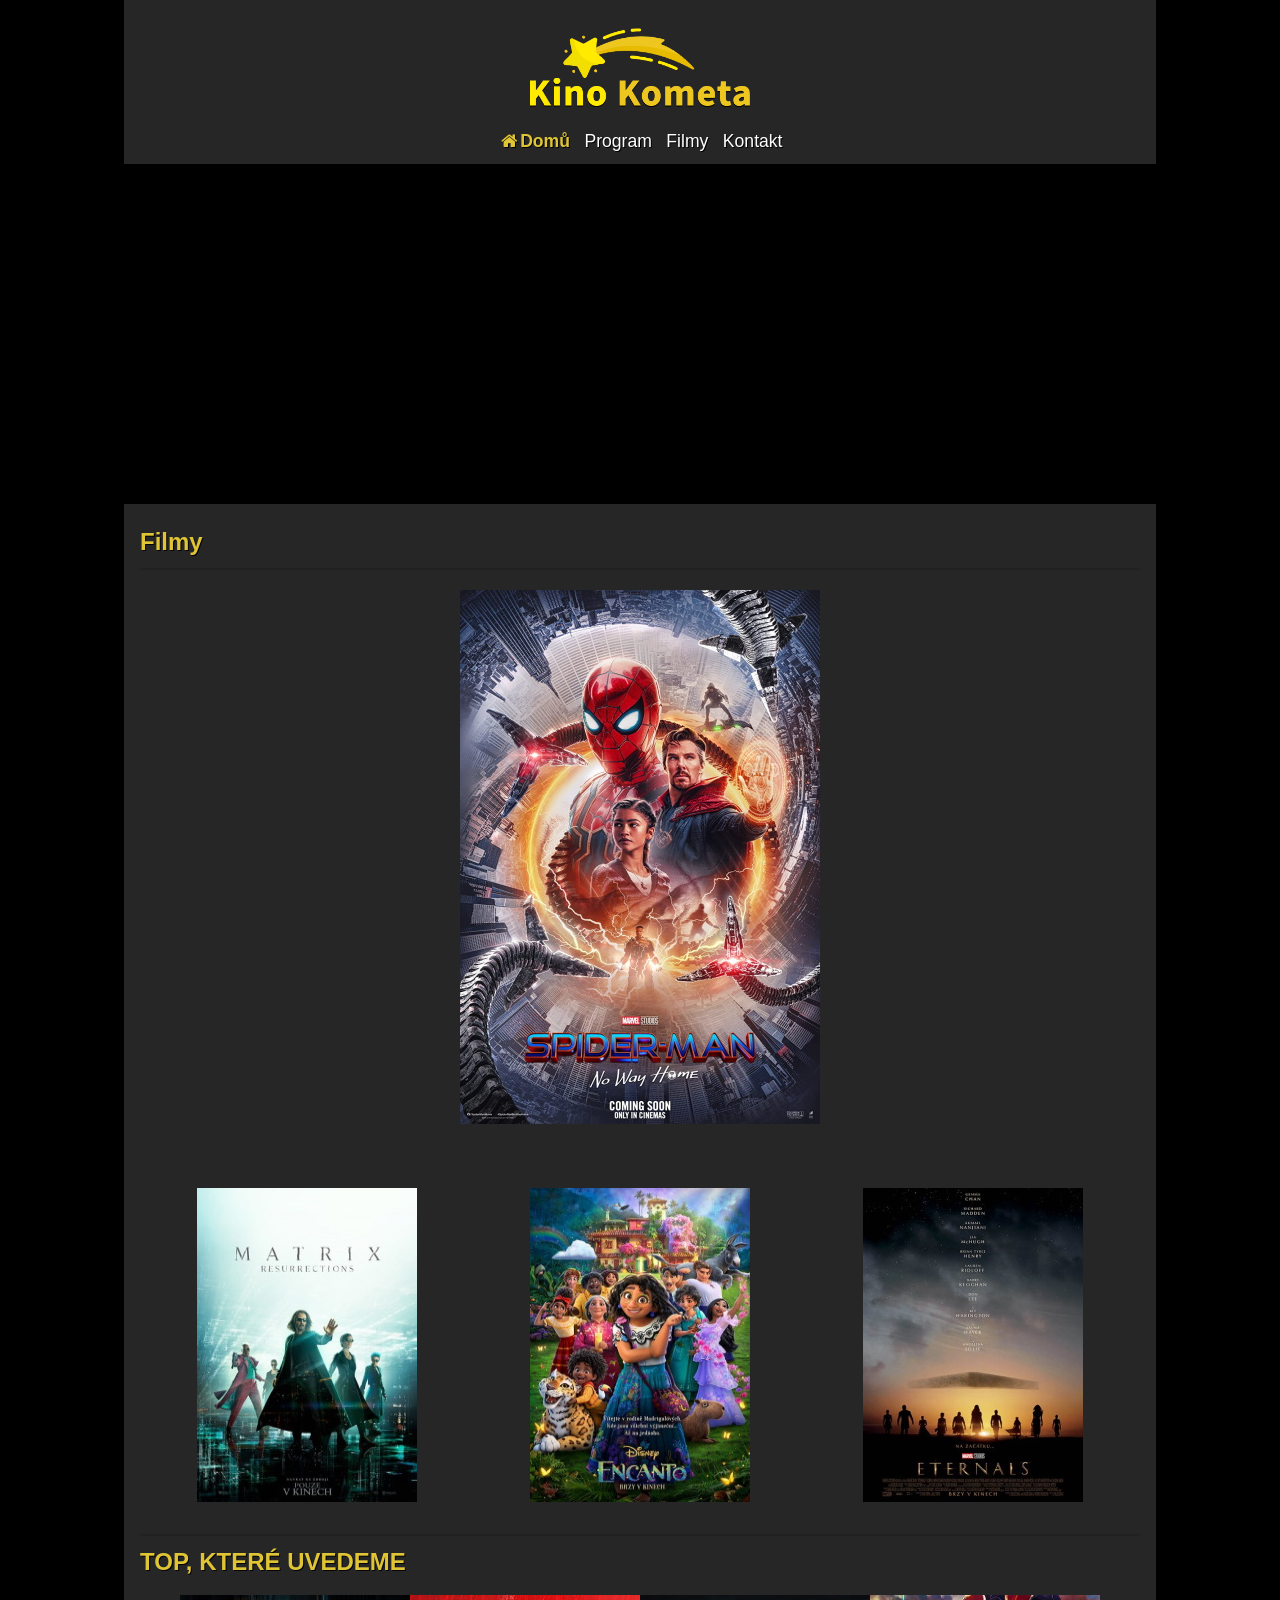
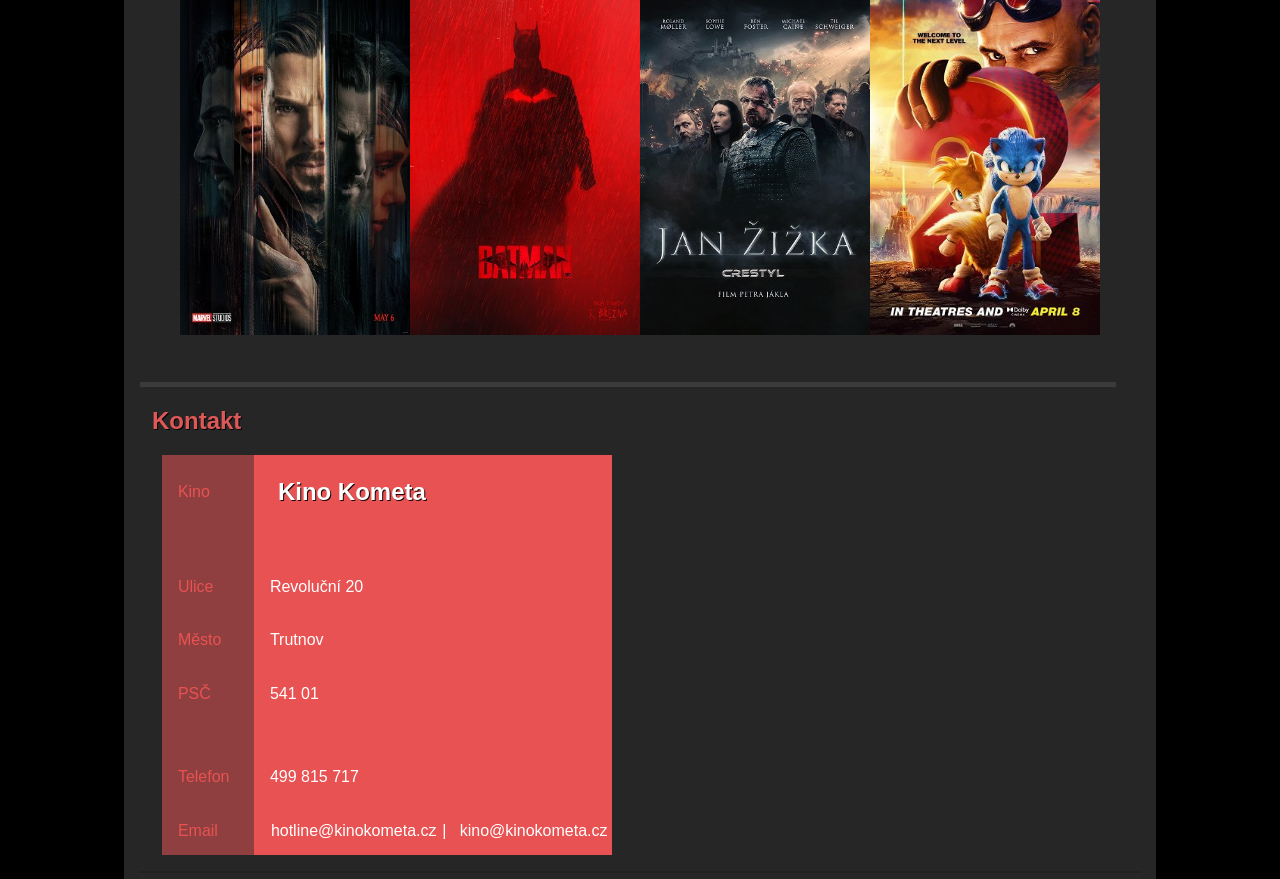
<file: index.html>
<!DOCTYPE html>
<html>
<head>
    <meta http-equiv="refresh" content="0; url=./kino-kometa/index.html">
    <title>Přesměrování...</title>
</head>
<body>
    <p>Pokud nebudete automaticky přesměrováni, <a href="./kino-kometa/index.html">klikněte zde</a>.</p>
</body>
</html>
</file>
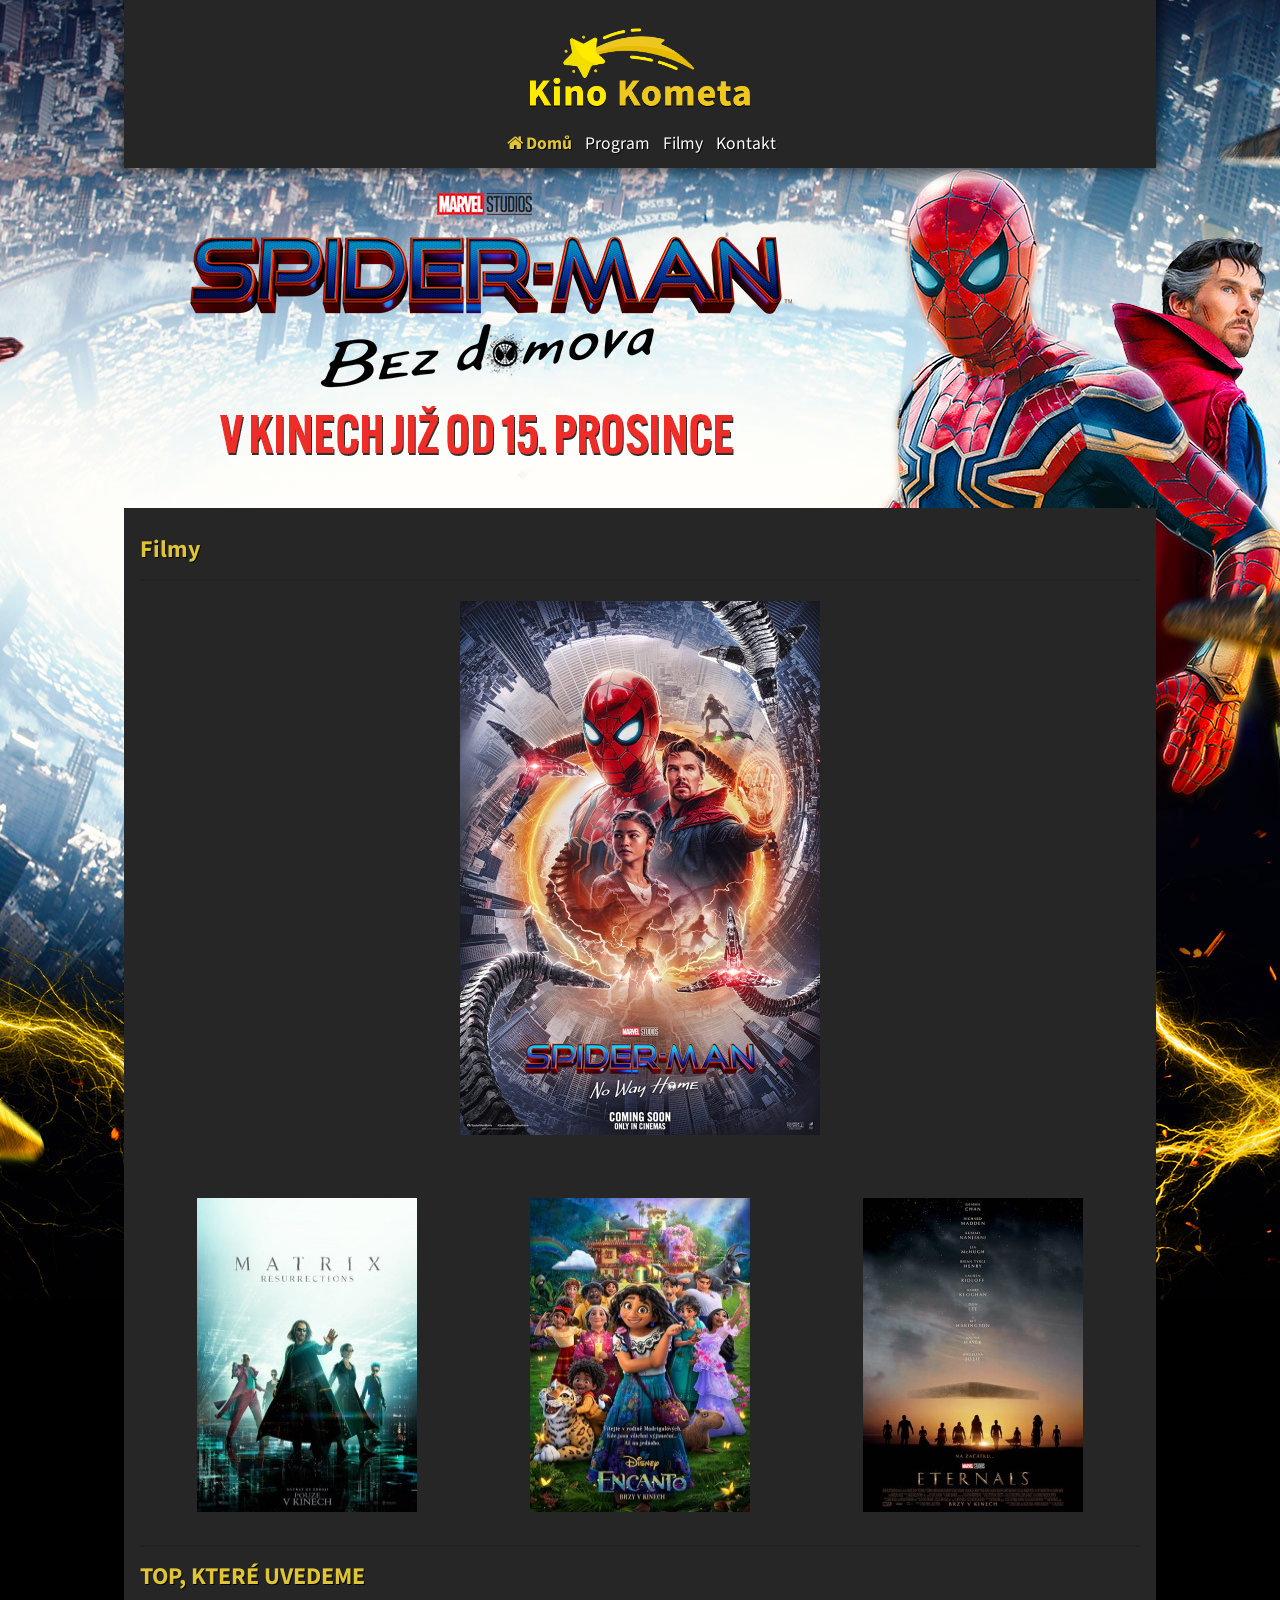
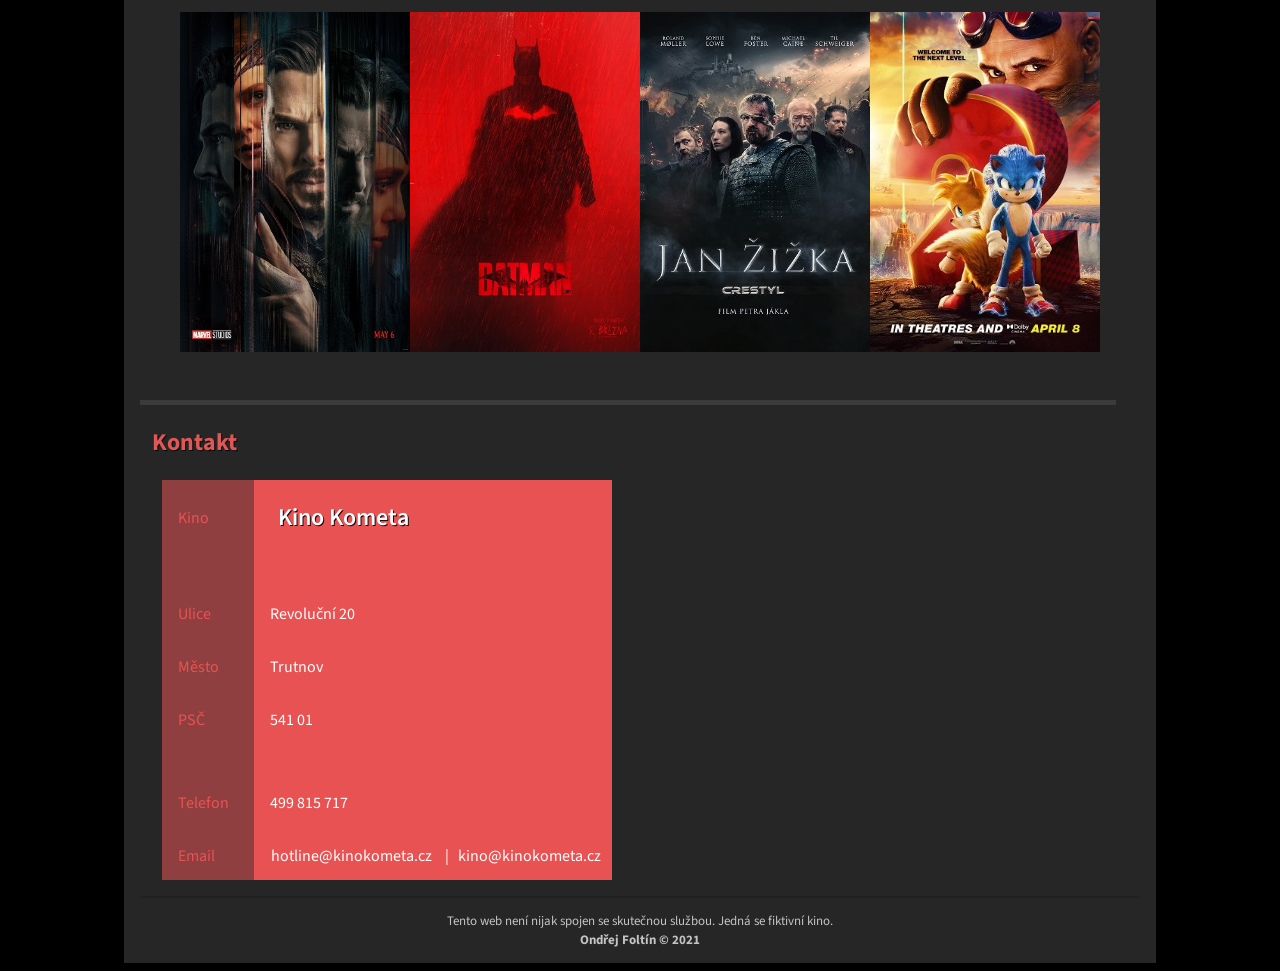
<file: kino-kometa/index.html>
<!DOCTYPE html>
<html lang="cs">

<head>
    <meta charset="UTF-8">
    <meta name="author" content="Ondřej Foltín">
    <title>Kino Kometa - Domů</title>
    <link rel="stylesheet" href="style.css">
    <link rel="stylesheet" href="https://cdnjs.cloudflare.com/ajax/libs/font-awesome/4.7.0/css/font-awesome.min.css">
    <link rel="shortcut icon" href="obrazky/kometa-ikona.png" type="image/x-icon">
    <script src="pozadi.js"></script>
</head>

<body>
    <div id="hlavicka">
        <header>
            <div id="logo">
            <img class="logo-obrazek" src="obrazky/logo2BIG.png" alt="">
            </div>
        </header>
        <nav>
            <div class="navigace">
                <a class="active" href="index.html"><i class="fa fa-fw fa-home"></i>Domů</a>
                <a href="program.html">Program</a>
                <a href="filmy.html">Filmy</a>
                <a href="index.html#kontakt">Kontakt</a>
            </div>
        </nav>
    </div>
    <div id="container">
        <main>
            <section id="filmy">
                <h2 style="color:rgb(223, 197, 53);">Filmy</h2>
                <div class="hlavnifilm">
                    <a class="spider-man" href="spiderman.html"><img src="plakaty/spider-man_nwh_doctor_strange_mj.jpg"
                            alt="Spider-Man: Bez Domova"></a>
                    <div class="middle">
                        <a href="spiderman.html">
                        <div class="text">Spider-Man: Bez domova</div>
                    </a>
                    </div>
                </div>
                <div class="dalsifilmy">
                    <div class="matrix-film">
                        <a class="matrix" href="matrix.html"><img src="plakaty/matrix4.jpg"
                                alt="The Matrix Resurrections"></a>
                        <div class="matrix-middle">
                            <a href="matrix.html">
                                <div class="text">The Matrix Resurrections</div>
                            </a>
                        </div>
                    </div>
                    <div class="encanto-film">
                        <a class="encanto" href="encanto.html"><img src="plakaty/encanto.jpg" alt="Encanto"></a>
                        <div class="encanto-middle">
                            <a href="encanto.html">
                                <div class="text">Encanto</div>
                            </a>
                        </div>
                    </div>
                    <div class="eternals-film">
                        <a class="eternals" href="eternals.html"><img src="plakaty/eternals2.jpg" alt="Eternals"></a>
                        <div class="eternals-middle">
                            <a href="eternals.html">
                                <div class="text">Eternals</div>
                            </a>
                        </div>
                    </div>
                </div>
            </section>
            <section id="uvedeme">
                <h2 style="color:rgb(223, 197, 53);">TOP, KTERÉ UVEDEME</h2>
                <div class="uvedeme-filmy">
                    <div class="doctorstrange2-film">
                        <a class="doctorstrange2" href="doctorstrange2.html"><img src="plakaty/doctorstrange2.jpg"
                                alt="Doctor Strange v multivesmíru šílenství"></a>
                        <div class="doctorstrange2-middle">
                            <a href="doctorstrange2.html">
                            <div class="text">Doctor Strange v multivesmíru šílenství</div>
                            </a>
                        </div>
                    </div>
                    <div class="batman-film">
                        <a class="batman" href="batman.html"><img src="plakaty/batman.jpg" alt="The Batman"></a>
                        <div class="batman-middle">
                            <a href="batman.html">
                            <div class="text">The Batman</div>
                            </a>
                        </div>
                    </div>
                    <div class="zizka-film">
                        <a class="zizka" href="zizka.html"><img src="plakaty/zizka.jpg" alt="Jan Žižka"></a>
                        <div class="zizka-middle">
                            <a href="zizka.html">
                            <div class="text">Jan Žižka</div>
                        </a>
                        </div>
                    </div>
                    <div class="sonic2-film">
                        <a class="sonic2" href="https://www.csfd.cz/film/891894-jezek-sonic-2/prehled/"><img src="plakaty/sonic.jpg" alt="Ježek Sonic 2"></a>
                        <div class="sonic2-middle">
                            <a href="https://www.csfd.cz/film/891894-jezek-sonic-2/prehled/">
                            <div class="text">Ježek Sonic 2</div>
                        </a>
                        </div>
             
                    </div>
                
            </div>
            </section>
            <section id="kontakt">
            <div id="kontakt-sekce">
                <h2 style="color: rgb(223, 88, 88);">Kontakt</h2>
                <div id="kontakt-info">
                    <div class="kontakty">
                        <div class="kontakty-vlevo">
                            <table id="tabulka">
                                <tr>
                                    <td class="kinoinfo">Kino</td>
                                    <td id="nadpis" class="kinoinfo2">Kino Kometa</td>
                                    <td></td>
                                </tr>
                                <tr>
                                    <td class="mezera-kontakt"></td>
                                    <td></td>
                                    <td></td>
                                </tr>
                                <tr>
                                    <td class="kinoinfo">Ulice</td>
                                    <td class="kinoinfo2">Revoluční 20</td>
                                    <td class="kinoinfo2"></td>
                                </tr>
                                <tr>
                                    <td class="mezera-kontakt2"></td>
                                    <td></td>
                                    <td></td>
                                </tr>
                                <tr>
                                    <td class="kinoinfo">Město</td>
                                    <td class="kinoinfo2">Trutnov</td>
                                    <td></td>
                                </tr>
                                <tr>
                                    <td class="mezera-kontakt2"></td>
                                    <td></td>
                                    <td></td>
                                </tr>
                                <tr>
                                    <td class="kinoinfo">PSČ</td>
                                    <td class="kinoinfo2">541 01</td>
                                    <td></td>
                                </tr>
                                <tr>
                                    <td class="mezera-kontakt"></td>
                                    <td></td>
                                    <td></td>
                                </tr>
                                <tr>
                                    <td class="kinoinfo">Telefon</td>
                                    <td class="kinoinfo2">499 815 717</td>
                                    <td></td>
                                </tr>
                                <tr>
                                    <td class="mezera-kontakt2"></td>
                                    <td></td>
                                    <td></td>
                                </tr>
                                <tr>
                                    <td class="kinoinfo">Email</td>
                                    <td><span class="kinoinfo2">hotline@kinokometa.cz</span></td>
                                    <td>|&nbsp;&nbsp; <span style="margin-left: -1em;" class="kinoinfo2">kino@kinokometa.cz</span></td>
                                </tr>
                        </table>
                    </div>
                <div id="kontakty-vpravo">
                    <iframe class="google-map"
                        src="https://www.google.com/maps/embed?pb=!1m18!1m12!1m3!1d1267.2432379327824!2d15.916569617148424!3d50.562319153985456!2m3!1f0!2f0!3f0!3m2!1i1024!2i768!4f13.1!3m3!1m2!1s0x470e8c9dd7677dbd%3A0xcac94fbcfbcf97f7!2zVmVzbcOtcg!5e0!3m2!1scs!2scz!4v1641425320384!5m2!1scs!2scz"
                        width="450" height="400" style="border:0;" allowfullscreen="" loading="lazy"></iframe>
                </div>
            </div>
            </div>
        </div>
            </section>
        </main>
        <footer>
            <p>Tento web není nijak spojen se skutečnou službou. Jedná se fiktivní kino.</p>
            <p><b>Ondřej Foltín &copy; 2021</b></p>
        </footer>
    </div>
</body>

</html>
</file>
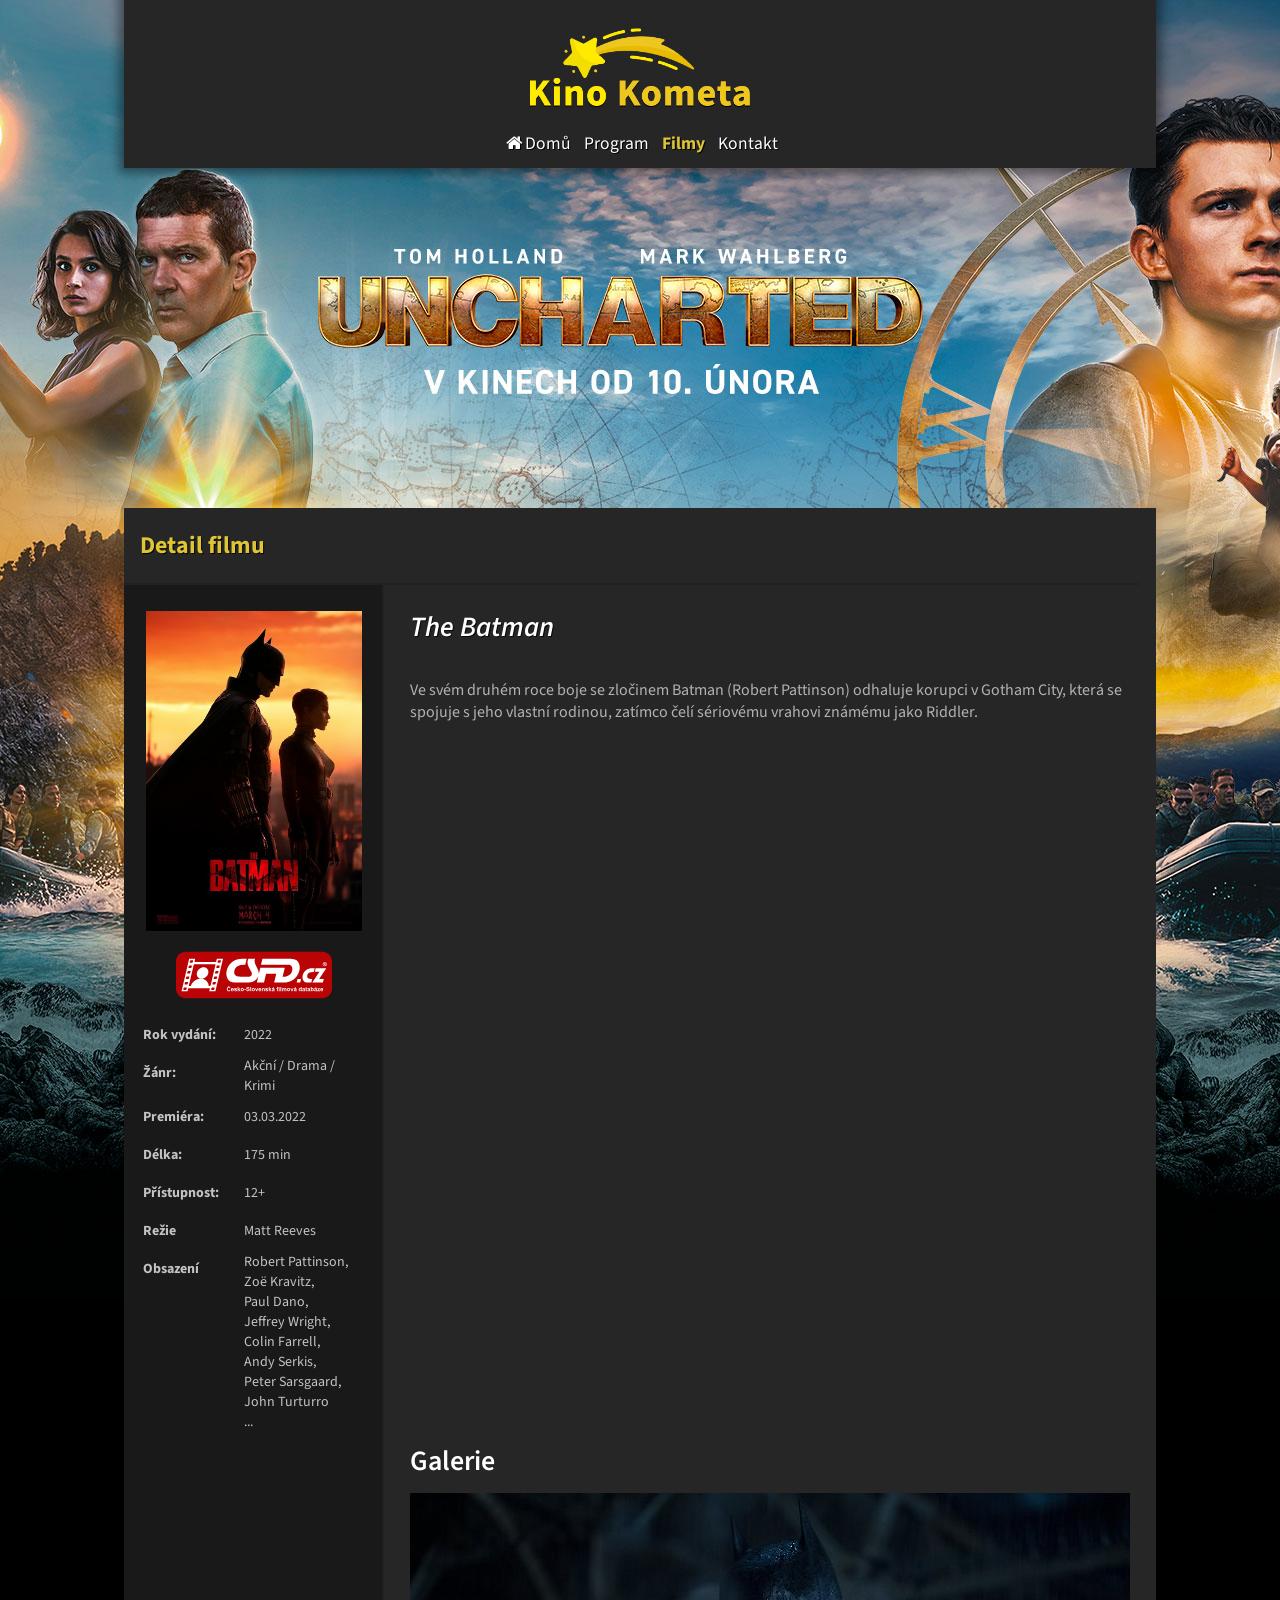
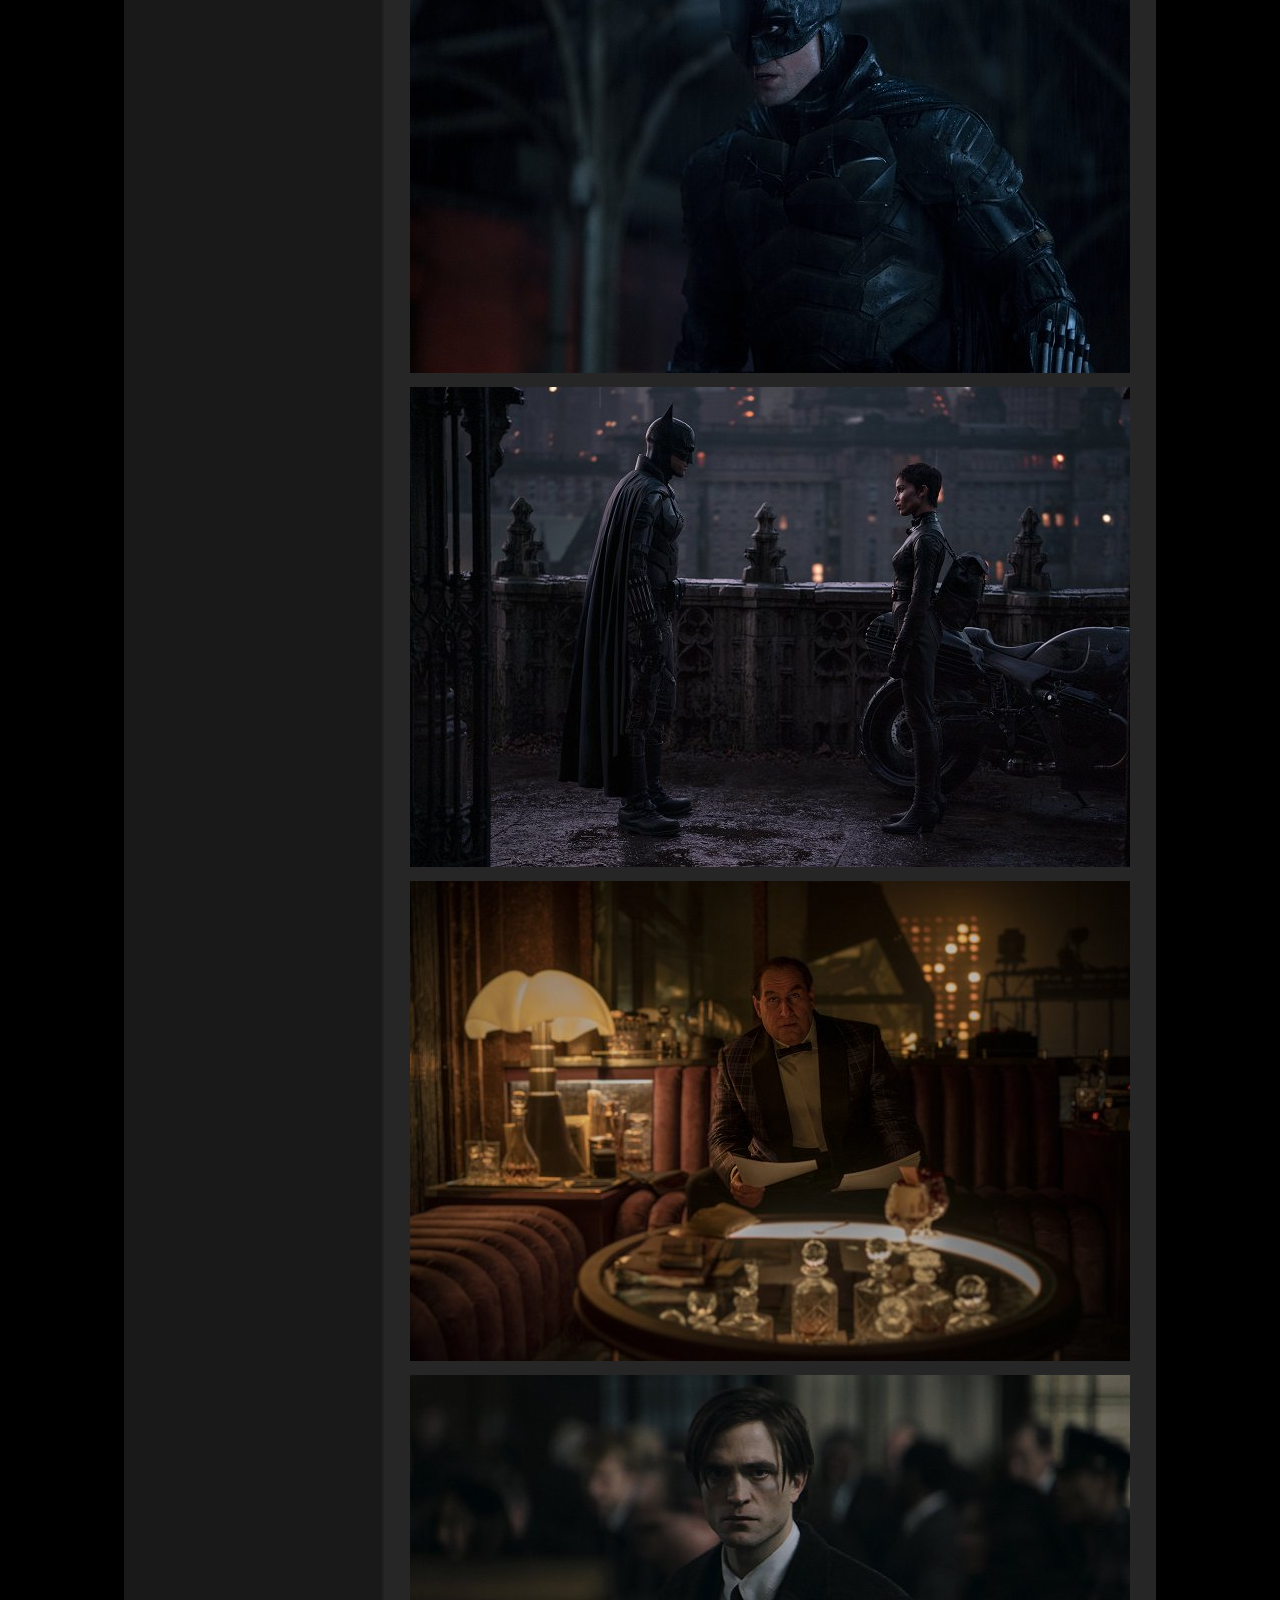
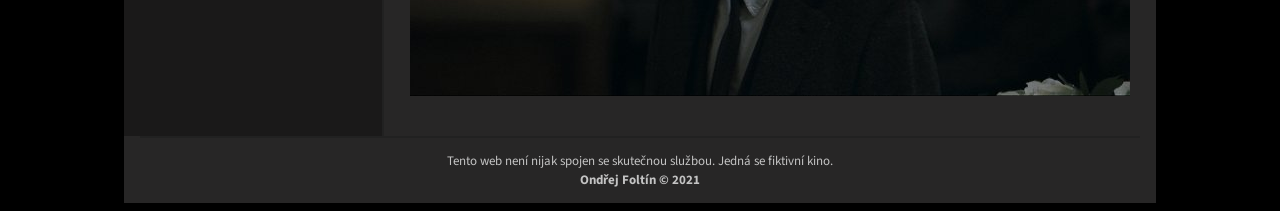
<file: kino-kometa/batman.html>
<!DOCTYPE html>
<html lang="cs">

<head>
    <meta charset="UTF-8">
    <meta name="author" content="Ondřej Foltín">
    <title>Kino Kometa - Filmy - The Batman</title>
    <link rel="stylesheet" href="style.css">
    <link rel="stylesheet" href="film.css">
    <link rel="shortcut icon" href="obrazky/kometa-ikona.png" type="image/x-icon">
    <link rel="stylesheet" href="https://cdnjs.cloudflare.com/ajax/libs/font-awesome/4.7.0/css/font-awesome.min.css">
    <script src="galerie.js"></script>
    <script src="pozadi.js"></script>
</head>

<body>
    <div id="hlavicka">
        <header>
            <div id="logo">
                <img class="logo-obrazek" src="obrazky/logo2BIG.png" alt="">
            </div>
        </header>
        <nav>
            <div class="navigace">
                <a href="index.html"><i class="fa fa-fw fa-home"></i>Domů</a>
                <a href="program.html">Program</a>
                <a class="active" href="filmy.html">Filmy</a>
                <a href="index.html#kontakt">Kontakt</a>
            </div>
        </nav>
    </div>
    <div id="container">
        <main>
            <h2>Detail filmu</h2>
            <hr class="hr">
            <div class="row">
                <div class="column left">
                    <img class="poster" src="plakaty/batman2.jpg" alt="Malý Matrix">
                    <a href="https://www.csfd.cz/film/323329-the-batman/prehled/" target="_blank"><img id="csfd"
                            src="obrazky/csfd.svg" alt="ČSFD"></a>
                    <div class="detaily">
                        <table>
                            <tr>
                                <td></td>
                                <td class="mezera"></td>
                                <td></td>
                            </tr>
                            <tr>
                                <th>Rok vydání:</th>
                                <td></td>
                                <td>2022</td>
                            </tr>
                            <tr>
                                <th>Žánr:</th>
                                <td></td>
                                <td>Akční / Drama / Krimi</td>
                            </tr>
                            <tr>
                                <th>Premiéra:</th>
                                <td></td>
                                <td>03.03.2022</td>
                            </tr>
                            <tr>
                                <th>Délka:</th>
                                <td></td>
                                <td>175 min</td>
                            </tr>
                            <tr>
                                <th>Přístupnost:</th>
                                <td></td>
                                <td>12+</td>
                            </tr>
                            <tr>
                                <th>Režie</th>
                                <td></td>
                                <td>Matt Reeves</td>
                            </tr>
                            <tr>
                                <th>Obsazení</th>
                                <td></td>
                                <td>Robert Pattinson,<br> Zoë Kravitz, <br> Paul Dano, <br> Jeffrey Wright, <br> Colin
                                    Farrell, <br> Andy
                                    Serkis, <br> Peter Sarsgaard, <br> John Turturro <br>...
                                </td>
                            </tr>
                        </table>
                    </div>

                    <div class="vl"></div>
                </div>
                <div class="column right">
                    <div class="o-filmu">
                        <p class="nazevfilmu"><i>The Batman</i></p>
                        <p class="popis">Ve svém druhém roce boje se zločinem Batman (Robert Pattinson) odhaluje korupci
                            v Gotham City, která se spojuje s jeho vlastní rodinou, zatímco čelí sériovému vrahovi
                            známému jako Riddler.</p>
                        <div class="trailer">
                            <iframe width="560" height="315" src="https://www.youtube.com/embed/qrOJqYBphHE"
                                title="Uncharted trailer" frameborder="0"
                                allow="accelerometer; autoplay; clipboard-write; encrypted-media; gyroscope; picture-in-picture"
                                allowfullscreen></iframe>
                            <iframe width="560" height="315" src="https://www.youtube.com/embed/TVqz_6cy3Sw"
                            title="Uncharted trailer" frameborder="0"
                            allow="accelerometer; autoplay; clipboard-write; encrypted-media; gyroscope; picture-in-picture"
                            allowfullscreen></iframe>
                        </div>
                        <div class="galerie">
                            <p>Galerie</p>
                            <img src="obrazky/batman/165966984_6587d1.jpg" alt="">
                            <img src="obrazky/batman/165966986_65ca36.jpg" alt="">
                            <img src="obrazky/batman/165966988_1f66b0.jpg" alt="">
                            <img src="obrazky/batman/165967004_e1680b.jpg" alt="">
                        </div>
                    </div>
                </div>
            </div>
        </main>
        <footer>
            <p>Tento web není nijak spojen se skutečnou službou. Jedná se fiktivní kino.</p>
            <p><b>Ondřej Foltín &copy; 2021</b></p>
        </footer>
    </div>
</body>

</html>
</file>
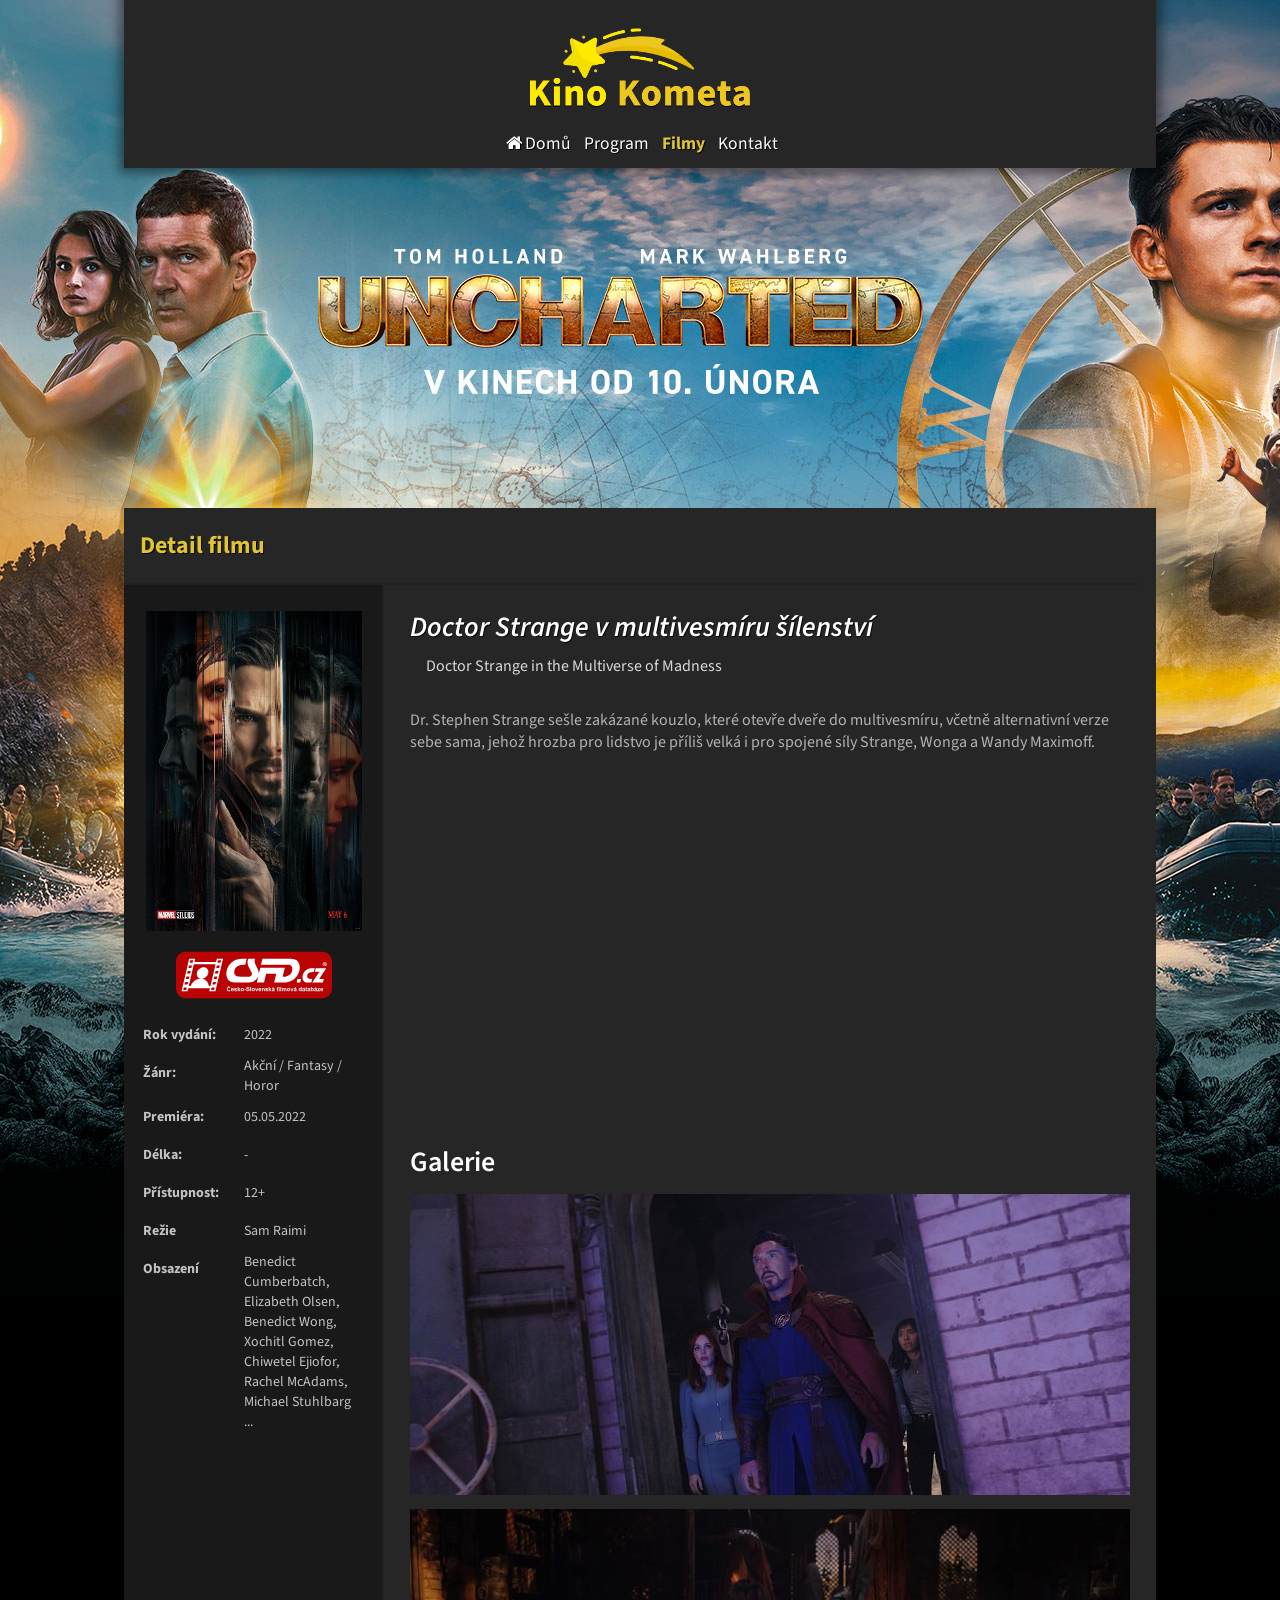
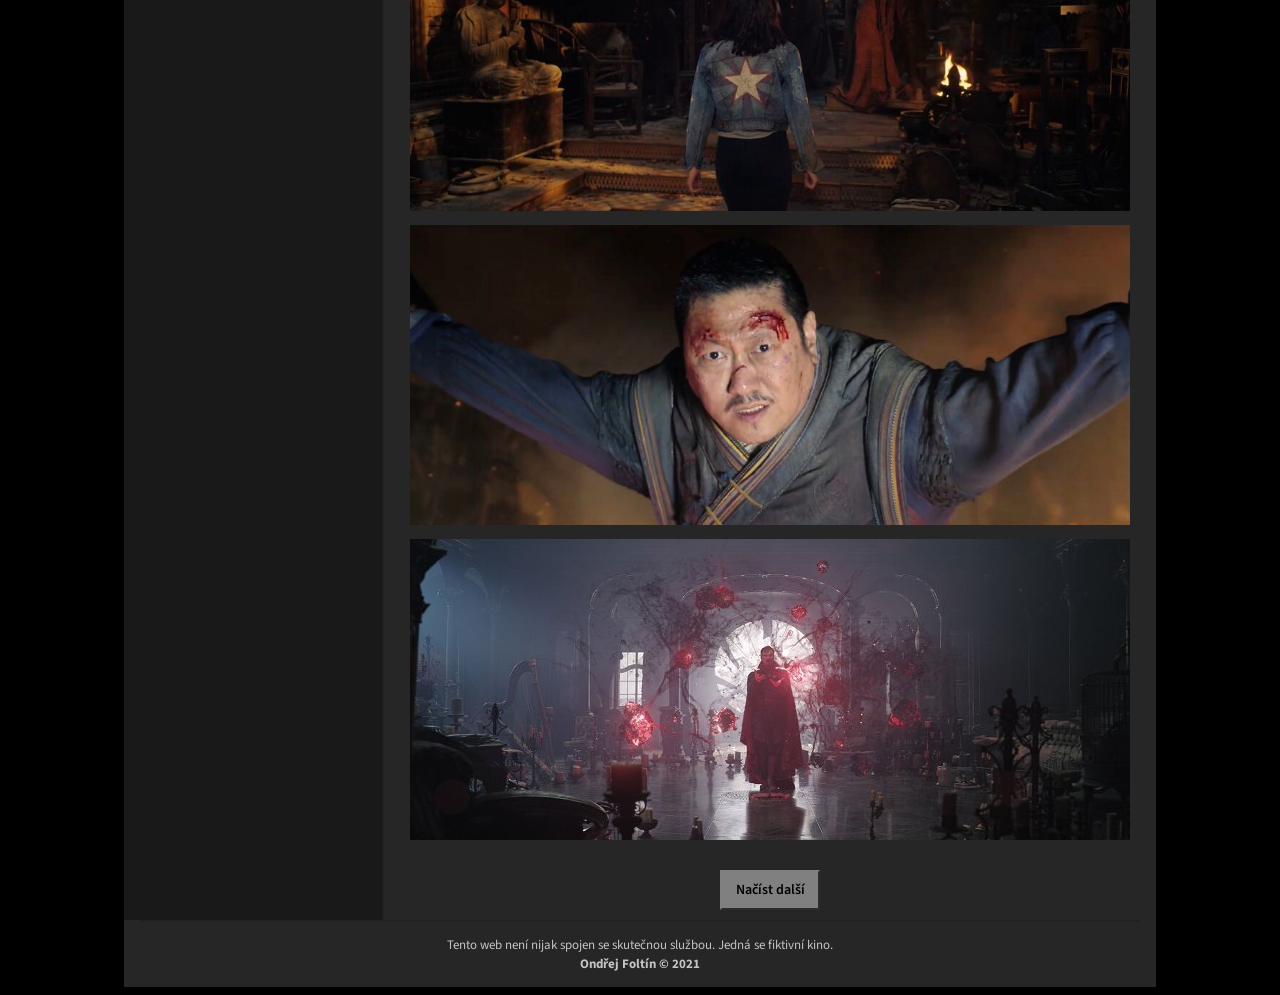
<file: kino-kometa/doctorstrange2.html>
<!DOCTYPE html>
<html lang="cs">

<head>
    <meta charset="UTF-8">
    <meta name="author" content="Ondřej Foltín">
    <title>Kino Kometa - Filmy - Doctor Strange v multivesmíru šílenství</title>
    <link rel="stylesheet" href="style.css">
    <link rel="stylesheet" href="film.css">
    <link rel="shortcut icon" href="obrazky/kometa-ikona.png" type="image/x-icon">
    <link rel="stylesheet" href="https://cdnjs.cloudflare.com/ajax/libs/font-awesome/4.7.0/css/font-awesome.min.css">
    <script src="galerie.js"></script>
    <script src="pozadi.js"></script>
</head>

<body>
    <div id="hlavicka">
        <header>
            <div id="logo">
                <img class="logo-obrazek" src="obrazky/logo2BIG.png" alt="">
            </div>
        </header>
        <nav>
            <div class="navigace">
                <a href="index.html"><i class="fa fa-fw fa-home"></i>Domů</a>
                <a href="program.html">Program</a>
                <a class="active" href="filmy.html">Filmy</a>
                <a href="index.html#kontakt">Kontakt</a>
            </div>
        </nav>
    </div>
    <div id="container">
        <main>
            <h2>Detail filmu</h2>
            <hr class="hr">
            <div class="row">
                <div class="column left">
                    <img class="poster" src="plakaty/doctorstrange2.jpg" alt="Malý DS2">
                    <a href="https://www.csfd.cz/film/749440-doctor-strange-v-mnohovesmiru-silenstvi/prehled"
                        target="_blank"><img id="csfd" src="obrazky/csfd.svg" alt="ČSFD"></a>
                    <div class="detaily">
                        <table>
                            <tr>
                                <td></td>
                                <td class="mezera"></td>
                                <td></td>
                            </tr>
                            <tr>
                                <th>Rok vydání:</th>
                                <td></td>
                                <td>2022</td>
                            </tr>
                            <tr>
                                <th>Žánr:</th>
                                <td></td>
                                <td>Akční / Fantasy / Horor</td>
                            </tr>
                            <tr>
                                <th>Premiéra:</th>
                                <td></td>
                                <td>05.05.2022</td>
                            </tr>
                            <tr>
                                <th>Délka:</th>
                                <td></td>
                                <td>-</td>
                            </tr>
                            <tr>
                                <th>Přístupnost:</th>
                                <td></td>
                                <td>12+</td>
                            </tr>
                            <tr>
                                <th>Režie</th>
                                <td></td>
                                <td>Sam Raimi</td>
                            </tr>
                            <tr>
                                <th>Obsazení</th>
                                <td></td>
                                <td> Benedict Cumberbatch,<br> Elizabeth Olsen,<br> Benedict Wong,<br> Xochitl
                                    Gomez,<br> Chiwetel Ejiofor,<br> Rachel McAdams,<br> Michael Stuhlbarg<br>...
                                </td>
                            </tr>
                        </table>
                    </div>

                    <div class="vl"></div>
                </div>
                <div class="column right">
                    <div class="o-filmu">
                        <p class="nazevfilmu"><i>Doctor Strange v multivesmíru šílenství</i></p>
                        <p class="podtext">Doctor Strange in the Multiverse of Madness</p>
                        <p class="popis">Dr. Stephen Strange sešle zakázané kouzlo, které otevře dveře do multivesmíru,
                            včetně alternativní verze sebe sama, jehož hrozba pro lidstvo je příliš velká i pro spojené
                            síly Strange, Wonga a Wandy Maximoff.</p>
                        <div class="trailer">
                            <iframe width="560" height="315" src="https://www.youtube.com/embed/xPPWTyl5Brg"
                                title="Uncharted trailer" frameborder="0"
                                allow="accelerometer; autoplay; clipboard-write; encrypted-media; gyroscope; picture-in-picture"
                                allowfullscreen></iframe>
                        </div>
                        <div class="galerie">
                            <p>Galerie</p>
                            <img src="obrazky/doctorstrange2/165928169_c2306e.jpg" alt="">
                            <img src="obrazky/doctorstrange2/ds2_2.jpg" alt="">
                            <img src="obrazky/doctorstrange2/ds2_3.jpg" alt="">
                            <img src="obrazky/doctorstrange2/165928170_21af1a.jpg" alt="">
                        </div>
                        <div id="nacist">
                            <button onclick="myFunction()">Načíst další</button>
                        </div>
                        <div id="myDIV">
                            <img src="obrazky/doctorstrange2/165928171_fa3c23.jpg" alt="">
                            <img src="obrazky/doctorstrange2/165928172_cd9185.jpg" alt="">
                            <img src="obrazky/doctorstrange2/ds2_4.png" alt="Bully Dr. Strange">
                        </div>
                    </div>
                </div>
            </div>
        </main>
        <footer>
            <p>Tento web není nijak spojen se skutečnou službou. Jedná se fiktivní kino.</p>
            <p><b>Ondřej Foltín &copy; 2021</b></p>
        </footer>
    </div>
</body>

</html>
</file>
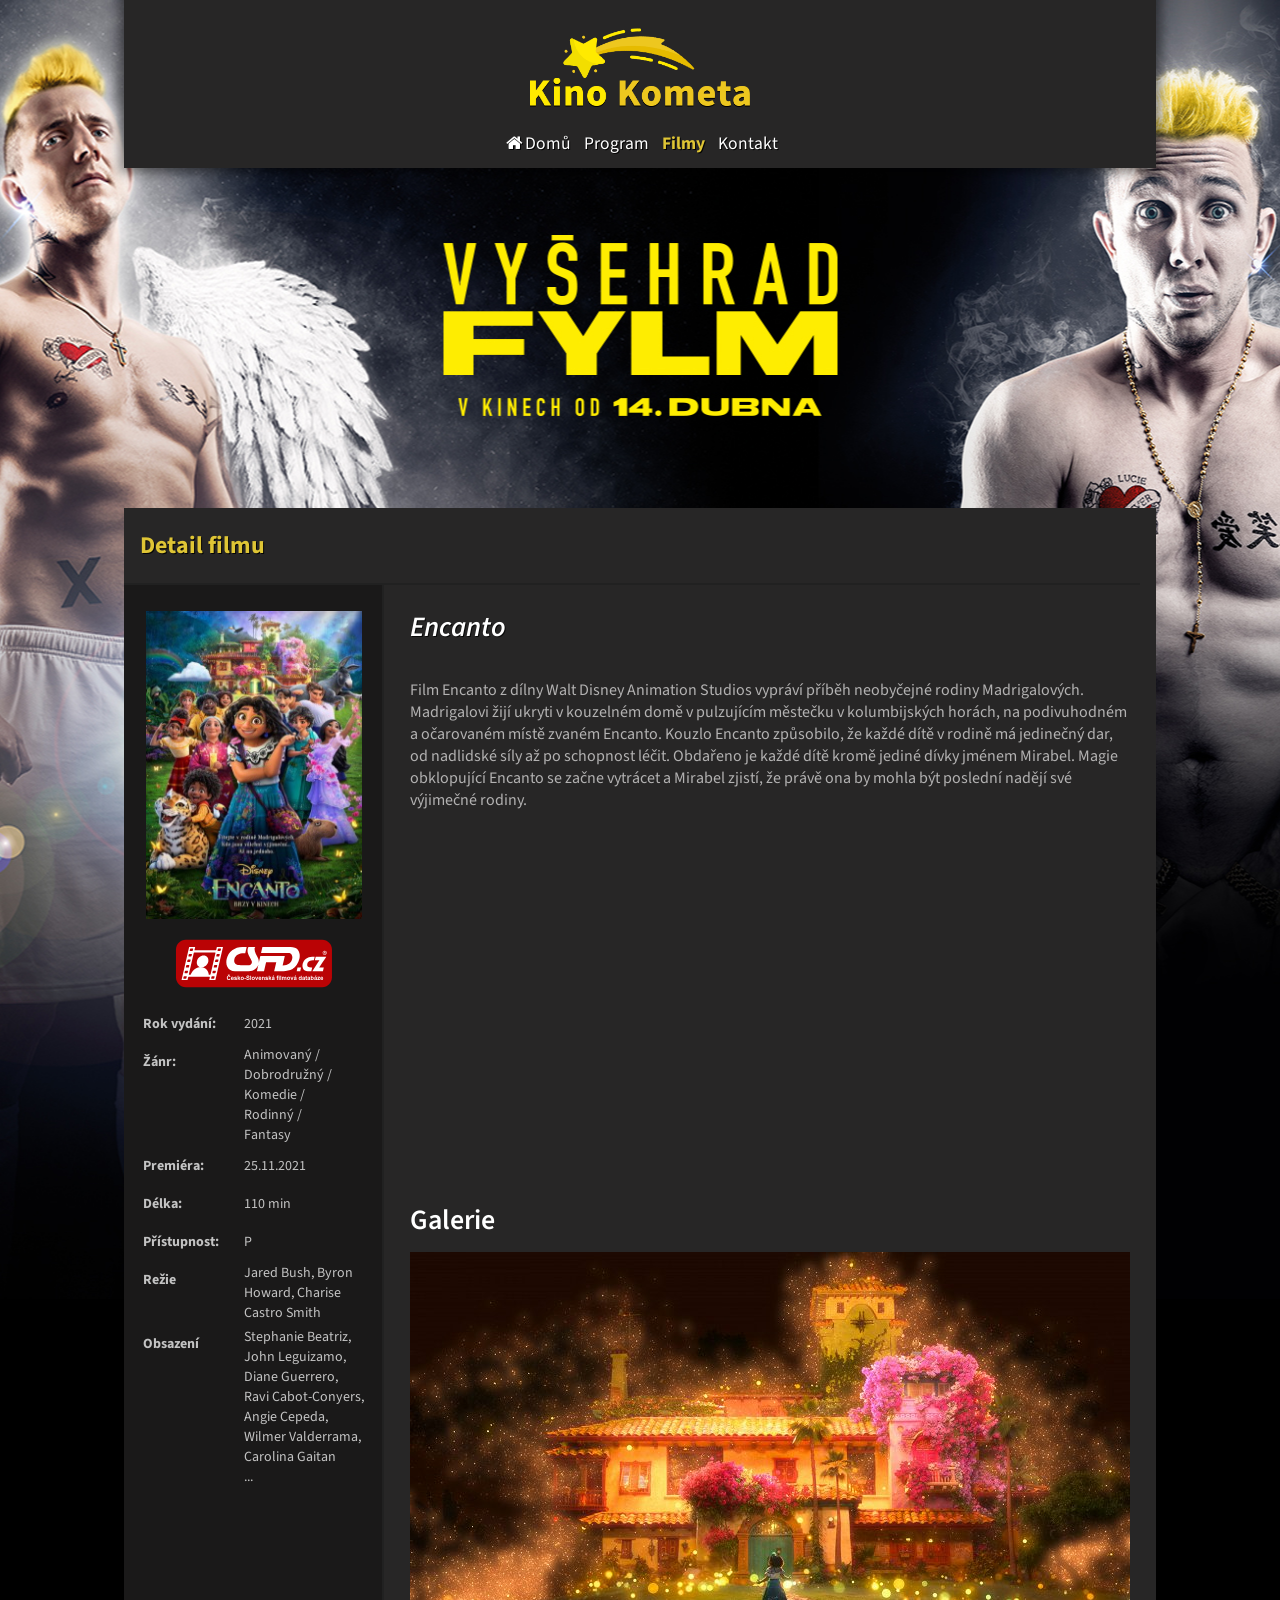
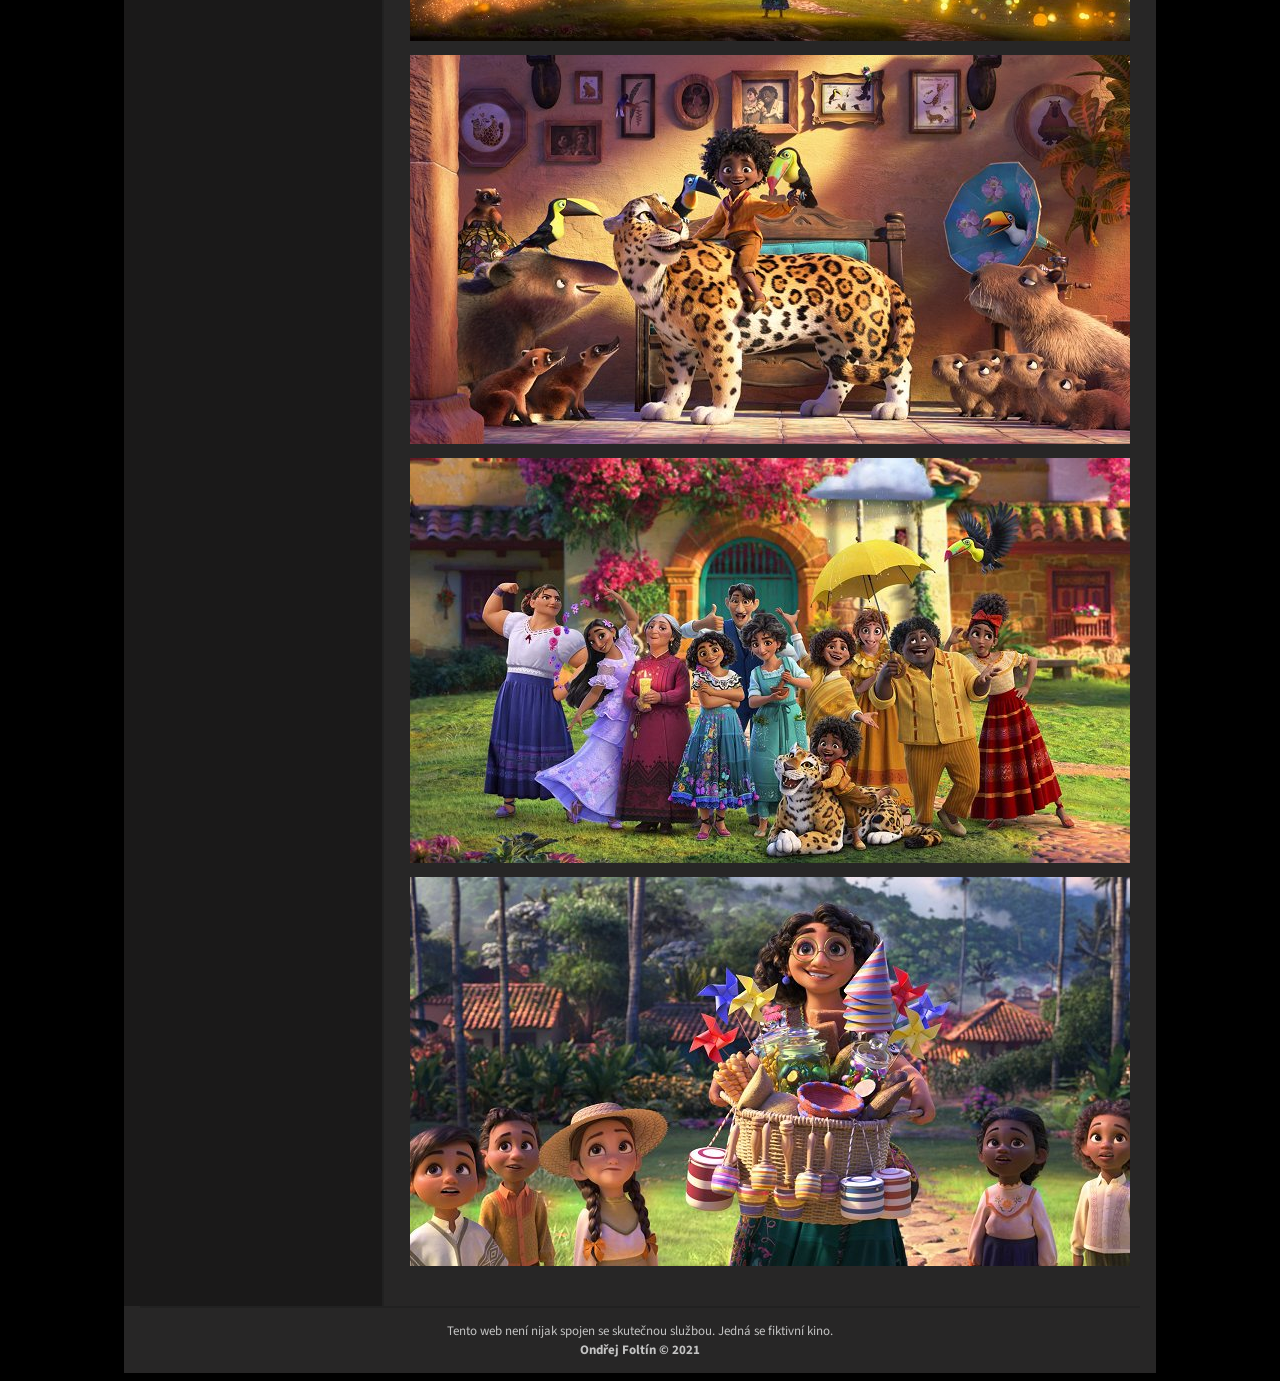
<file: kino-kometa/encanto.html>
<!DOCTYPE html>
<html lang="cs">

<head>
    <meta charset="UTF-8">
    <meta name="author" content="Ondřej Foltín">
    <title>Kino Kometa - Filmy - Encanto</title>
    <link rel="stylesheet" href="style.css">
    <link rel="stylesheet" href="film.css">
    <link rel="shortcut icon" href="obrazky/kometa-ikona.png" type="image/x-icon">
    <link rel="stylesheet" href="https://cdnjs.cloudflare.com/ajax/libs/font-awesome/4.7.0/css/font-awesome.min.css">
    <script src="galerie.js"></script>
    <script src="pozadi.js"></script>
</head>

<body>
    <div id="hlavicka">
        <header>
            <div id="logo">
                <img class="logo-obrazek" src="obrazky/logo2BIG.png" alt="">
            </div>
        </header>
        <nav>
            <div class="navigace">
                <a href="index.html"><i class="fa fa-fw fa-home"></i>Domů</a>
                <a href="program.html">Program</a>
                <a class="active" href="filmy.html">Filmy</a>
                <a href="index.html#kontakt">Kontakt</a>
            </div>
        </nav>
    </div>
    <div id="container">
        <main>
            <h2>Detail filmu</h2>
            <hr class="hr">
            <div class="row">
                <div class="column left">
                    <img class="poster" src="plakaty/encanto.jpg" alt="Malý Matrix">
                    <a href="https://www.csfd.cz/film/954411-encanto/prehled/" target="_blank"><img
                            id="csfd" src="obrazky/csfd.svg" alt="ČSFD"></a>
                    <div class="detaily">
                        <table>
                            <tr>
                                <td></td>
                                <td class="mezera"></td>
                                <td></td>
                            </tr>
                            <tr>
                                <th>Rok vydání:</th>
                                <td></td>
                                <td>2021</td>
                            </tr>
                            <tr>
                                <th>Žánr:</th>
                                <td></td>
                                <td>Animovaný /<br> Dobrodružný /<br> Komedie /<br> Rodinný /<br> Fantasy</td>
                            </tr>
                            <tr>
                                <th>Premiéra:</th>
                                <td></td>
                                <td>25.11.2021</td>
                            </tr>
                            <tr>
                                <th>Délka:</th>
                                <td></td>
                                <td>110 min</td>
                            </tr>
                            <tr>
                                <th>Přístupnost:</th>
                                <td></td>
                                <td>P</td>
                            </tr>
                            <tr>
                                <th>Režie</th>
                                <td></td>
                                <td>Jared Bush, Byron Howard, Charise Castro Smith</td>
                            </tr>
                            <tr>
                                <th>Obsazení</th>
                                <td></td>
                                <td>Stephanie Beatriz,<br> John Leguizamo,<br> Diane Guerrero,<br> Ravi Cabot-Conyers,<br> Angie Cepeda,
                                    Wilmer Valderrama,<br> Carolina Gaitan<br>...
                                </td>
                            </tr>
                        </table>
                    </div>

                    <div class="vl"></div>
                </div>
                <div class="column right">
                    <div class="o-filmu">
                        <p class="nazevfilmu"><i>Encanto</i></p>
                        <p class="popis">Film Encanto z dílny Walt Disney Animation Studios vypráví příběh neobyčejné
                            rodiny Madrigalových. Madrigalovi žijí ukryti v kouzelném domě v pulzujícím městečku v
                            kolumbijských horách, na podivuhodném a očarovaném místě zvaném Encanto. Kouzlo Encanto
                            způsobilo, že každé dítě v rodině má jedinečný dar, od nadlidské síly až po schopnost léčit.
                            Obdařeno je každé dítě kromě jediné dívky jménem Mirabel. Magie obklopující Encanto se začne
                            vytrácet a Mirabel zjistí, že právě ona by mohla být poslední nadějí své výjimečné rodiny.
                        </p>
                        <div class="trailer">
                            <iframe width="560" height="315" src="https://www.youtube.com/embed/UB4p8jRui1s"
                                title="Encanto trailer č.1" frameborder="0"
                                allow="accelerometer; autoplay; clipboard-write; encrypted-media; gyroscope; picture-in-picture"
                                allowfullscreen></iframe>
                        </div>
                        <div class="galerie">
                            <p>Galerie</p>
                            <img src="obrazky/encanto/dum.jpg" alt="Dům">
                            <img src="obrazky/encanto/animals.jpg" alt="Zvířata">
                            <img src="obrazky/encanto/encanto-family.jpg" alt="Rodina">
                            <img src="obrazky/encanto/nevimpani.jpg" alt="Paní">
                        </div>
                    </div>
                </div>
            </div>
        </main>
        <footer>
            <p>Tento web není nijak spojen se skutečnou službou. Jedná se fiktivní kino.</p>
            <p><b>Ondřej Foltín &copy; 2021</b></p>
        </footer>
    </div>
</body>

</html>
</file>
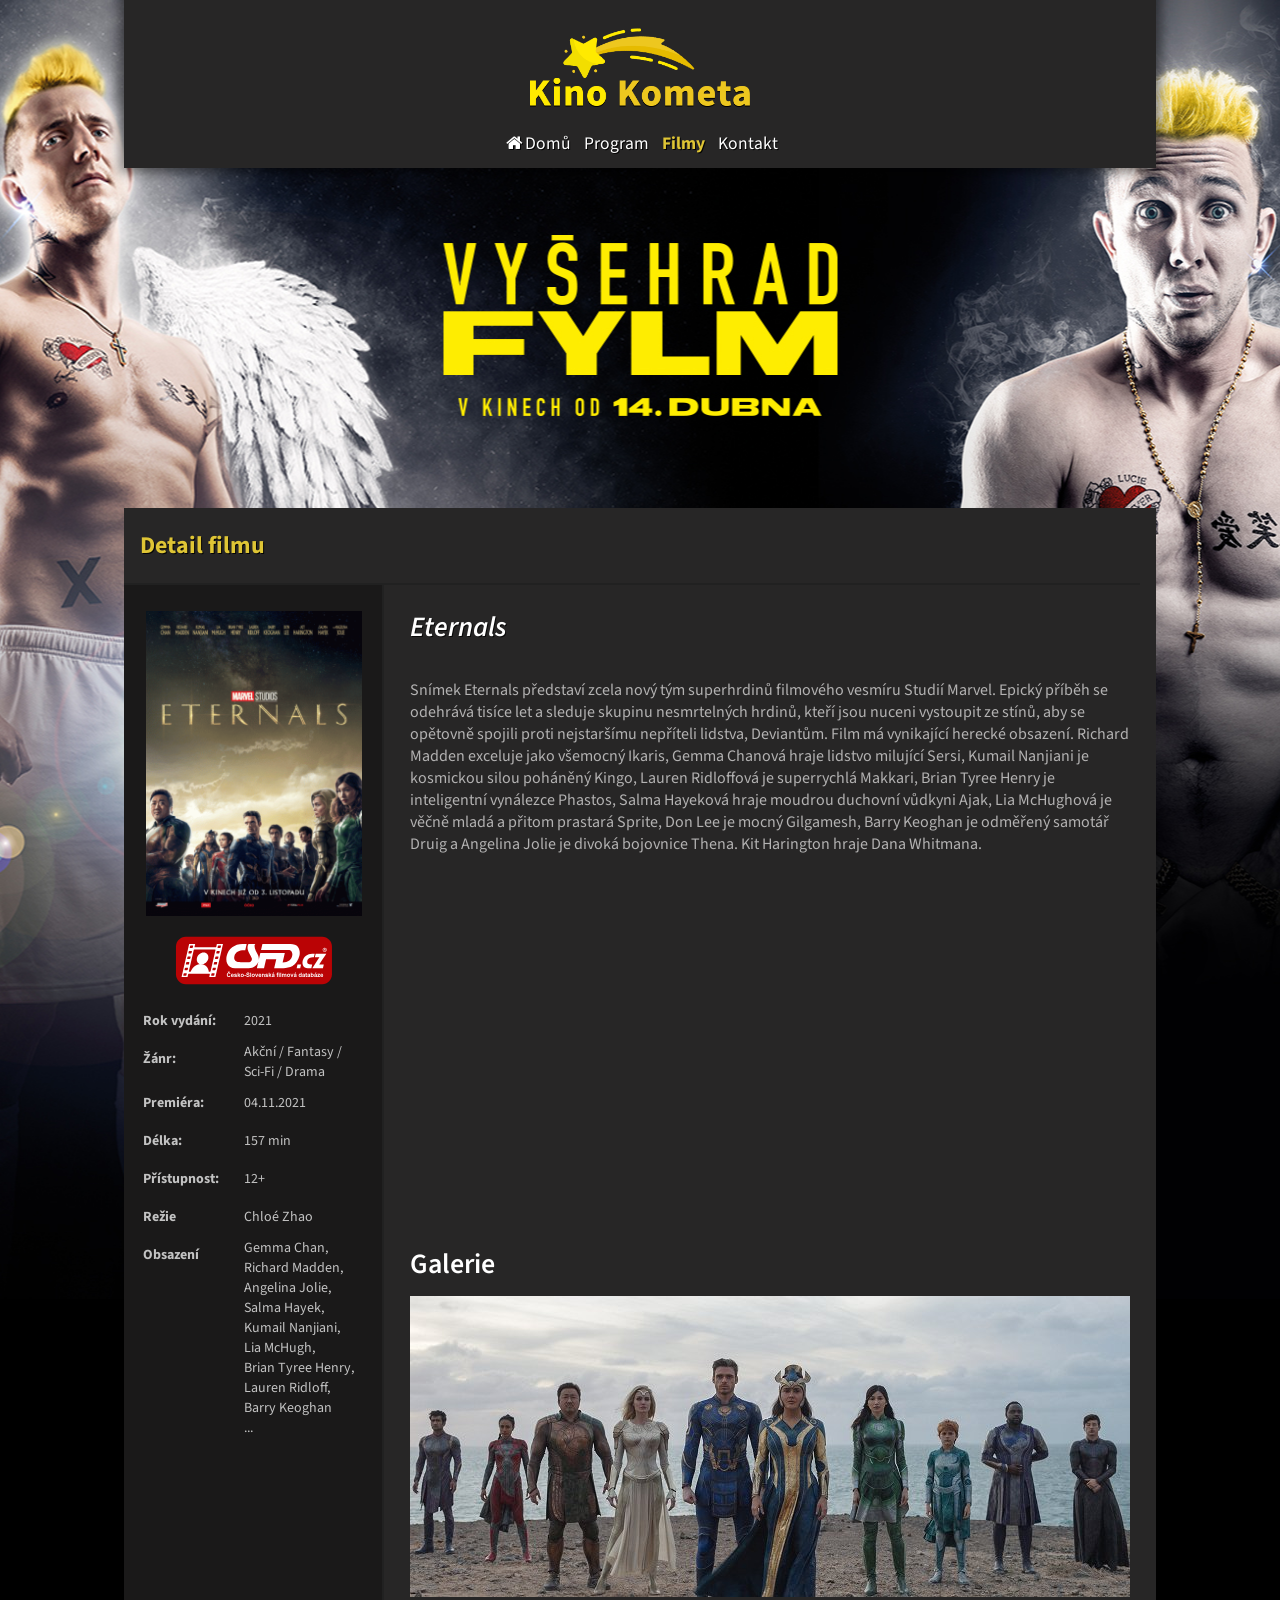
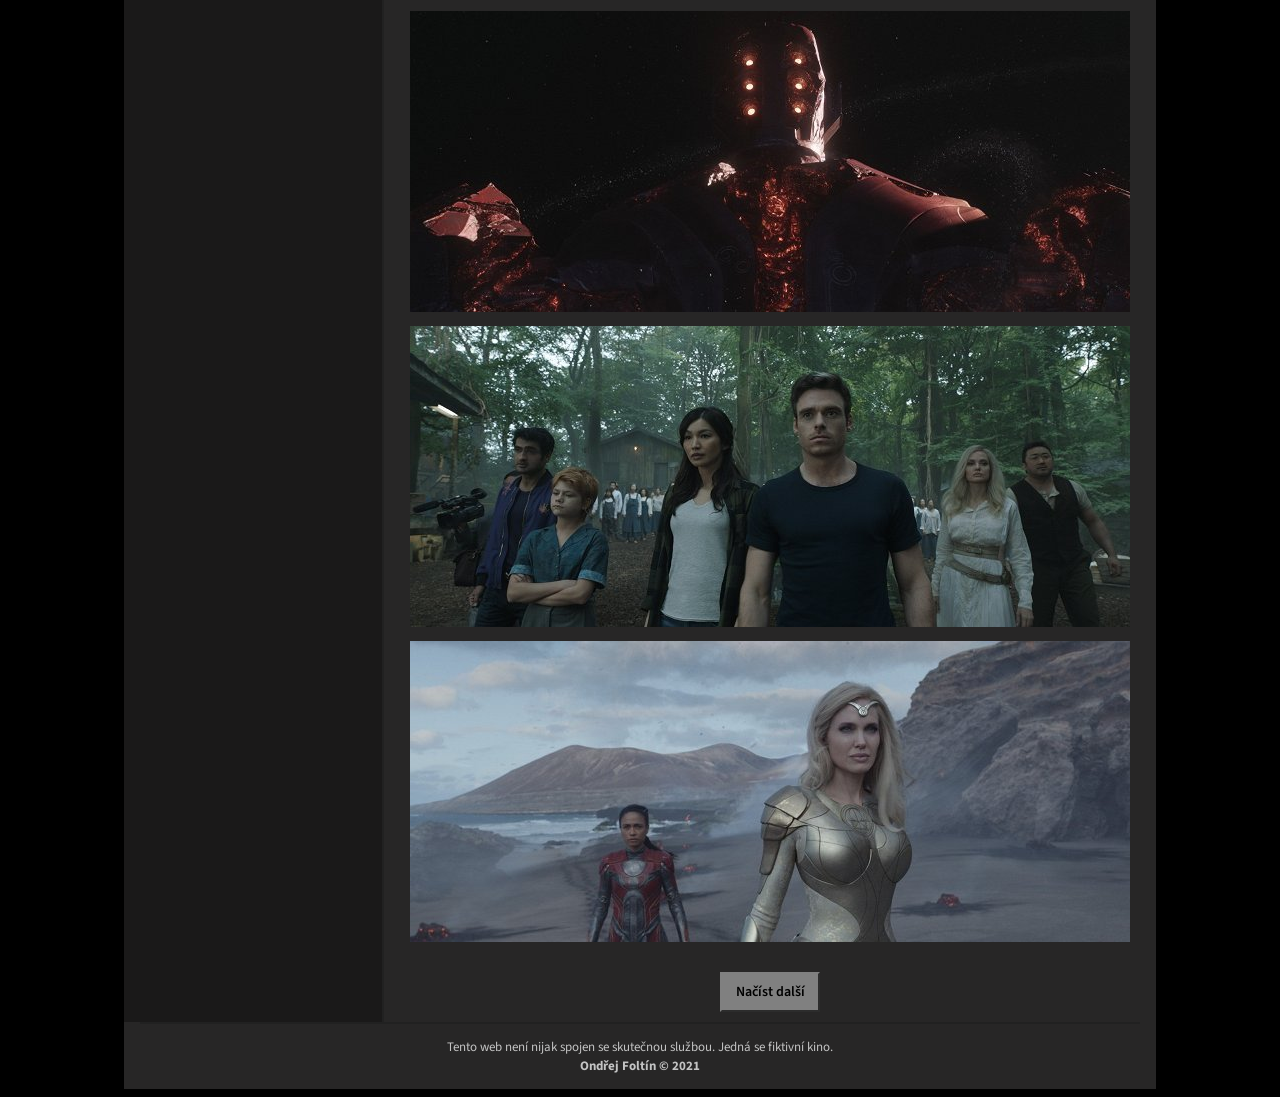
<file: kino-kometa/eternals.html>
<!DOCTYPE html>
<html lang="cs">

<head>
    <meta charset="UTF-8">
    <meta name="author" content="Ondřej Foltín">
    <title>Kino Kometa - Filmy - Eternals</title>
    <link rel="stylesheet" href="style.css">
    <link rel="stylesheet" href="film.css">
    <link rel="shortcut icon" href="obrazky/kometa-ikona.png" type="image/x-icon">
    <link rel="stylesheet" href="https://cdnjs.cloudflare.com/ajax/libs/font-awesome/4.7.0/css/font-awesome.min.css">
    <script src="galerie.js"></script>
    <script src="pozadi.js"></script>
</head>

<body>
    <div id="hlavicka">
        <header>
            <div id="logo">
                <img class="logo-obrazek" src="obrazky/logo2BIG.png" alt="">
            </div>
        </header>
        <nav>
            <div class="navigace">
                <a href="index.html"><i class="fa fa-fw fa-home"></i>Domů</a>
                <a href="program.html">Program</a>
                <a class="active" href="filmy.html">Filmy</a>
                <a href="index.html#kontakt">Kontakt</a>
            </div>
        </nav>
    </div>
    <div id="container">
        <main>
            <h2>Detail filmu</h2>
            <hr class="hr">
            <div class="row">
                <div class="column left">
                    <img class="poster" src="plakaty/eternals1.png" alt="Malý Matrix">
                    <a href="https://www.csfd.cz/film/671808-eternals/prehled/" target="_blank"><img
                            id="csfd" src="obrazky/csfd.svg" alt="ČSFD"></a>
                    <div class="detaily">
                        <table>
                            <tr>
                                <td></td>
                                <td class="mezera"></td>
                                <td></td>
                            </tr>
                            <tr>
                                <th>Rok vydání:</th>
                                <td></td>
                                <td>2021</td>
                            </tr>
                            <tr>
                                <th>Žánr:</th>
                                <td></td>
                                <td>Akční / Fantasy / Sci-Fi / Drama</td>
                            </tr>
                            <tr>
                                <th>Premiéra:</th>
                                <td></td>
                                <td>04.11.2021</td>
                            </tr>
                            <tr>
                                <th>Délka:</th>
                                <td></td>
                                <td>157 min</td>
                            </tr>
                            <tr>
                                <th>Přístupnost:</th>
                                <td></td>
                                <td>12+</td>
                            </tr>
                            <tr>
                                <th>Režie</th>
                                <td></td>
                                <td>Chloé Zhao</td>
                            </tr>
                            <tr>
                                <th>Obsazení</th>
                                <td></td>
                                <td>Gemma Chan,<br> Richard Madden,<br> Angelina Jolie,<br> Salma Hayek,<br> Kumail
                                    Nanjiani,<br> Lia McHugh,<br> Brian Tyree Henry,<br> Lauren Ridloff,<br> Barry
                                    Keoghan<br>...
                                </td>
                            </tr>
                        </table>
                    </div>

                    <div class="vl"></div>
                </div>
                <div class="column right">
                    <div class="o-filmu">
                        <p class="nazevfilmu"><i>Eternals</i></p>
                        <p class="popis">Snímek Eternals představí zcela nový tým superhrdinů filmového vesmíru Studií
                            Marvel. Epický příběh se odehrává tisíce let a sleduje skupinu nesmrtelných hrdinů, kteří
                            jsou nuceni vystoupit ze stínů, aby se opětovně spojili proti nejstaršímu nepříteli lidstva,
                            Deviantům. Film má vynikající herecké obsazení. Richard Madden exceluje jako všemocný
                            Ikaris, Gemma Chanová hraje lidstvo milující Sersi, Kumail Nanjiani je kosmickou silou
                            poháněný Kingo, Lauren Ridloffová je superrychlá Makkari, Brian Tyree Henry je inteligentní
                            vynálezce Phastos, Salma Hayeková hraje moudrou duchovní vůdkyni Ajak, Lia McHughová je
                            věčně mladá a přitom prastará Sprite, Don Lee je mocný Gilgamesh, Barry Keoghan je odměřený
                            samotář Druig a Angelina Jolie je divoká bojovnice Thena. Kit Harington hraje Dana Whitmana.
                        </p>
                        <div class="trailer">
                            <iframe width="560" height="315" src="https://www.youtube.com/embed/-1aFinny-eU"
                                title="Eternals trailer final - česky dabovaný" frameborder="0"
                                allow="accelerometer; autoplay; clipboard-write; encrypted-media; gyroscope; picture-in-picture"
                                allowfullscreen></iframe>
                        </div>
                        <div class="galerie">
                            <p>Galerie</p>
                            <img src="obrazky/eternals/vsichni.jpg" alt="Eternals">
                            <img src="obrazky/eternals/bubu.jpg" alt="Bubák toho filmu asi, nevím neviděl jsem to">
                            <img src="obrazky/eternals/oni.jpg" alt="Ten Tým">
                            <img src="obrazky/eternals/jolie.jpg" alt="Angelina Jolie">
                        </div>
                        <div id="nacist">
                            <button onclick="myFunction()">Načíst další</button>
                        </div>
                        <div id="myDIV">
                            <img src="obrazky/eternals/hayek.jpg" alt="Salma Hayek">
                            <img src="obrazky/eternals/marvel-superman.jpg" alt="Super-Man, ale je to Marvel">
                        </div>
                    </div>
                </div>
            </div>
        </main>
        <footer>
            <p>Tento web není nijak spojen se skutečnou službou. Jedná se fiktivní kino.</p>
            <p><b>Ondřej Foltín &copy; 2021</b></p>
        </footer>
    </div>
</body>

</html>
</file>
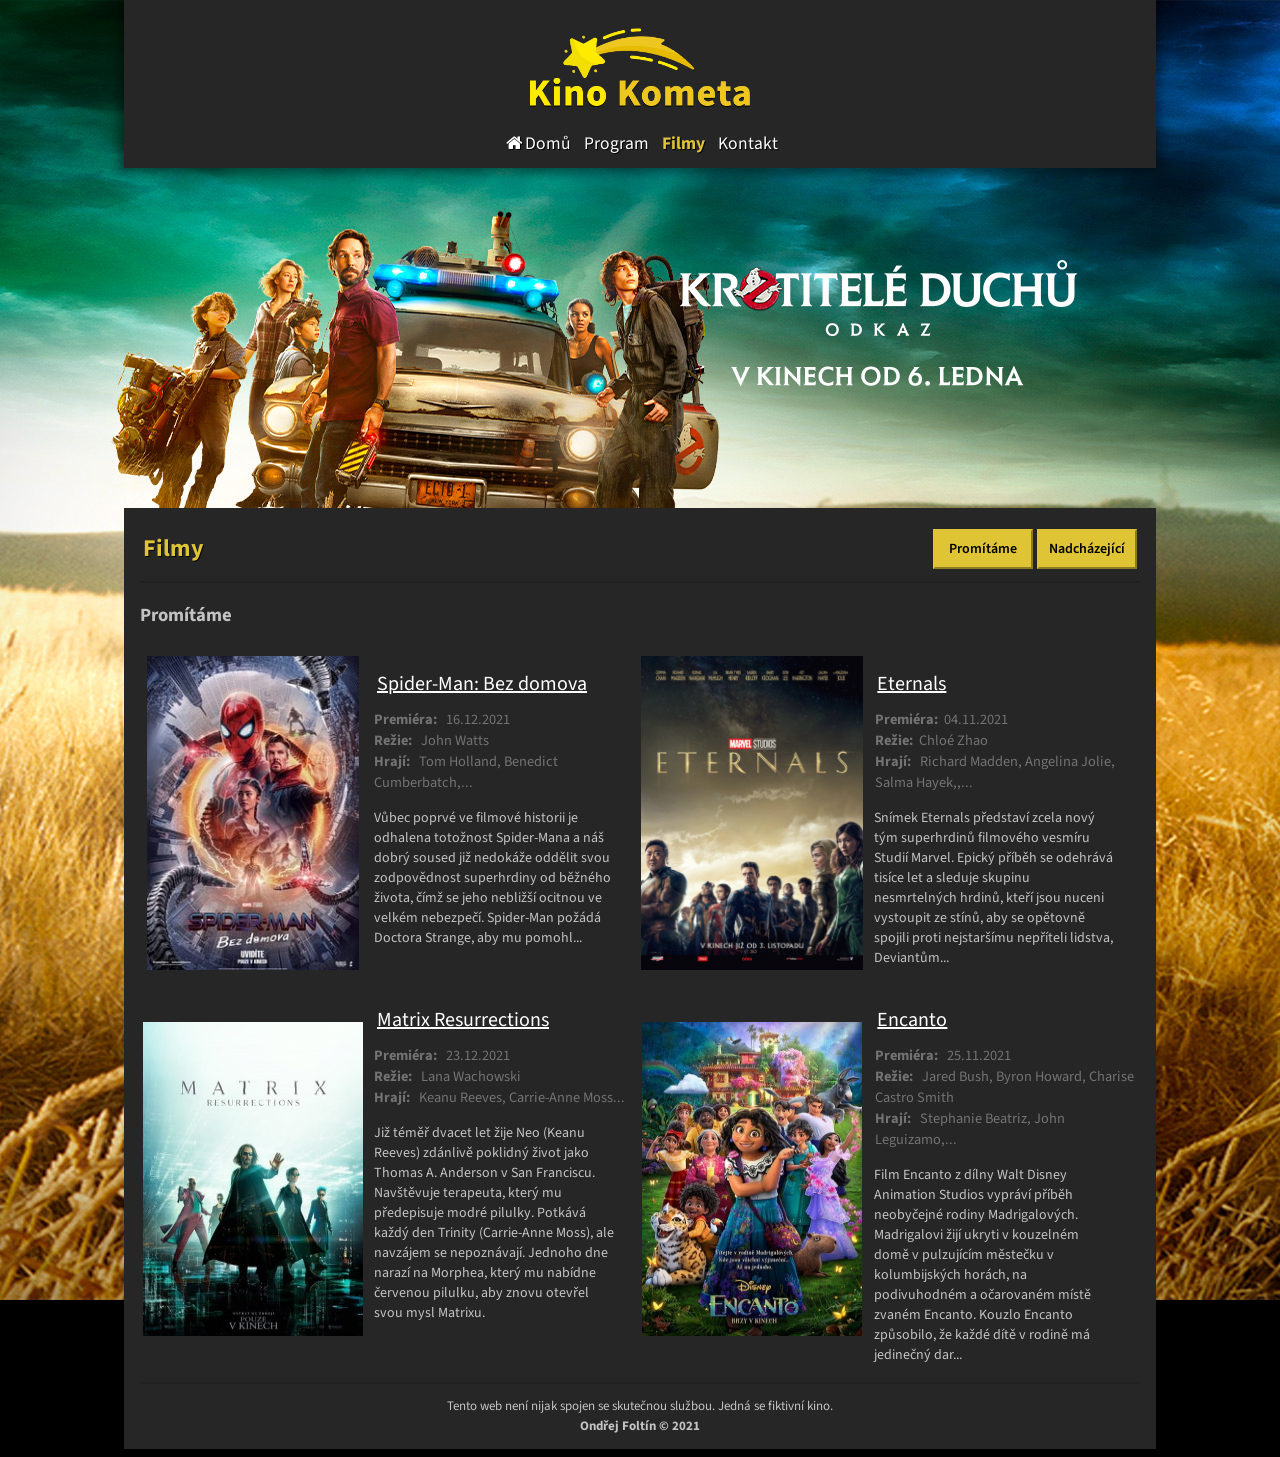
<file: kino-kometa/filmy.html>
<!DOCTYPE html>
<html lang="cs">

<head>
    <meta charset="UTF-8">
    <meta name="author" content="Ondřej Foltín">
    <title>Kino Kometa - Filmy</title>
    <link rel="stylesheet" href="style.css">
    <link rel="stylesheet" href="filmy.css">
    <link rel="shortcut icon" href="obrazky/kometa-ikona.png" type="image/x-icon">
    <link rel="stylesheet" href="https://cdnjs.cloudflare.com/ajax/libs/font-awesome/4.7.0/css/font-awesome.min.css">
    <script src="galerie.js"></script>
    <script src="pozadi.js"></script>
</head>

<body>
    <div id="hlavicka">
        <header>
            <div id="logo">
                <img class="logo-obrazek" src="obrazky/logo2BIG.png" alt="">
            </div>
        </header>
        <nav>
            <div class="navigace">
                <a href="index.html"><i class="fa fa-fw fa-home"></i>Domů</a>
                <a href="program.html">Program</a>
                <a class="active" href="filmy.html">Filmy</a>
                <a href="index.html#kontakt">Kontakt</a>
            </div>
        </nav>
    </div>
    <div id="container">
        <main>
            <table class="tlacitka">
                <tr>
                    <td>
                        <h2>Filmy</h2>
                    </td>
                    <td class="mezera"></td>
                    <td>
                        <div id="promitame"><button onclick="myFunction1()">Promítáme</button></div>
                    </td>
                    <td>
                        <div id="nadchazejici"><button onclick="myFunction2()">Nadcházející</button></div>
                    </td>
                </tr>
            </table>
            <hr class="hr">
            <div id="filmy1">
                <h3>Promítáme</h3>
                <table class="plakaty">
                    <tr>
                        <td>
                            <div class="plakatnik"><img class="plakat"
                                    src="plakaty/spider-man_nwh_doctor_strange_mj_small.jpg"
                                    alt="Spider-Man: Bez Domova"></div>
                        </td>
                        <td class="mezerainfo"><a href="spiderman.html">
                                <p class="nazev">Spider-Man: Bez domova</p>
                            </a>
                            <p class="info"><b>Premiéra:</b> &nbsp; 16.12.2021 <br><b>Režie:</b> &nbsp; John Watts<br>
                                <b>Hrají:</b> &nbsp; Tom Holland, Benedict Cumberbatch,...
                            </p>
                            <p class="o-filmu">Vůbec poprvé ve filmové historii je odhalena totožnost Spider-Mana a náš
                                dobrý soused
                                již nedokáže oddělit svou zodpovědnost superhrdiny od běžného života, čímž se jeho
                                nebližší ocitnou ve velkém nebezpečí. Spider-Man požádá Doctora Strange, aby mu
                                pomohl...
                            </p>
                        </td>
                        <td><img class="plakat" src="plakaty/eternals1.png" alt="Eternals"></td>
                        <td class="mezerainfo"><a href="eternals.html">
                                <p class="nazev">Eternals</p>
                            </a>
                            <p class="info"><b>Premiéra:</b> &nbsp;04.11.2021 <br><b>Režie:</b>&nbsp; Chloé Zhao<br>
                                <b>Hrají:</b> &nbsp; Richard Madden, Angelina Jolie, Salma Hayek,,...
                            </p>
                            <p class="o-filmu">Snímek Eternals představí zcela nový tým superhrdinů filmového vesmíru
                                Studií Marvel.
                                Epický příběh se odehrává tisíce let a sleduje skupinu nesmrtelných hrdinů, kteří jsou
                                nuceni vystoupit ze stínů, aby se opětovně spojili proti nejstaršímu nepříteli lidstva,
                                Deviantům...</p>
                        </td>
                    </tr>
                    <tr>
                        <td><img class="plakat" src="plakaty/matrix4.jpg" alt="Matrix Resurrections"></td>
                        <td class="mezerainfo"><a href="matrix.html">
                                <p class="nazev">Matrix Resurrections</p>
                            </a>
                            <p class="info"><b>Premiéra:</b> &nbsp; 23.12.2021 <br><b>Režie:</b> &nbsp; Lana
                                Wachowski<br>
                                <b>Hrají:</b> &nbsp; Keanu Reeves, Carrie-Anne Moss...
                            </p>
                            <p class="o-filmu">Již téměř dvacet let žije Neo (Keanu Reeves) zdánlivě poklidný život jako
                                Thomas A.
                                Anderson v San Franciscu. Navštěvuje terapeuta, který mu předepisuje modré pilulky.
                                Potkává každý den Trinity (Carrie-Anne Moss), ale navzájem se nepoznávají. Jednoho dne
                                narazí na Morphea, který mu nabídne červenou pilulku, aby znovu otevřel svou mysl
                                Matrixu.</p>
                        </td>
                        <td><img class="plakat" src="plakaty/encanto.jpg" alt="Encanto"></td>
                        <td class="mezerainfo"><a href="encanto.html">
                                <p class="nazev">Encanto</p>
                            </a>
                            <p class="info"><b>Premiéra:</b> &nbsp; 25.11.2021 <br><b>Režie:</b> &nbsp; Jared Bush,
                                Byron Howard, Charise Castro Smith<br>
                                <b>Hrají:</b> &nbsp; Stephanie Beatriz, John Leguizamo,...
                            </p>
                            <p class="o-filmu">Film Encanto z dílny Walt Disney Animation Studios vypráví příběh
                                neobyčejné rodiny
                                Madrigalových. Madrigalovi žijí ukryti v kouzelném domě v pulzujícím městečku v
                                kolumbijských horách, na podivuhodném a očarovaném místě zvaném Encanto. Kouzlo Encanto
                                způsobilo, že každé dítě v rodině má jedinečný dar...</p>
                        </td>
                    </tr>
                </table>
            </div>
            <div id="filmy2">
                <h3>Nadcházející</h3>
                <table class="plakaty">
                    <tr>
                        <td><img class="plakat" src="plakaty/morbius.jpg" alt="Morbius"></td>
                        <td class="mezerainfo"><a href="morbius.html">
                                <p class="nazev">Morbius</p>
                            </a>
                            <p class="info"><b>V kinech od:</b> &nbsp; 1.4.2022<br> <b>Žánr:</b>&nbsp; Akční / Horor /
                                Sci-Fi / Thriller <br> <b>Rok
                                    vzniku:</b>&nbsp; 2019
                                <br><b>Režie:</b> &nbsp; Daniel Espinosa<br>
                                <b>Hrají:</b> &nbsp; Jared Leto, Adria Arjona, Matt Smith, Jared Harris, Michael
                                Keaton,...
                            </p>
                            <p class="o-filmu">Doktor Morbius trpí vzácnou a smrtelnou krevní chorobou. S úmyslem
                                zachránit druhé, kterým hrozí stejný
                                osud, se Michael rozhodne k zoufale riskantnímu činu. Zdánlivý úspěch přinese lék, který
                                je však dost možná nebezpečnější než sama smrtelná choroba, neboť promění léčitele v
                                lovce.
                            </p>
                        </td>
                        <td><img class="plakat" src="plakaty/doctorstrange2.jpg" alt="Doctor Strange 2"></td>
                        <td class="mezerainfo"><a href="doctorstrange2.html">
                                <p class="nazev">Doctor Strange v mnohovesmíru šílenství</p>
                            </a>
                            <p class="info"><b>V kinech od:</b> &nbsp; 05.05.2022 <br> <b>Žánr:</b> &nbsp;
                                Akční / Fantasy / Horor <br> <b>Rok vzniku:</b> &nbsp; 2021-22
                                <br><b>Režie:</b>&nbsp; Sam Raimi<br>
                                <b>Hrají:</b> &nbsp; Benedict Cumberbatch, Elizabeth Olsen, Benedict Wong, Xochitl
                                Gomez,...
                            </p>
                            <p class="o-filmu">Dr. Stephen Strange sešle zakázané kouzlo, které otevře dveře do
                                multivesmíru, včetně alternativní verze sebe sama, jehož hrozba pro lidstvo je příliš
                                velká i pro spojené síly Strange Wonga a Wandy Maximoff.</p>
                        </td>
                    </tr>
                    <tr>
                        <td><img class="plakat" src="plakaty/uncharted.jpg" alt="Uncharted"></td>
                        <td class="mezerainfo"><a href="uncharted.html">
                                <p class="nazev">Uncharted</p>
                            </a>
                            <p class="info"><b>V kinech od:</b> &nbsp; 10.02.2022 <br> <b>Žánr:</b>&nbsp; Akční /
                                Dobrodružný
                                <br> <b>Rok vzniku:</b>&nbsp; 2020-21
                                <br><b>Režie:</b> &nbsp; Ruben Fleischer<br>
                                <b>Hrají:</b> &nbsp; Tom Holland, Bryan Cranston, Mark Wahlberg, Antonio Banderas, Tati
                                Gabrielle,...
                            </p>
                            <p class="o-filmu">Potomek slavného hledače pokladů sira Francise Drakea, Nathan Drake,
                                konečně našel stopu k prokleté zlaté sošce ze Zlatého města v El Doradu. Když se však
                                vydá na cestu, za zády se mu náhle objeví zakeřní konkurenti.</p>
                        </td>
                        <td><img class="plakat" src="plakaty/batman.jpg" alt="The Batman"></td>
                        <td class="mezerainfo"><a href="batman.html">
                                <p class="nazev">The Batman</p>
                            </a>
                            <p class="info"><b>V kinech od:</b> &nbsp; 03.03.2022 <br> <b>Žánr:</b>&nbsp; Akční / Drama
                                / Krimi
                                <br> <b>Rok vzniku:</b>&nbsp;2020-21
                                <br><b>Režie:</b> &nbsp; Matt Reeves<br>
                                <b>Hrají:</b> &nbsp; Robert Pattinson, Zoë Kravitz, Paul Dano, Jeffrey Wright, Colin
                                Farrell,...
                            </p>
                            <p class="o-filmu">Ve svém druhém roce boje se zločinem Batman odhaluje korupci v Gotham
                                City, která se spojuje s jeho vlastní rodinou, zatímco čelí sériovému vrahovi známému
                                jako Riddler.</p>
                        </td>
                    </tr>
                    <tr>
                        <td><img class="plakat" src="plakaty/jurskysvet.jpg" alt="Jurský svět: Nadvláda"></td>
                        <td class="mezerainfo"><a href="https://www.csfd.cz/film/599942-jursky-svet-nadvlada/prehled/"
                                target="_blank">
                                <p class="nazev">Jurský svět: Nadvláda</p>
                            </a>
                            <p class="info"><b>V kinech od:</b> &nbsp; 09.06.2022 <br> <b>Žánr:</b>&nbsp; Akční /
                                Dobrodružný / Sci-Fi
                                <br> <b>Rok vzniku:</b>&nbsp; 2020-21
                                <br><b>Režie:</b> &nbsp; Colin Trevorrow<br>
                                <b>Hrají:</b> &nbsp; Bryce Dallas Howard, Chris Pratt, Jake Johnson, Laura Dern, Sam
                                Neill,...
                            </p>
                            <p class="o-filmu">Dinosauří a lidská civilizace se konečně střetly. Zdá se, že místo na
                                planetě Zemi je jen pro jeden druh. Velkolepé vyvrcholení ságy, která začala v Jurském
                                parku Stevena Spielberga.</p>
                        </td>
                        <td><img class="plakat" src="plakaty/acrossthespiderverse.jpg"
                                alt="Spider-Man: Across the Spider-Verse - Part One"></td>
                        <td class="mezerainfo"><a
                                href="https://www.csfd.cz/film/792366-spider-man-across-the-spider-verse-part-one/videa/ukazky-z-filmu/"
                                target="_blank">
                                <p class="nazev">Spider-Man: Across the Spider-Verse - Part One</p>
                            </a>
                            <p class="info"><b>V kinech od:</b> &nbsp; 27.10.2022 <br><b>Žánr:</b>&nbsp; Akční / Drama /
                                Krimi
                                <br> <b>Rok vzniku:</b>&nbsp;2020-21
                                <br><b>Režie:</b> &nbsp; Joaquim Dos Santos, Kemp Powers, Justin Thompson<br>
                                <b>Hrají:</b> &nbsp; Shameik Moore, Hailee Steinfeld, Oscar Isaac, Issa Rae, Jake
                                Johnson,...
                            </p>
                            <p class="o-filmu">Miles Morales vrací v další kapitole Spider-Verse ságy. Čeká na něj
                                epické dobrodružství, které přátelského souseda Spider-Mana transportuje z Brooklynu
                                napříč mnohovesmírem, aby pomohl Gwen Stacey a nové skupině Spider-lidí proti padouchovi
                                silnějšímu než cokoliv, proti čemu se v minulosti postavili.</p>
                        </td>
                    </tr>
                    <tr>
                        <td><img class="plakat" src="plakaty/fantastickazvirata.jpg" alt="Jurský svět: Nadvláda"></td>
                        <td class="mezerainfo"><a
                                href="https://www.csfd.cz/film/403862-fantasticka-zvirata-brumbalova-tajemstvi/prehled/"
                                target="_blank">
                                <p class="nazev">Fantastická zvířata: Brumbálova tajemství</p>
                            </a>
                            <p class="info"><b>V kinech od:</b> &nbsp; 07.04.2022 <br> <b>Žánr:</b>&nbsp; Dobrodružný /
                                Rodinný / Fantasy<br> <b>Rok vzniku:</b>&nbsp; 2020-21
                                <br><b>Režie:</b> &nbsp; David Yates<br>
                                <b>Hrají:</b> &nbsp; Eddie Redmayne, Katherine Waterston, Ezra Miller, Mads
                                Mikkelsen,...
                            </p>
                            <p class="o-filmu">Profesor Albus Brumbál ví, že mocný temný kouzelník Gellert Grindelwald
                                je na cestě převzít moc nad kouzelnickým světem. Protože není schopen ho zastavit sám,
                                pověří magizoologa Mloka Scamandera,...</p>
                        </td>
                        <td><img class="plakat" src="plakaty/vriskot1.jpg" alt="Vřískot"></td>
                        <td class="mezerainfo"><a href="https://www.csfd.cz/film/833665-vriskot/prehled/"
                                target="_blank">
                                <p class="nazev">Vřískot</p>
                            </a>
                            <p class="info"><b>V kinech od:</b> &nbsp; 13.1.2022 <br><b>Žánr:</b>&nbsp; Horor /
                                Thriller
                                <br> <b>Rok vzniku:</b>&nbsp;2021
                                <br><b>Režie:</b> &nbsp; Matt Bettinelli-Olpin, Tyler Gillett<br>
                                <b>Hrají:</b> &nbsp; Neve Campbell, David Arquette, Courteney Cox, Jenna Ortega, Melissa
                                Barrera,...
                            </p>
                            <p class="o-filmu">25 let po brutálních vraždách v městečku Woodsboro se na scéně objevuje
                                nový vrah, který si nasadil na obličej kultovní bílou masku. Tentokrát se zaměří na
                                teenagery, oživí tím dávno pohřbenou noční můru a opět odkryje strašidelnou minulost
                                města.</p>
                        </td>
                    </tr>
                    <tr>
                        <td><img class="plakat" src="plakaty/zizka.jpg" alt="Jan Žižka"></td>
                        <td class="mezerainfo"><a href="zizka.html">
                                <p class="nazev">Jan Žižka (CZ)</p>
                            </a>
                            <p class="info"><b>V kinech od:</b> &nbsp; 20.10.2022 <br> <b>Žánr:</b>&nbsp; Životopisný /
                                Historický / Drama / Akční<br> <b>Rok vzniku:</b>&nbsp; 2017-21
                                <br><b>Režie:</b> &nbsp; Petr Jákl<br>
                                <b>Hrají:</b> &nbsp; Ben Foster, Michael Caine, Til Schweiger, Sophie Lowe, Karel Roden,
                                Marek Vašut...
                            </p>
                            <p class="o-filmu">Film inspirovaný skutečným příběhem jednoho z největších vojevůdců své
                                doby, nikdy neporaženým Janem Žižkou z Trocnova, který se stal díky svým činům legendou.
                                Evropa na konci 14. století. Vše, co vybudoval Karel IV., císař římský a zároveň český
                                král, se rozpadá...</p>
                        </td>
                        <td><img class="plakat" src="plakaty/thor4.jpg" alt="Thor Love and Thunder"></td>
                        <td class="mezerainfo"><a href="https://www.csfd.cz/film/749439-thor-love-and-thunder/prehled"
                                target="_blank">
                                <p class="nazev">Thor: Láska jako hrom</p>
                            </a>
                            <p class="info"><b>V kinech od:</b> &nbsp; 07.07.2022 <br><b>Žánr:</b>&nbsp; Akční /
                                Dobrodružný / Fantasy

                                <br> <b>Rok vzniku:</b>&nbsp;2021
                                <br><b>Režie:</b> &nbsp; Taika Waititi<br>
                                <b>Hrají:</b> &nbsp; Chris Hemsworth, Tessa Thompson, Natalie Portman, Taika Waititi,
                                Christian Bale,...
                            </p>
                            <p class="o-filmu"></p>
                        </td>
                    </tr>
                    <tr>
                        <td><img class="plakat" src="plakaty/sonic.jpg" alt="Ježek Sonic 2"></td>
                        <td class="mezerainfo"><a href="https://www.csfd.cz/film/891894-jezek-sonic-2/prehled/"
                                target="_blank">
                                <p class="nazev">Ježek Sonic 2</p>
                            </a>
                            <p class="info"><b>V kinech od:</b> &nbsp; 31.03.2022 <br><b>Žánr:</b>&nbsp; Akční /
                                Dobrodružný / Komedie / Rodinný / Sci-Fi

                                <br> <b>Rok vzniku:</b>&nbsp;2021
                                <br><b>Režie:</b> &nbsp; Jeff Fowler<br>
                                <b>Hrají:</b> &nbsp; Tika Sumpter, Jim Carrey, Ben Schwartz, Idris Elba, James Marsden,
                                Natasha Rothwell,...
                            </p>
                            <p class="o-filmu">Poté, co se Sonic usadil v Green Hills, je připraven na větší svobodu a
                                Tom (James Marsden) a Maddie (Tika Sumpter) se dohodnou, že ho nechají doma, zatímco
                                jedou na dovolenou. Ale sotva jsou pryč, když se Dr. Robotnik (Jim Carrey) vrátí,...</p>
                        </td>
                        <td><img class="plakat" src="plakaty/raketak.jpg" alt="Rakeťák"></td>
                        <td class="mezerainfo"><a href="https://www.csfd.cz/film/954414-raketak/prehled/"
                                target="_blank">
                                <p class="nazev">Rakeťák</p>
                            </a>
                            <p class="info"><b>V kinech od:</b> &nbsp; 16.06.2022 <br><b>Žánr:</b>&nbsp; Animovaný / Dobrodružný / Rodinný / Fantasy / Sci-Fi
                                <br> <b>Rok vzniku:</b>&nbsp;2021
                                <br><b>Režie:</b> &nbsp; Angus MacLane<br>
                                <b>Hrají:</b> &nbsp;  Chris Evans,...
                            </p>
                            <p class="o-filmu"></p>
                        </td>
                    </tr>
                </table>
            </div>
        </main>
        <footer>
            <p>Tento web není nijak spojen se skutečnou službou. Jedná se fiktivní kino.</p>
            <p><b>Ondřej Foltín &copy; 2021</b></p>
        </footer>
    </div>
</body>

</html>
</file>
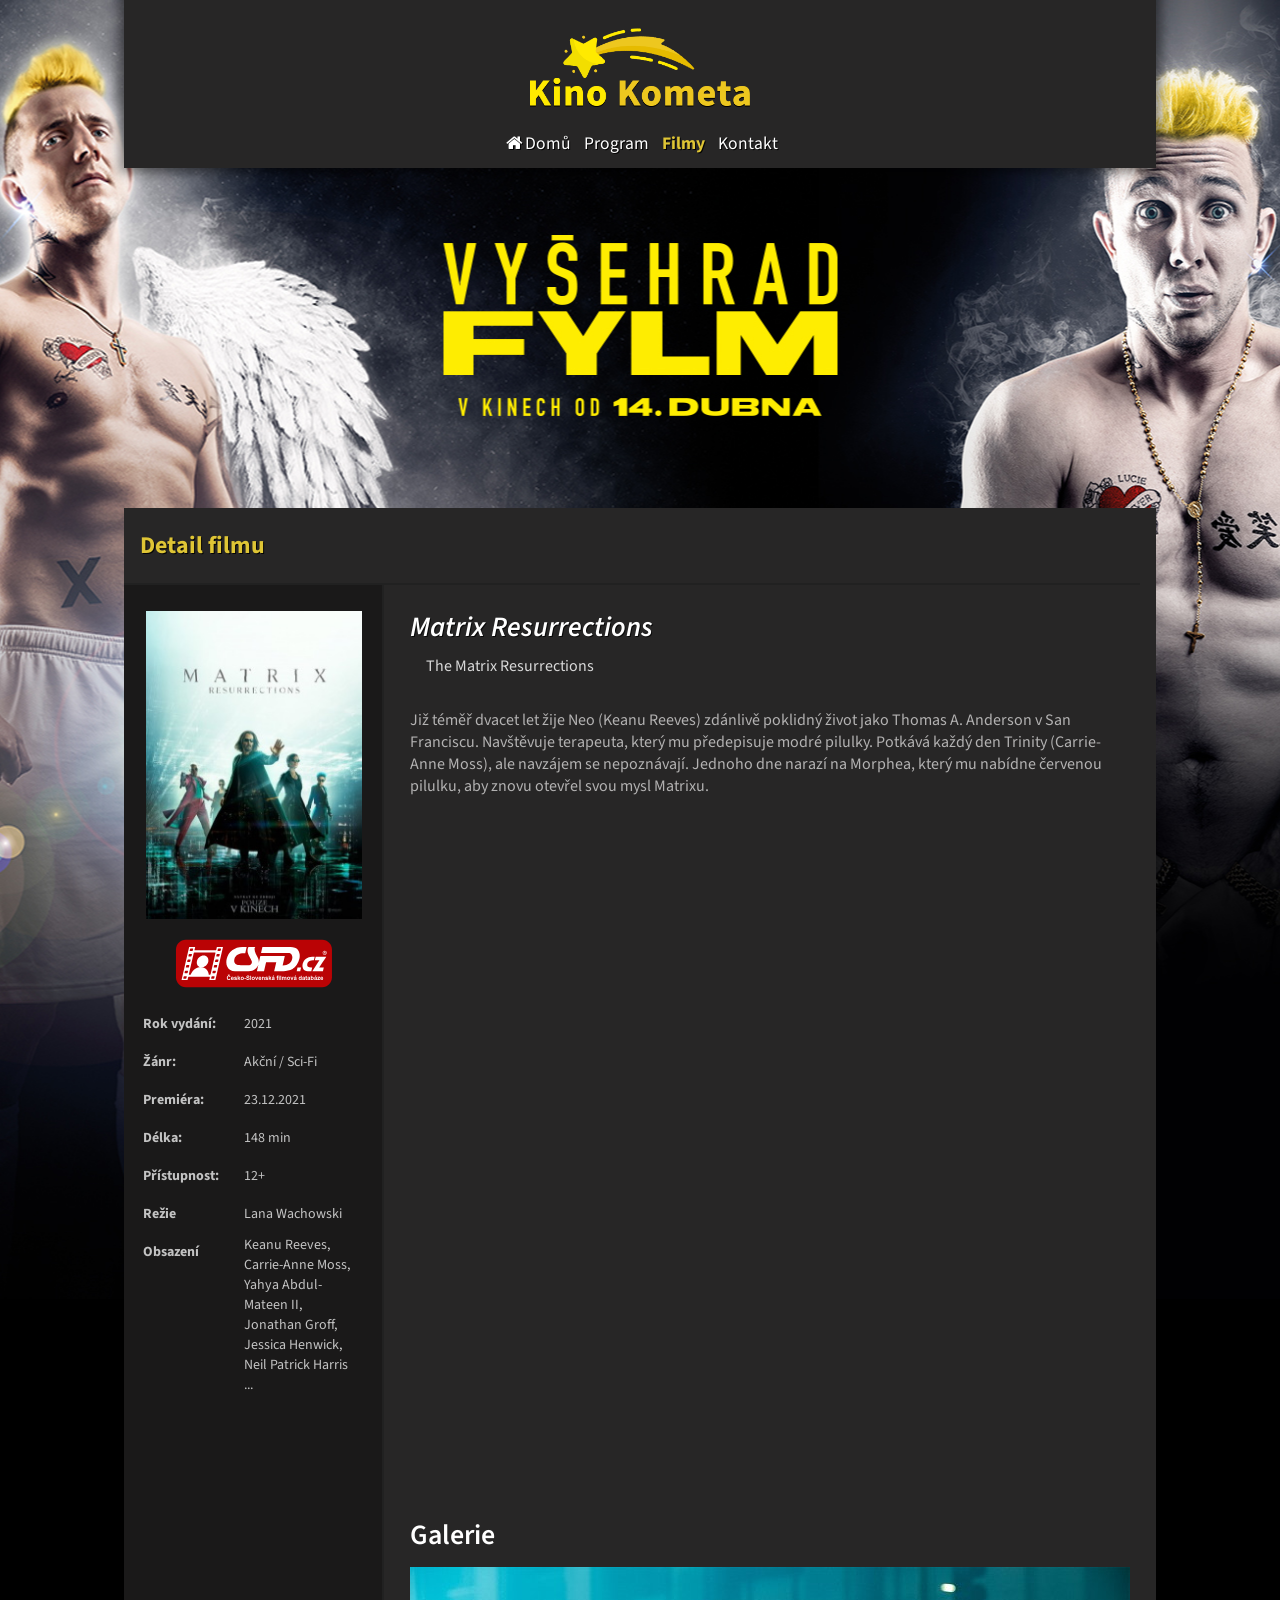
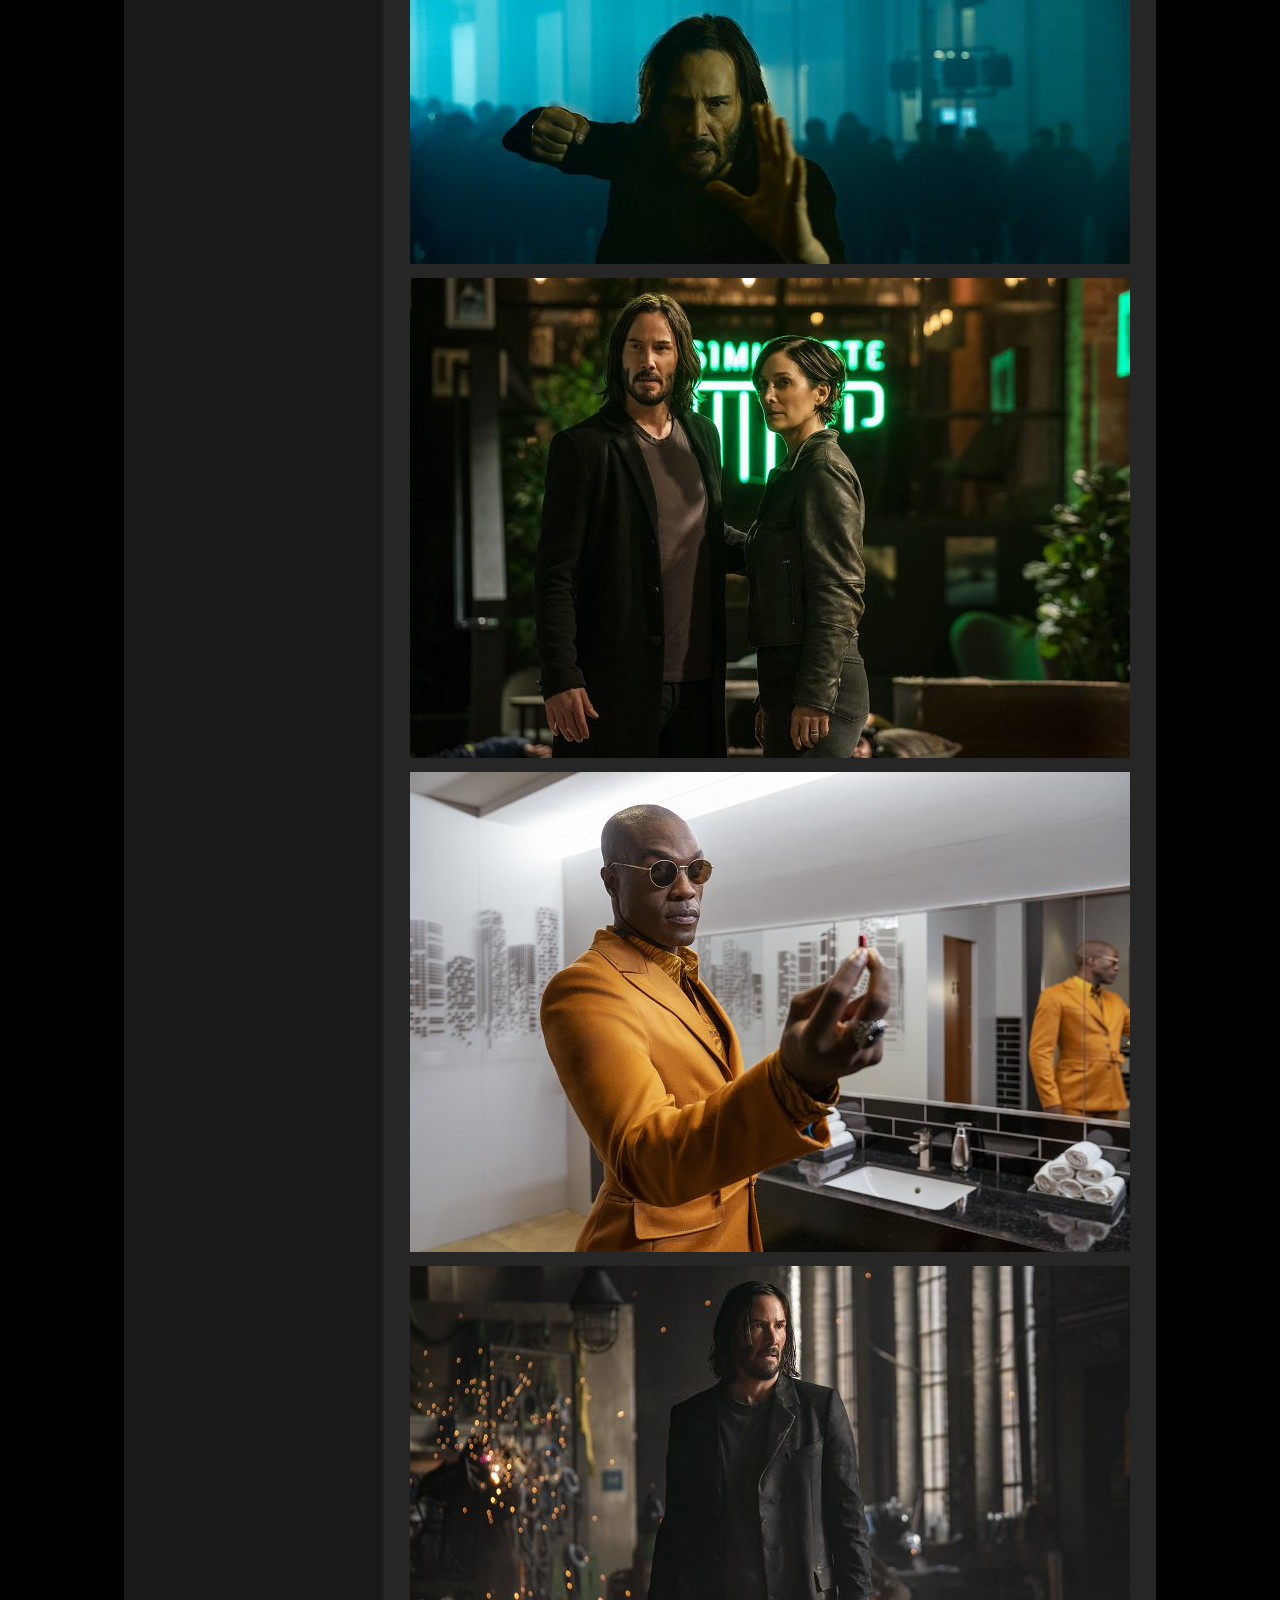
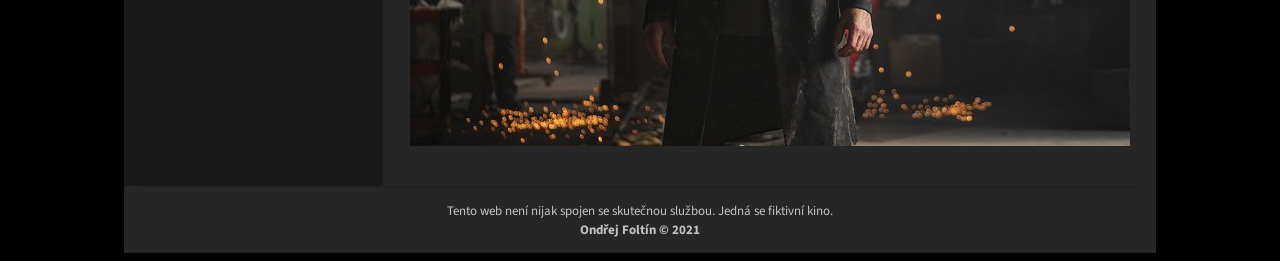
<file: kino-kometa/matrix.html>
<!DOCTYPE html>
<html lang="cs">

<head>
    <meta charset="UTF-8">
    <meta name="author" content="Ondřej Foltín">
    <title>Kino Kometa - Filmy - Matrix Resurrections</title>
    <link rel="stylesheet" href="style.css">
    <link rel="stylesheet" href="film.css">
    <link rel="shortcut icon" href="obrazky/kometa-ikona.png" type="image/x-icon">
    <link rel="stylesheet" href="https://cdnjs.cloudflare.com/ajax/libs/font-awesome/4.7.0/css/font-awesome.min.css">
    <script src="galerie.js"></script>
    <script src="pozadi.js"></script>
</head>

<body>
    <div id="hlavicka">
        <header>
            <div id="logo">
                <img class="logo-obrazek" src="obrazky/logo2BIG.png" alt="">
            </div>
        </header>
        <nav>
            <div class="navigace">
                <a href="index.html"><i class="fa fa-fw fa-home"></i>Domů</a>
                <a href="program.html">Program</a>
                <a class="active" href="filmy.html">Filmy</a>
                <a href="index.html#kontakt">Kontakt</a>
            </div>
        </nav>
    </div>
    <div id="container">
        <main>
            <h2>Detail filmu</h2>
            <hr class="hr">
            <div class="row">
                <div class="column left">
                    <img class="poster" src="plakaty/matrix4.jpg" alt="Malý Matrix">
                    <a href="https://www.csfd.cz/film/499395-the-matrix-resurrections/prehled/" target="_blank"><img
                            id="csfd" src="obrazky/csfd.svg" alt="ČSFD"></a>
                    <div class="detaily">
                        <table>
                            <tr>
                            <td></td>
                            <td class="mezera"></td>
                            <td></td>
                            </tr>
                            <tr>
                                <th>Rok vydání:</th>
                                <td></td>
                                <td>2021</td>
                            </tr>
                            <tr>
                                <th>Žánr:</th>
                                <td></td>
                                <td>Akční / Sci-Fi</td>
                            </tr>
                            <tr>
                                <th>Premiéra:</th>
                                <td></td>
                                <td>23.12.2021</td>
                            </tr>
                            <tr>
                                <th>Délka:</th>
                                <td></td>
                                <td>148 min</td>
                            </tr>
                            <tr>
                                <th>Přístupnost:</th>
                                <td></td>
                                <td>12+</td>
                            </tr>
                            <tr>
                                <th>Režie</th>
                                <td></td>
                                <td>Lana Wachowski</td>
                            </tr>
                            <tr>
                                <th>Obsazení</th>
                                <td></td>
                                <td> Keanu Reeves,<br> Carrie-Anne Moss,<br> Yahya Abdul-Mateen II,<br> Jonathan Groff,<br> Jessica Henwick,<br> Neil Patrick Harris<br>...
                                </td>
                            </tr>
                        </table>
                    </div>

                    <div class="vl"></div>
                </div>
                <div class="column right">
                    <div class="o-filmu">
                        <p class="nazevfilmu"><i>Matrix Resurrections</i></p>
                        <p class="podtext">The Matrix Resurrections</p>
                        <p class="popis">Již téměř dvacet let žije Neo (Keanu Reeves) zdánlivě poklidný život jako
                            Thomas A. Anderson v San Franciscu. Navštěvuje terapeuta, který mu předepisuje modré
                            pilulky. Potkává každý den Trinity (Carrie-Anne Moss), ale navzájem se nepoznávají. Jednoho
                            dne narazí na Morphea, který mu nabídne červenou pilulku, aby znovu otevřel svou mysl
                            Matrixu.</p>
                        <div class="trailer">
                            <iframe width="560" height="315" src="https://www.youtube.com/embed/9ix7TUGVYIo" title="Matrix Resurrections trailer č.1" frameborder="0" allow="accelerometer; autoplay; clipboard-write; encrypted-media; gyroscope; picture-in-picture" allowfullscreen></iframe>
                            <iframe width="560" height="315" src="https://www.youtube.com/embed/nNpvWBuTfrc" title="Matrix Resurrections trailer č.2" frameborder="0" allow="accelerometer; autoplay; clipboard-write; encrypted-media; gyroscope; picture-in-picture" allowfullscreen></iframe>
                        </div>
                        <div class="galerie">
                            <p>Galerie</p>
                            <img src="obrazky/matrix/keanu2.jpg" alt="Keanu">
                            <img src="obrazky/matrix/keanuapani.jpg" alt="Keanu Reeves & Carrie-Anne Moss">
                            <img src="obrazky/matrix/cernypan.jpg" alt="Černý pán">
                            <img src="obrazky/matrix/keanu.jpg"
                                alt="Keanu Reeves">
                        </div>
                    </div>
                </div>
            </div>
        </main>
        <footer>
            <p>Tento web není nijak spojen se skutečnou službou. Jedná se fiktivní kino.</p>
            <p><b>Ondřej Foltín &copy; 2021</b></p>
        </footer>
    </div>
</body>

</html>
</file>
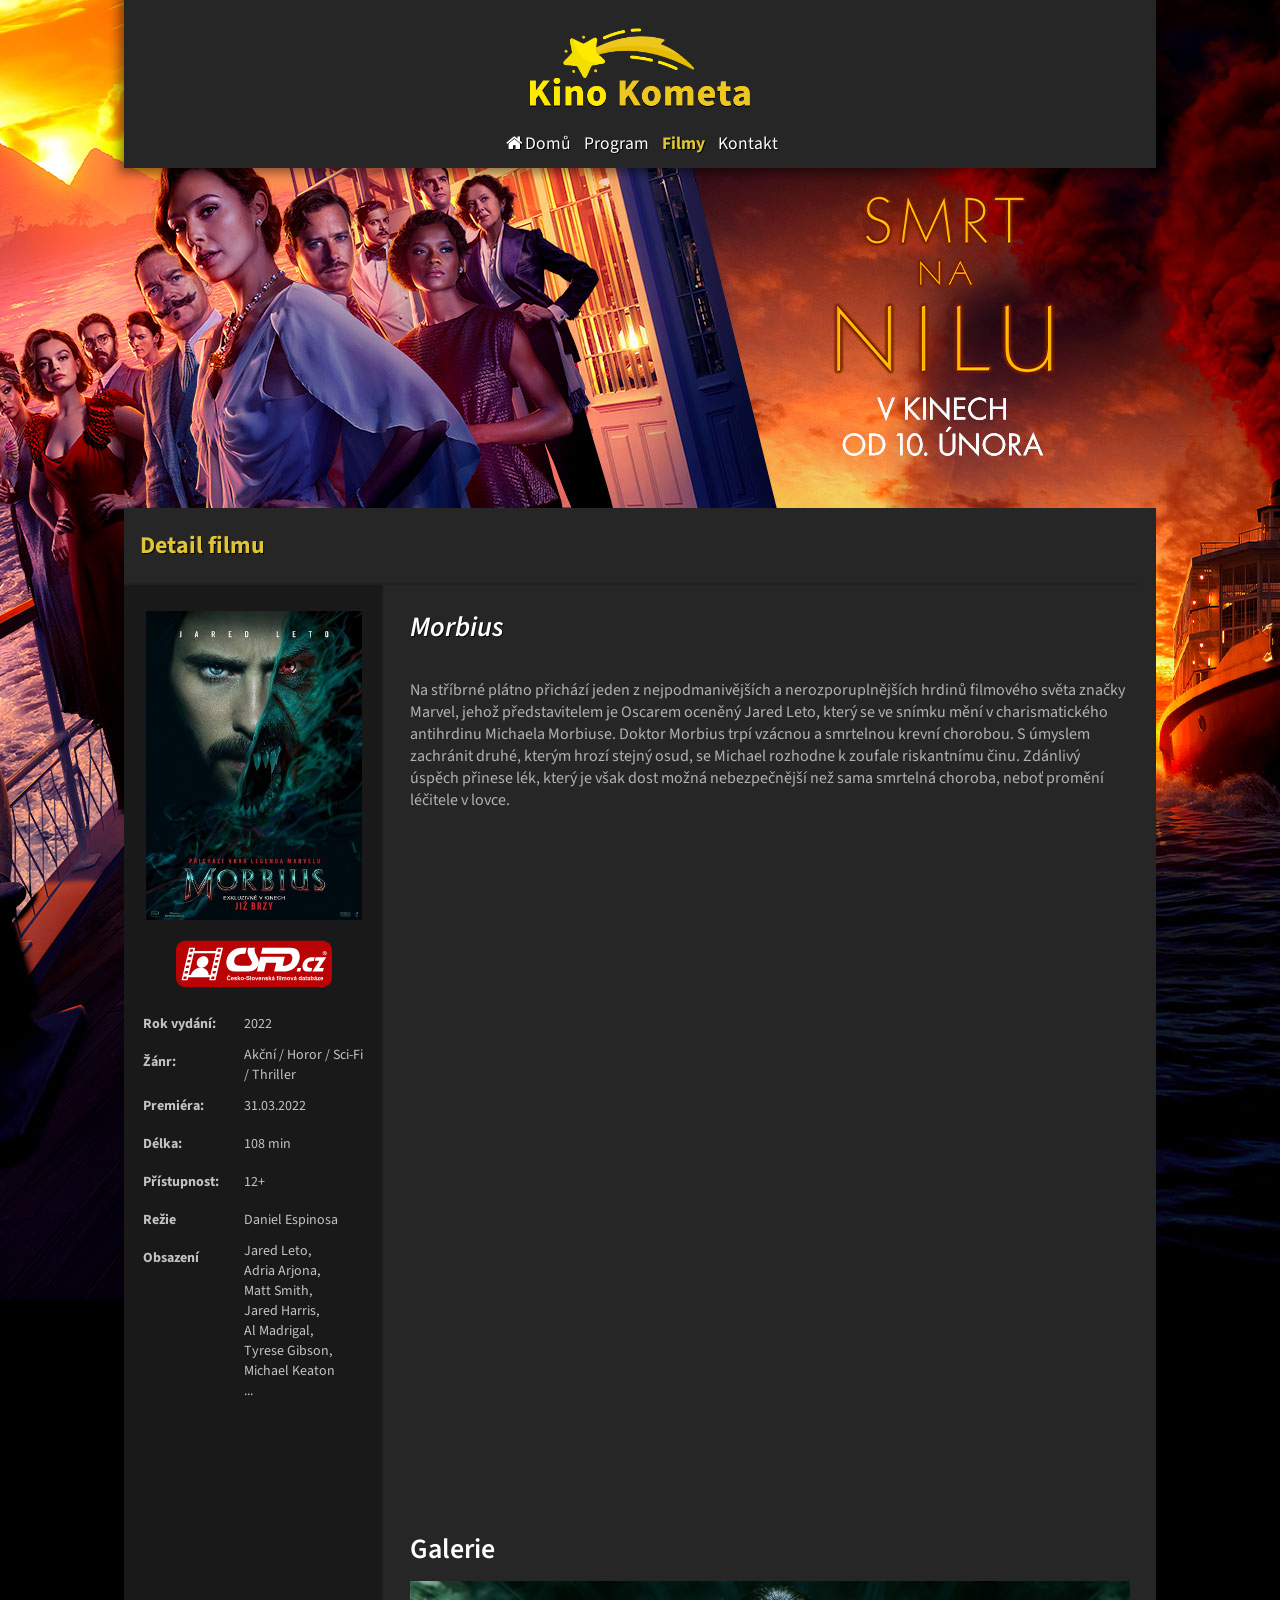
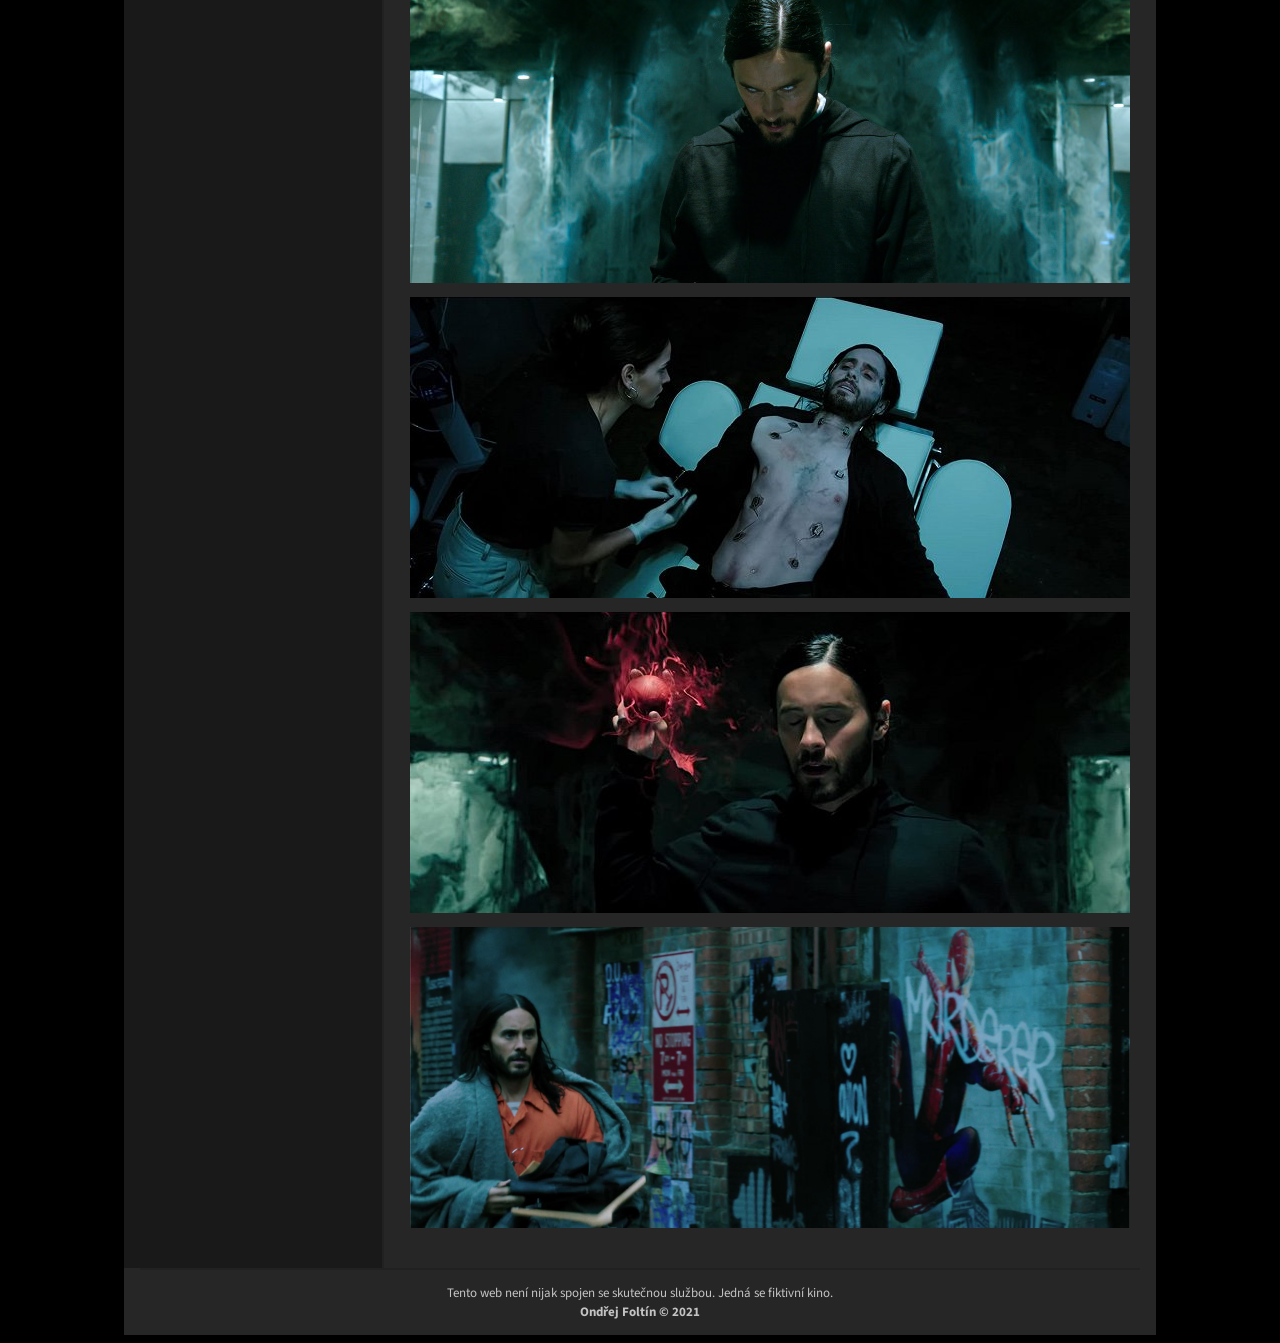
<file: kino-kometa/morbius.html>
<!DOCTYPE html>
<html lang="cs">

<head>
    <meta charset="UTF-8">
    <meta name="author" content="Ondřej Foltín">
    <title>Kino Kometa - Filmy - Uncharted</title>
    <link rel="stylesheet" href="style.css">
    <link rel="stylesheet" href="film.css">
    <link rel="shortcut icon" href="obrazky/kometa-ikona.png" type="image/x-icon">
    <link rel="stylesheet" href="https://cdnjs.cloudflare.com/ajax/libs/font-awesome/4.7.0/css/font-awesome.min.css">
    <script src="galerie.js"></script>
    <script src="pozadi.js"></script>
</head>

<body>
    <div id="hlavicka">
        <header>
            <div id="logo">
                <img class="logo-obrazek" src="obrazky/logo2BIG.png" alt="">
            </div>
        </header>
        <nav>
            <div class="navigace">
                <a href="index.html"><i class="fa fa-fw fa-home"></i>Domů</a>
                <a href="program.html">Program</a>
                <a class="active" href="filmy.html">Filmy</a>
                <a href="index.html#kontakt">Kontakt</a>
            </div>
        </nav>
    </div>
    <div id="container">
        <main>
            <h2>Detail filmu</h2>
            <hr class="hr">
            <div class="row">
                <div class="column left">
                    <img class="poster" src="plakaty/morbius.jpg" alt="Malý Matrix">
                    <a href="https://www.csfd.cz/film/693995-morbius/prehled/" target="_blank"><img id="csfd"
                            src="obrazky/csfd.svg" alt="ČSFD"></a>
                    <div class="detaily">
                        <table>
                            <tr>
                                <td></td>
                                <td class="mezera"></td>
                                <td></td>
                            </tr>
                            <tr>
                                <th>Rok vydání:</th>
                                <td></td>
                                <td>2022</td>
                            </tr>
                            <tr>
                                <th>Žánr:</th>
                                <td></td>
                                <td>Akční / Horor / Sci-Fi / Thriller</td>
                            </tr>
                            <tr>
                                <th>Premiéra:</th>
                                <td></td>
                                <td>31.03.2022</td>
                            </tr>
                            <tr>
                                <th>Délka:</th>
                                <td></td>
                                <td>108 min</td>
                            </tr>
                            <tr>
                                <th>Přístupnost:</th>
                                <td></td>
                                <td>12+</td>
                            </tr>
                            <tr>
                                <th>Režie</th>
                                <td></td>
                                <td>Daniel Espinosa</td>
                            </tr>
                            <tr>
                                <th>Obsazení</th>
                                <td></td>
                                <td> Jared Leto, <br> Adria Arjona,<br> Matt Smith,<br> Jared Harris,<br> Al
                                    Madrigal,<br>
                                    Tyrese Gibson,<br> Michael Keaton<br>...
                                </td>
                            </tr>
                        </table>
                    </div>

                    <div class="vl"></div>
                </div>
                <div class="column right">
                    <div class="o-filmu">
                        <p class="nazevfilmu"><i>Morbius</i></p>
                        <p class="popis">Na stříbrné plátno přichází jeden z nejpodmanivějších a nerozporuplnějších
                            hrdinů filmového světa značky Marvel, jehož představitelem je Oscarem oceněný Jared Leto,
                            který se ve snímku mění v charismatického antihrdinu Michaela Morbiuse. Doktor Morbius trpí
                            vzácnou a smrtelnou krevní chorobou. S úmyslem zachránit druhé, kterým hrozí stejný osud, se
                            Michael rozhodne k zoufale riskantnímu činu. Zdánlivý úspěch přinese lék, který je však dost
                            možná nebezpečnější než sama smrtelná choroba, neboť promění léčitele v lovce.</p>
                        <div class="trailer">
                            <iframe width="560" height="315" src="https://www.youtube.com/embed/t_e31jFmQ4M"
                                title="Uncharted trailer" frameborder="0"
                                allow="accelerometer; autoplay; clipboard-write; encrypted-media; gyroscope; picture-in-picture"
                                allowfullscreen></iframe>
                            <iframe width="560" height="315" src="https://www.youtube.com/embed/2m5AQcoWR8M"
                                title="Uncharted trailer" frameborder="0"
                                allow="accelerometer; autoplay; clipboard-write; encrypted-media; gyroscope; picture-in-picture"
                                allowfullscreen></iframe>
                        </div>
                        <div class="galerie">
                            <p>Galerie</p>
                            <img src="obrazky/morbius/294eeb84-aa06-4cb0-9eec-fc397a7fd9e3-MORBIUS_Trailer_11_copy.jpg" alt="">
                            <img src="obrazky/morbius/164792132_a59d5e.jpg" alt="">
                            <img src="obrazky/morbius/164792134_2e4a4f.jpg" alt="">
                            <img src="obrazky/morbius/morbius-spider-man-poster-murderer-720x301.png" alt="">
                        </div>
                    </div>
                </div>
            </div>
        </main>
        <footer>
            <p>Tento web není nijak spojen se skutečnou službou. Jedná se fiktivní kino.</p>
            <p><b>Ondřej Foltín &copy; 2021</b></p>
        </footer>
    </div>
</body>

</html>
</file>
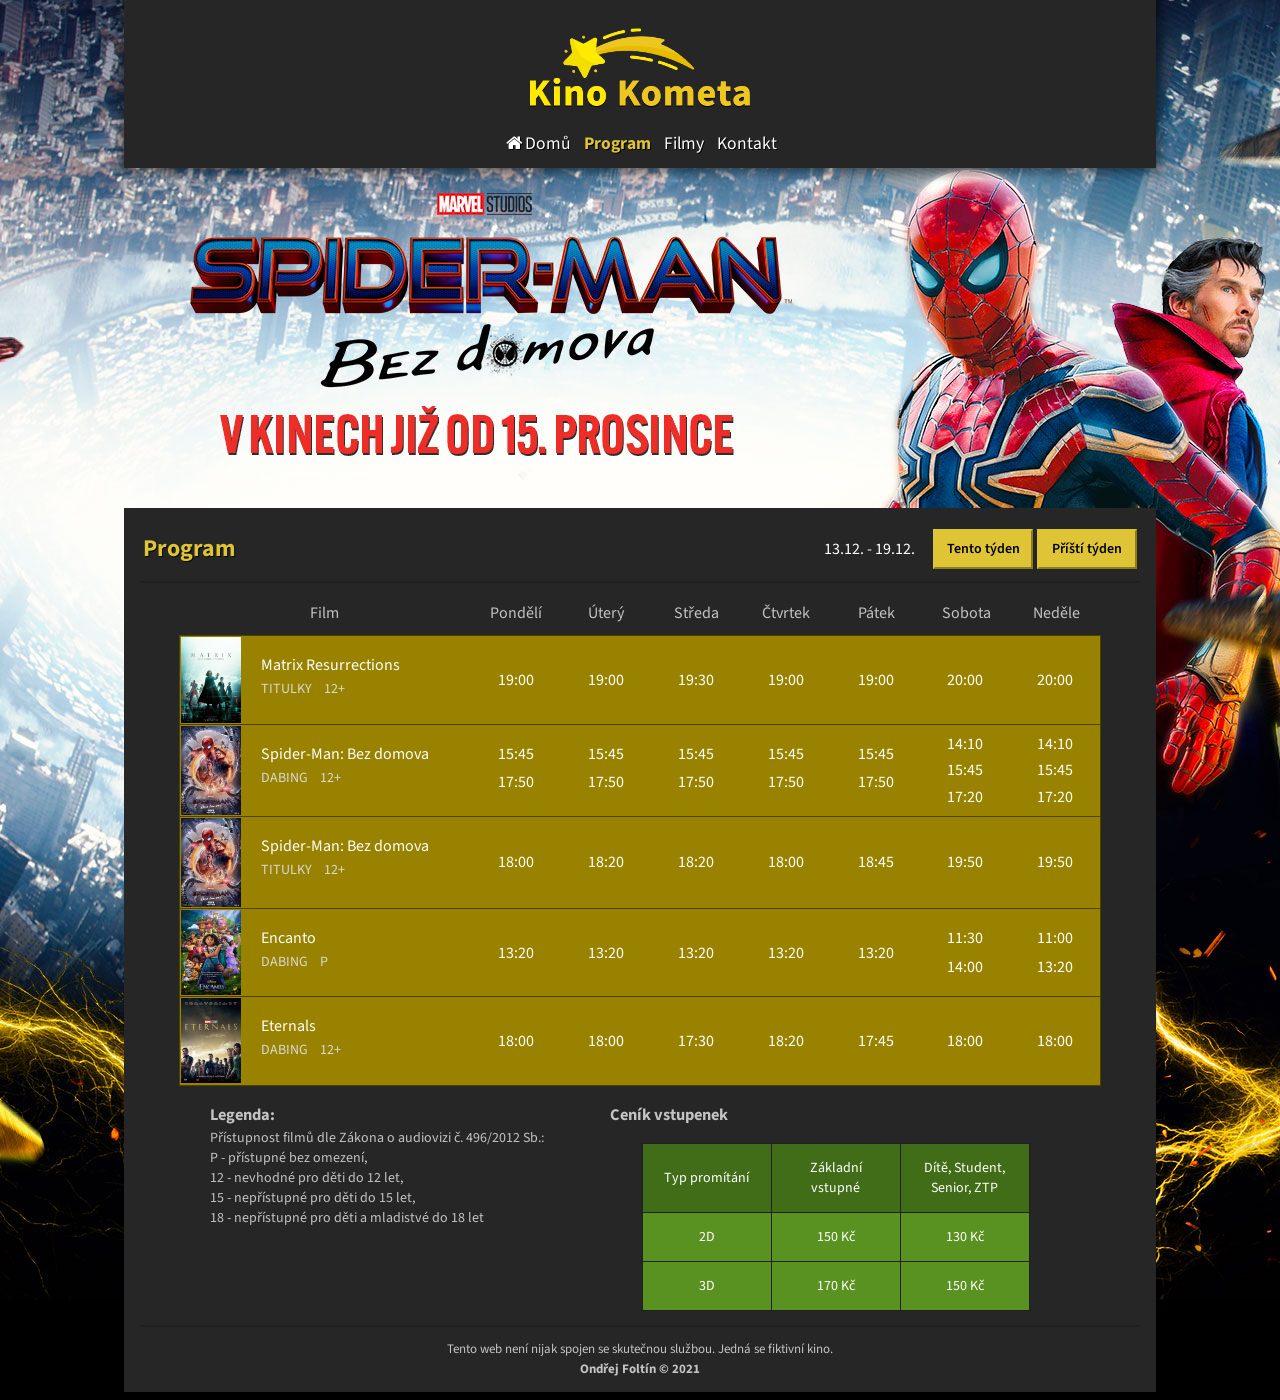
<file: kino-kometa/program.html>
<!DOCTYPE html>
<html lang="cs">
<head>
    <meta charset="UTF-8">
    <meta name="author" content="Ondřej Foltín">
    <title>Kino Kometa - Program</title>
    <link rel="stylesheet" href="style.css">
    <link rel="stylesheet" href="program.css">
    <link rel="shortcut icon" href="obrazky/kometa-ikona.png" type="image/x-icon">
    <link rel="stylesheet" href="https://cdnjs.cloudflare.com/ajax/libs/font-awesome/4.7.0/css/font-awesome.min.css">
    <script src="galerie.js"></script>
    <script src="pozadi.js"></script>
</head>
<body>
    <div id="hlavicka">
        <header>
            <div id="logo">
                <img class="logo-obrazek" src="obrazky/logo2BIG.png" alt="">
            </div>
        </header>
        <nav>
            <div class="navigace">
                <a href="index.html"><i class="fa fa-fw fa-home"></i>Domů</a>
                <a class ="active" href="program.html">Program</a>
                <a href="filmy.html">Filmy</a>
                <a href="index.html#kontakt">Kontakt</a>
            </div>
        </nav>
    </div>
    <div id="container">
    <main>
        <table id="tlacitka">
            <tr>
                <td>
                    <h2 class="program">Program</h2>
                </td>
                <td class="mezera"></td>
                <td class="tentotyden">13.12. - 19.12.</td>
                <td>
                    <div class="tento"><button onclick="myFunction3()">Tento týden</button></div>
                </td>
                <td>
                    <div class="pristi"><button onclick="myFunction4()">Příští týden</button></div>
                </td>
            </tr>
        </table>
        <table id="tlacitka2">
            <tr>
                <td>
                    <h2 class="program">Program</h2>
                </td>
                <td class="mezera"></td>
                <td class="tentotyden">20.12. - 26.12.</td>
                <td>
                    <div class="tento"><button onclick="myFunction3()">Tento týden</button></div>
                </td>
                <td>
                    <div class="pristi"><button onclick="myFunction4()">Příští týden</button></div>
                </td>
            </tr>
        </table>
        <hr class="hr">
        <div id="dny">
            <table>
                <tr class="dny">
                    <td class="second">Film</td>
                    <td>Pondělí</td>
                    <td>Úterý</td>
                    <td>Středa</td>
                    <td>Čtvrtek</td>
                    <td>Pátek</td>
                    <td>Sobota</td>
                    <td>Neděle</td>
                </tr>
            </table>
        </div>
            <div id="filmy1">
            <table>
                <tr class="filmy">
                    <td class="film">
                        <div class="plakat">
                            <img src="plakaty/matrix4.jpg" alt="">
                        </div>
                        <div class="film-info">
                            <a href="matrix.html"><span class="nazevfilmu">Matrix Resurrections<br></span></a>
                            <span class="info">
                            <span class="zneni">TITULKY &nbsp;&nbsp;</span>
                            <span class="pristupnost">12+
                                <span class="pristupnost-text"><br>Nevhodný mládeži do 12 let</span>
                            </span>
                        </span>
                        </div>
                    </td>
                    <td>19:00</td>
                    <td>19:00</td>
                    <td>19:30</td>
                    <td>19:00</td>
                    <td>19:00</td>
                    <td>20:00</td>
                    <td>20:00</td>
                </tr>
                <!-- TENTO TÝDEN -->
                <tr class="filmy">
                    <td class="film">
                        <div class="plakat">
                            <img src="plakaty/spider-man_nwh_doctor_strange_mj_small.jpg" alt="">
                        </div>
                        <div class="film-info">
                            <a href="spiderman.html"><span class="nazevfilmu">Spider-Man: Bez domova</span></a>
                            <span class="info">
                            <span class="zneni">DABING &nbsp;&nbsp;</span>
                            <span class="pristupnost">12+
                                <span class="pristupnost-text"><br>Nevhodný mládeži do 12 let</span>
                            </span>
                        </span>
                        </div>
                    </td>
                    <td><span class="dva">15:45 <br></span><span class="tri">17:50</span></td>
                    <td><span class="dva">15:45 <br></span><span class="tri">17:50</span></td>
                    <td><span class="dva">15:45 <br></span><span class="tri">17:50</span></td>
                    <td><span class="dva">15:45 <br></span><span class="tri">17:50</span></td>
                    <td><span class="dva">15:45 <br></span><span class="tri">17:50</span></td>
                    <td><span class="tri">14:10 <br></span><span class="tri">15:45 <br></span><span>17:20</span></td>
                    <td><span class="tri">14:10 <br></span><span class="tri">15:45 <br></span><span>17:20</span></td>
                </tr>
                <tr class="filmy">
                    <td class="film">
                        <div class="plakat">
                            <img src="plakaty/spider-man_nwh_doctor_strange_mj_small.jpg" alt="">
                        </div>
                        <div class="film-info">
                            <a href="spiderman.html"><span class="nazevfilmu">Spider-Man: Bez domova</span></a>
                            <span class="info">
                            <span class="zneni">TITULKY &nbsp;&nbsp;</span>
                            <span class="pristupnost">12+
                                <span class="pristupnost-text"><br>Nevhodný mládeži do 12 let</span>
                            </span>
                        </span>
                        </div>
                    </td>
                    <td>18:00</td>
                    <td>18:20</td>
                    <td>18:20</td>
                    <td>18:00</td>
                    <td>18:45</td>
                    <td>19:50</td>
                    <td>19:50</td>
                </tr>
                <tr class="filmy">
                    <td class="film">
                        <div class="plakat">
                            <img src="plakaty/encanto.jpg" alt="">
                        </div>
                        <div class="film-info">
                            <a href="encanto.html"><span class="nazevfilmu">Encanto<br></span></a>
                            <span class="info">
                            <span class="zneni">DABING &nbsp;&nbsp;</span>
                            <span class="pristupnost">P
                                <span class="pristupnost-text"><br>Mládeži přístupný</span>
                            </span>
                        </span>
                        </div>
                    </td>
                    <td>13:20</td>
                    <td>13:20</td>
                    <td>13:20</td>
                    <td>13:20</td>
                    <td>13:20</td>
                    <td><span class="dva">11:30 <br></span><span>14:00</span></td>
                    <td><span class="dva">11:00 <br></span><span>13:20</span></td>
                </tr>
                <tr>
                    <td class="film">
                        <div class="plakat">
                            <img src="plakaty/eternals1.png" alt="">
                        </div>
                        <div class="film-info">
                            <a href="eternals.html"><span class="nazevfilmu">Eternals<br></span></a>
                            <span class="info">
                            <span class="zneni">DABING &nbsp;&nbsp;</span>
                            <span class="pristupnost">12+
                                <span class="pristupnost-text"><br>Nevhodný mládeži do 12 let</span>
                            </span>
                        </span>
                        </div>
                    </td>
                    <td>18:00</td>
                    <td>18:00</td>
                    <td>17:30</td>
                    <td>18:20</td>
                    <td>17:45</td>
                    <td>18:00</td>
                    <td>18:00</td>
                </tr>
            </table>
            </div>
            <!-- PŘÍŠTÍ TÝDEN -->
            <div id="filmy2">
                <table>
                    <tr class="filmy">
                        <td class="film">
                            <div class="plakat">
                                <img src="plakaty/matrix4.jpg" alt="">
                            </div>
                            <div class="film-info">
                                <a href="matrix.html"><span class="nazevfilmu">Matrix Resurrections<br></span></a>
                                <span class="info">
                                <span class="zneni">TITULKY &nbsp;&nbsp;</span>
                                <span class="pristupnost">12+
                                    <span class="pristupnost-text"><br>Nevhodný mládeži do 12 let</span>
                                </span>
                            </span>
                            </div>
                        </td>
                        <td>19:45</td>
                        <td>19:45</td>
                        <td>19:30</td>
                        <td>19:30</td>
                        <td>-</td>
                        <td>20:20</td>
                        <td>20:20</td>
                    </tr>
                    <tr class="filmy">
                        <td class="film">
                            <div class="plakat">
                                <img src="plakaty/spider-man_nwh_doctor_strange_mj_small.jpg" alt="">
                            </div>
                            <div class="film-info">
                                <a href="spiderman.html"><span class="nazevfilmu">Spider-Man: Bez domova</span></a>
                                <span class="info">
                                <span class="zneni">DABING &nbsp;&nbsp;</span>
                                <span class="pristupnost">12+
                                    <span class="pristupnost-text"><br>Nevhodný mládeži do 12 let</span>
                                </span>
                            </span>
                            </div>
                        </td>
                        <td><span class="dva">14:45 <br></span><span class="tri">17:30</span></td>
                        <td><span class="dva">14:45 <br></span><span class="tri">17:30</span></td>
                        <td><span class="dva">14:45 <br></span><span class="tri">17:30</span></td>
                        <td><span class="dva">14:45 <br></span><span class="tri">17:30</span></td>
                        <td><span class="dva">- <br></span><span class="tri">-</span></td>
                        <td><span class="tri">13:45 <br></span><span class="tri">16:30 <br></span><span>19:00</span></td>
                        <td><span class="tri">13:45 <br></span><span class="tri">16:30 <br></span><span>19:00</span></td>
                    </tr>
                    <tr class="filmy">
                        <td class="film">
                            <div class="plakat">
                                <img src="plakaty/spider-man_nwh_doctor_strange_mj_small.jpg" alt="">
                            </div>
                            <div class="film-info">
                                <a href="spiderman.html"><span class="nazevfilmu">Spider-Man: Bez domova</span></a>
                                <span class="info">
                                <span class="zneni">TITULKY &nbsp;&nbsp;</span>
                                <span class="pristupnost">12+
                                    <span class="pristupnost-text"><br>Nevhodný mládeži do 12 let</span>
                                </span>
                            </span>
                            </div>
                        </td>
                        <td>13:00</td>
                        <td>12:00</td>
                        <td>13:30</td>
                        <td>14:20</td>
                        <td>-</td>
                        <td>16:00</td>
                        <td>17:00</td>
                    </tr>
                    <tr class="filmy">
                        <td class="film">
                            <div class="plakat">
                                <img src="plakaty/encanto.jpg" alt="">
                            </div>
                            <div class="film-info">
                                <a href="encanto.html"><span class="nazevfilmu">Encanto<br></span></a>
                                <span class="info">
                                <span class="zneni">DABING &nbsp;&nbsp;</span>
                                <span class="pristupnost">P
                                    <span class="pristupnost-text"><br>Mládeži přístupný</span>
                                </span>
                            </span>
                            </div>
                        </td>
                        <td>12:20</td>
                        <td>12:20</td>
                        <td>12:20</td>
                        <td>12:20</td>
                        <td>-</td>
                        <td><span class="dva">11:45 <br></span><span>13:30</span></td>
                        <td><span class="dva">11:45 <br></span><span>13:45</span></td>
                    </tr>
                    <tr>
                        <td class="film">
                            <div class="plakat">
                                <img src="plakaty/eternals1.png" alt="">
                            </div>
                            <div class="film-info">
                                <a href="eternals.html"><span class="nazevfilmu">Eternals<br></span></a>
                                <span class="info">
                                <span class="zneni">DABING &nbsp;&nbsp;</span>
                                <span class="pristupnost">12+
                                    <span class="pristupnost-text"><br>Nevhodný mládeži do 12 let</span>
                                </span>
                            </span>
                            </div>
                        </td>
                        <td>18:10</td>
                        <td>18:10</td>
                        <td>16:20</td>
                        <td>18:10</td>
                        <td>-</td>
                        <td>18:15</td>
                        <td>18:15</td>
                    </tr>
                </table>
            </div>
    <section id="legenda">
        <h3 id="legendanadpis">Legenda:</h3>
        <p>Přístupnost filmů dle Zákona o audiovizi č. 496/2012 Sb.: <br>
            P - přístupné bez omezení, <br>
            12 - nevhodné pro děti do 12 let, <br> 
            15 - nepřístupné pro děti do 15 let, <br> 
            18 - nepřístupné pro děti a mladistvé do 18 let</p>
    </section>
    <section id="cenik">
        <h3>Ceník vstupenek</h3>
        <table id="cenik-table">
            <tr id="nazvy-vstupne">
                <td>Typ promítání</td>
                <td>Základní vstupné</td>
                <td>Dítě, Student, <br>
                     Senior, ZTP</td>
            </tr>
            <tr>
                <td>2D</td>
                <td>150 Kč</td>
                <td>130 Kč</td>
            </tr>
            <tr>
                <td>3D</td>
                <td>170 Kč</td>
                <td>150 Kč</td>
            </tr>
        </table>
    </section>
                
    </main>
    <footer>
        <p>Tento web není nijak spojen se skutečnou službou. Jedná se fiktivní kino.</p>
        <p><b>Ondřej Foltín &copy; 2021</b></p>
    </footer>
    </div>
</body>
</html>
</file>
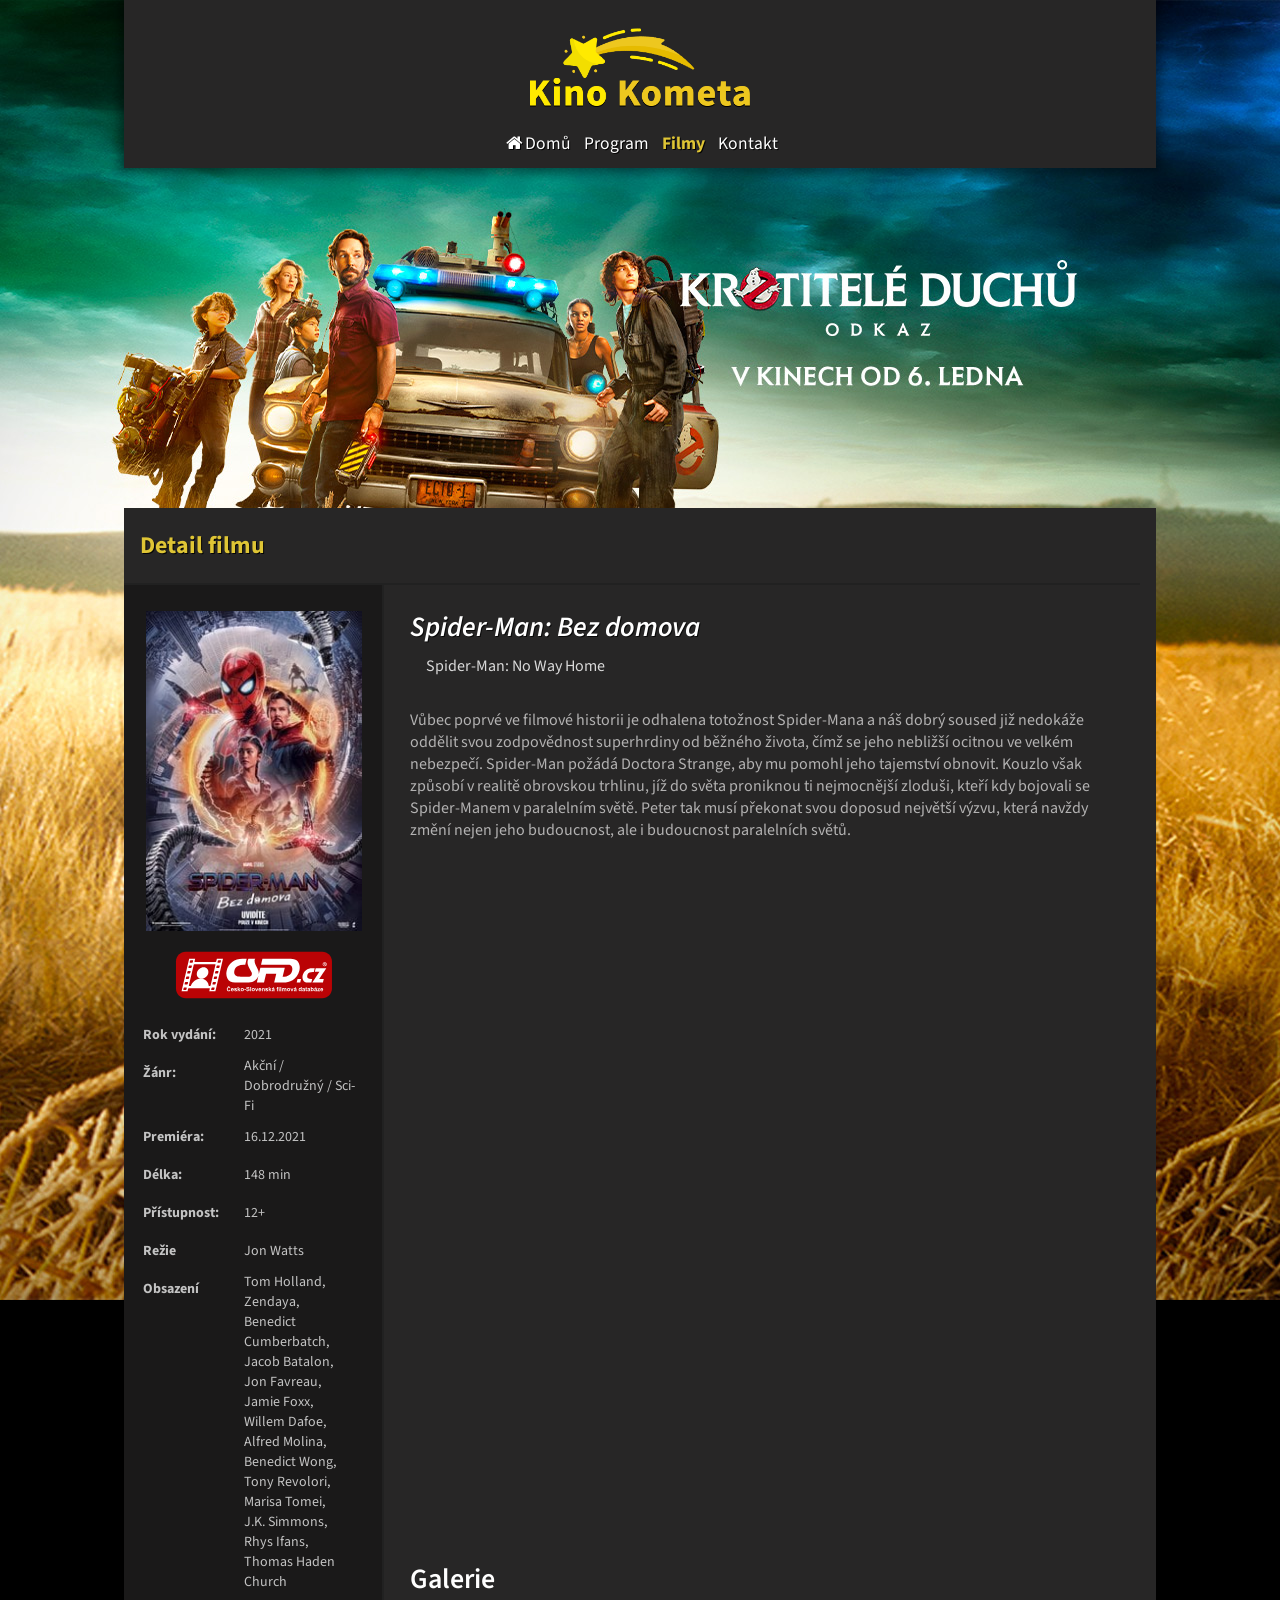
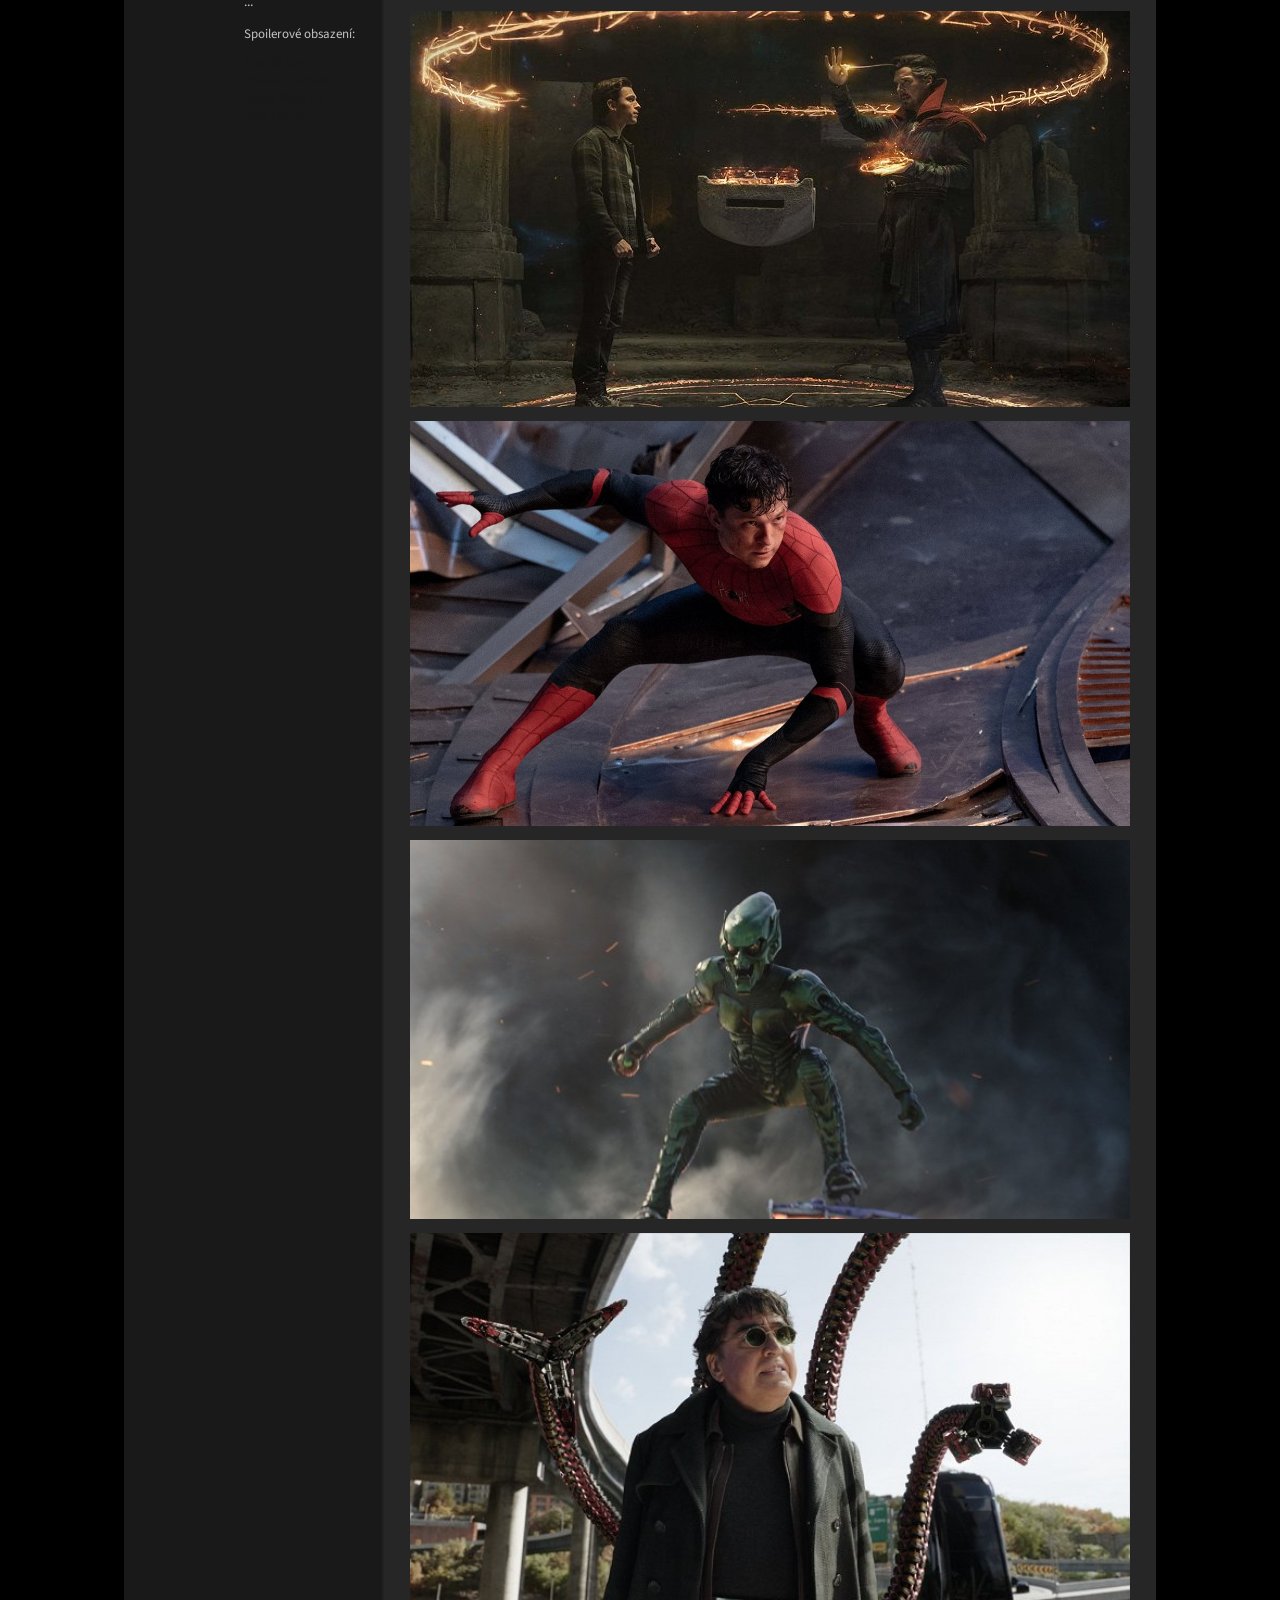
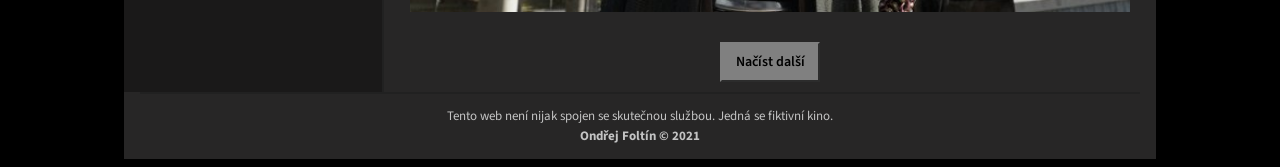
<file: kino-kometa/spiderman.html>
<!DOCTYPE html>
<html lang="cs">

<head>
    <meta charset="UTF-8">
    <meta name="author" content="Ondřej Foltín">
    <title>Kino Kometa - Filmy - Spider-Man: Bez domova</title>
    <link rel="stylesheet" href="style.css">
    <link rel="stylesheet" href="film.css">
    <link rel="shortcut icon" href="obrazky/kometa-ikona.png" type="image/x-icon">
    <link rel="stylesheet" href="https://cdnjs.cloudflare.com/ajax/libs/font-awesome/4.7.0/css/font-awesome.min.css">
    <script src="galerie.js"></script>
    <script src="pozadi.js"></script>
</head>

<body>
    <div id="hlavicka">
        <header>
            <div id="logo">
                <img class="logo-obrazek" src="obrazky/logo2BIG.png" alt="">
            </div>
        </header>
        <nav>
            <div class="navigace">
                <a href="index.html"><i class="fa fa-fw fa-home"></i>Domů</a>
                <a href="program.html">Program</a>
                <a class="active" href="filmy.html">Filmy</a>
                <a href="index.html#kontakt">Kontakt</a>
            </div>
        </nav>
    </div>
    <div id="container">
        <main>
            <h2>Detail filmu</h2>
            <hr class="hr">
            <div class="row">
                <div class="column left">
                    <img class="poster" src="plakaty/spider-man_nwh_doctor_strange_mj_small.jpg" alt="Malý Spider-Man">
                    <a href="https://www.csfd.cz/film/792852-spider-man-bez-domova/prehled/" target="_blank"><img
                            id="csfd" src="obrazky/csfd.svg" alt="ČSFD"></a>
                    <div class="detaily">
                        <table>
                            <tr>
                            <td></td>
                            <td class="mezera"></td>
                            <td></td>
                            </tr>
                            <tr>
                                <th>Rok vydání:</th>
                                <td></td>
                                <td>2021</td>
                            </tr>
                            <tr>
                                <th>Žánr:</th>
                                <td></td>
                                <td>Akční / Dobrodružný / Sci-Fi</td>
                            </tr>
                            <tr>
                                <th>Premiéra:</th>
                                <td></td>
                                <td>16.12.2021</td>
                            </tr>
                            <tr>
                                <th>Délka:</th>
                                <td></td>
                                <td>148 min</td>
                            </tr>
                            <tr>
                                <th>Přístupnost:</th>
                                <td></td>
                                <td>12+</td>
                            </tr>
                            <tr>
                                <th>Režie</th>
                                <td></td>
                                <td>Jon Watts</td>
                            </tr>
                            <tr>
                                <th>Obsazení</th>
                                <td></td>
                                <td> Tom Holland,<br> Zendaya,<br> Benedict Cumberbatch, <br>Jacob Batalon,<br> Jon
                                    Favreau,<br> Jamie Foxx,<br> Willem Dafoe,<br> Alfred Molina,<br> Benedict Wong,<br>
                                    Tony Revolori,<br> Marisa Tomei,<br> J.K. Simmons,<br> Rhys Ifans,<br> Thomas Haden
                                    Church<br>...<p id="spoiler-obsazeni">Spoilerové obsazení:</p> <p id="spoiler">Charlie Cox,<br> Andrew Garfield,<br> Tobey
                                        Maguire,<br> Tom Hardy</p>
                                </td>
                            </tr>
                        </table>
                    </div>

                    <div class="vl"></div>
                </div>
                <div class="column right">
                    <div class="o-filmu">
                        <p class="nazevfilmu"><i>Spider-Man: Bez domova</i></p>
                        <p class="podtext">Spider-Man: No Way Home</p>
                        <p class="popis">Vůbec poprvé ve filmové historii je odhalena totožnost Spider-Mana a náš dobrý
                            soused již nedokáže oddělit svou zodpovědnost superhrdiny od běžného života, čímž se jeho
                            nebližší ocitnou ve velkém nebezpečí.
                            Spider-Man požádá Doctora Strange, aby mu pomohl jeho tajemství obnovit. Kouzlo však způsobí
                            v realitě obrovskou trhlinu, jíž do světa proniknou ti nejmocnější zloduši, kteří kdy
                            bojovali se Spider-Manem v paralelním světě.
                            Peter tak musí překonat svou doposud největší výzvu, která navždy změní nejen jeho
                            budoucnost, ale i budoucnost paralelních světů.</p>
                        <div class="trailer">
                            <iframe src="https://www.youtube.com/embed/eP4opBIIsdE"
                                title="Spider-Man: Bez Domova - dabovaný trailer" frameborder="0"
                                allow="accelerometer; autoplay; clipboard-write; encrypted-media; gyroscope; picture-in-picture"
                                allowfullscreen></iframe>
                            <iframe src="https://www.youtube.com/embed/zj0S_Jwdyl8"
                                title="Spider-Man: Bez Domova - dabovaný trailer" frameborder="0"
                                allow="accelerometer; autoplay; clipboard-write; encrypted-media; gyroscope; picture-in-picture"
                                allowfullscreen></iframe>
                        </div>
                        <div class="galerie">
                            <p>Galerie</p>
                            <img src="obrazky/spider-man/parker_strange.jpg" alt="Peter Parker & Doctor Strange">
                            <img src="obrazky/spider-man/spider-man_pose.jpg" alt="Spider-Man póza">
                            <img src="obrazky/spider-man/greengoblin.jpg" alt="Green Goblin a.k.a Norman Osborn">
                            <img src="obrazky/spider-man/docock.jpg"
                                alt="Dr. Otto Octavius a.k.a Doctor Octopus a.k.a Doc Ock">
                        </div>
                        <div id="nacist">
                            <button onclick="myFunction()">Načíst další</button>
                        </div>
                        <div id="myDIV">
                            <img src="obrazky/spider-man/electro.jpg" alt="Electro">
                            <img src="obrazky/spider-man/spider-man_strange.jpg" alt="Spider-Man & Doctor Strange">
                        </div>
                    </div>
                </div>
            </div>
        </main>
        <footer>
            <p>Tento web není nijak spojen se skutečnou službou. Jedná se fiktivní kino.</p>
            <p><b>Ondřej Foltín &copy; 2021</b></p>
        </footer>
    </div>
</body>

</html>
</file>
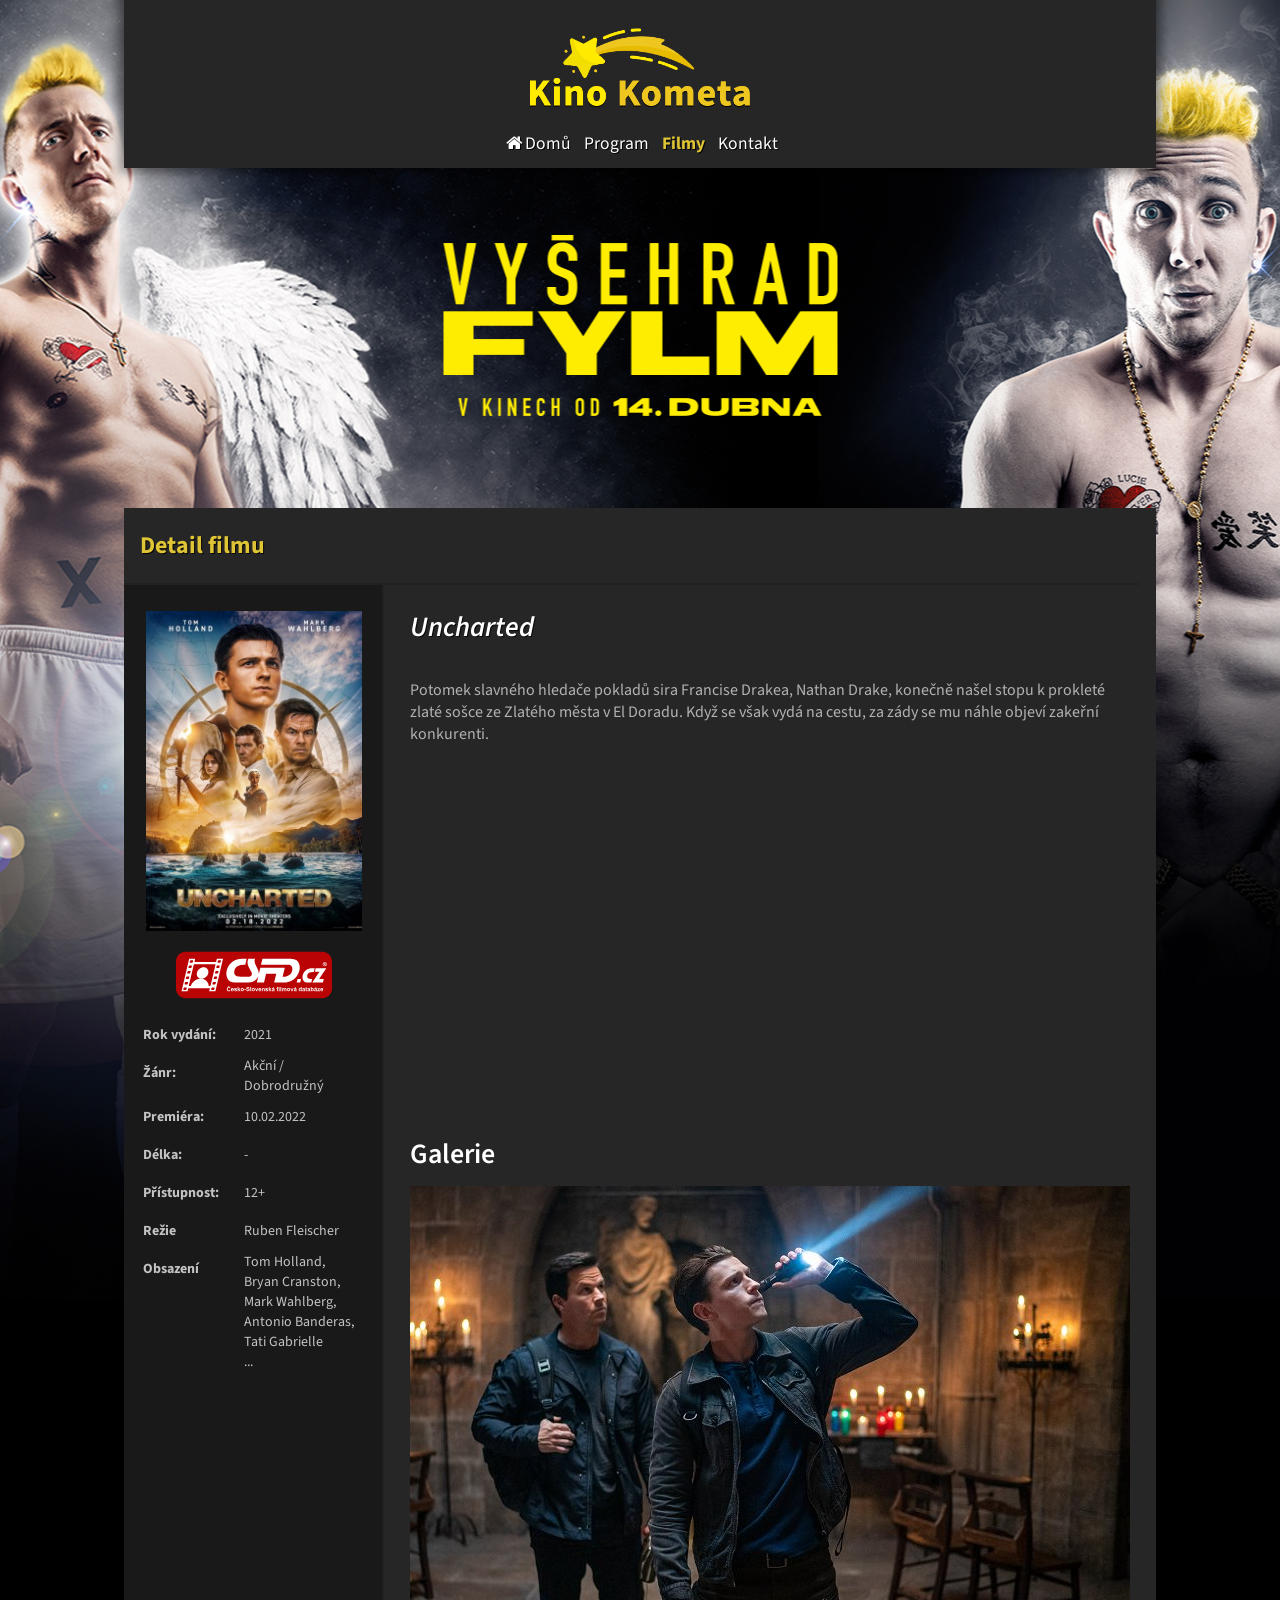
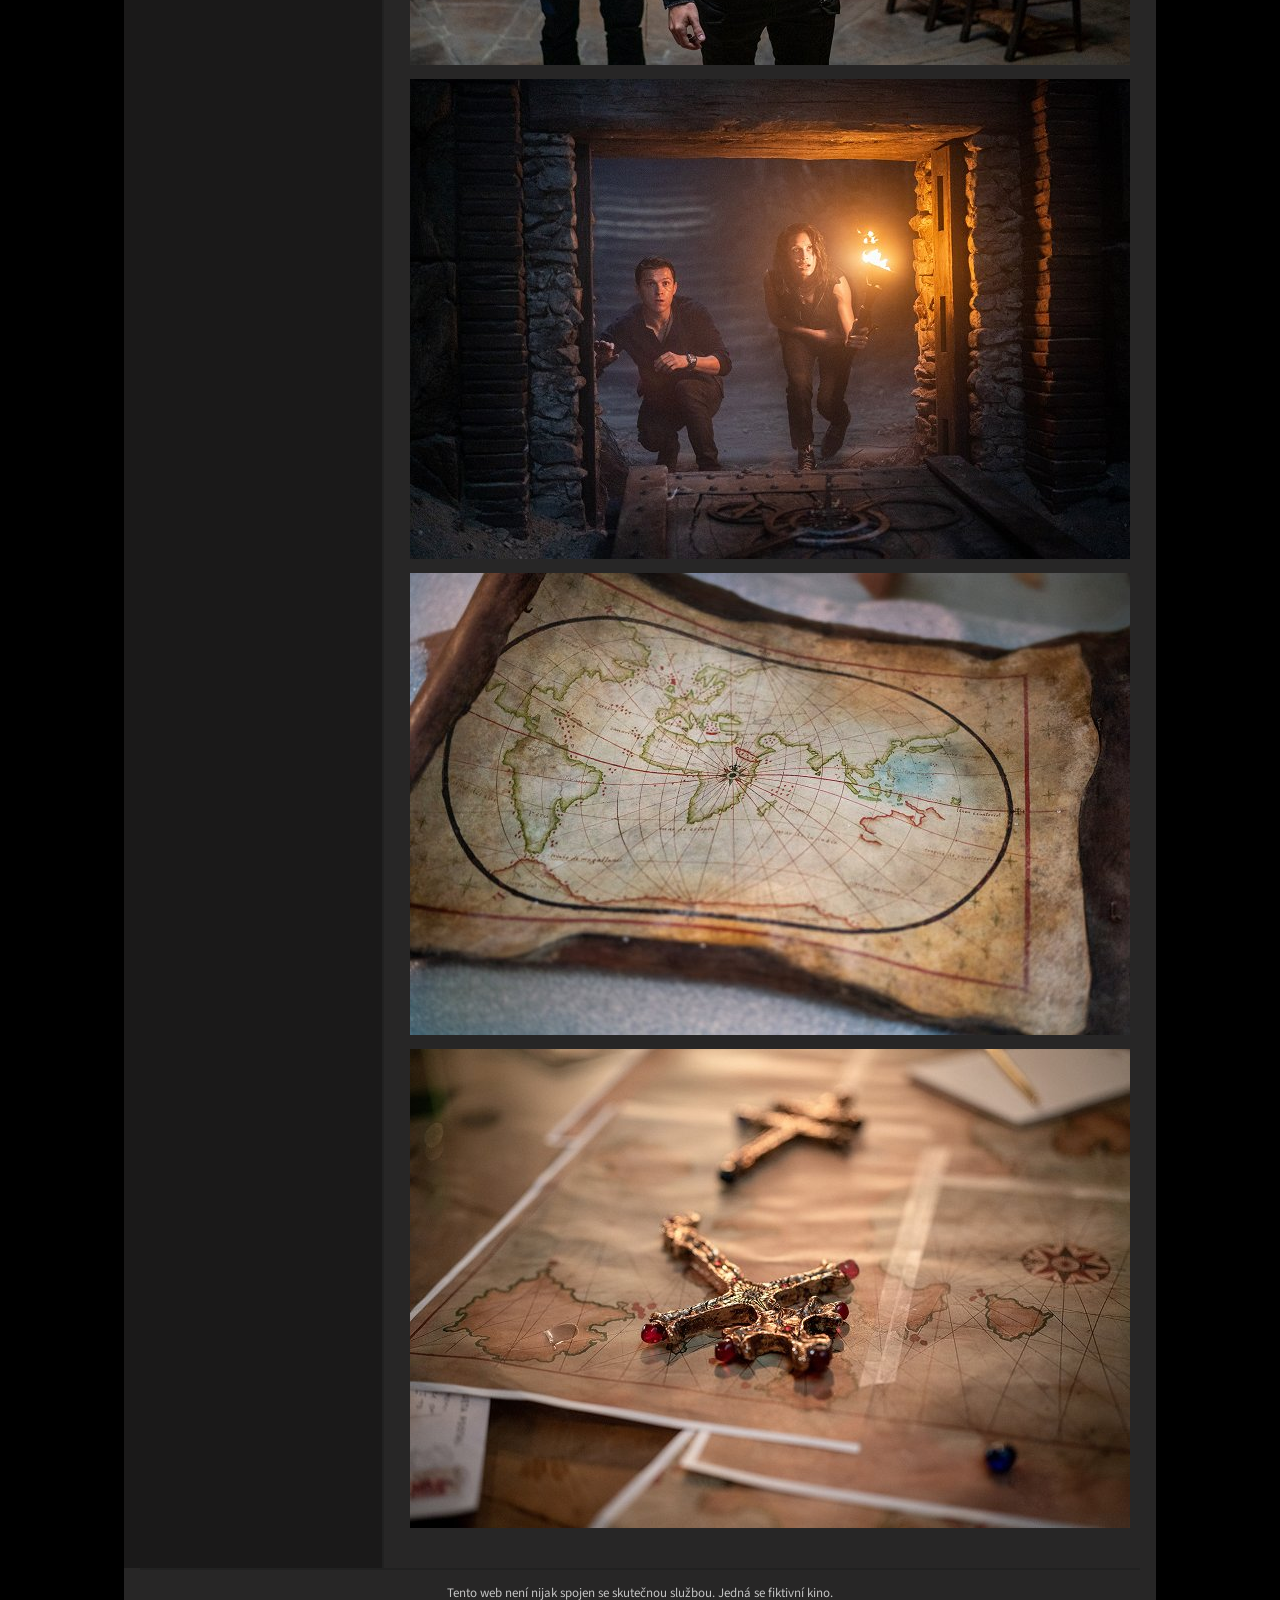
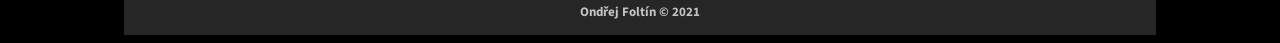
<file: kino-kometa/uncharted.html>
<!DOCTYPE html>
<html lang="cs">

<head>
    <meta charset="UTF-8">
    <meta name="author" content="Ondřej Foltín">
    <title>Kino Kometa - Filmy - Uncharted</title>
    <link rel="stylesheet" href="style.css">
    <link rel="stylesheet" href="film.css">
    <link rel="shortcut icon" href="obrazky/kometa-ikona.png" type="image/x-icon">
    <link rel="stylesheet" href="https://cdnjs.cloudflare.com/ajax/libs/font-awesome/4.7.0/css/font-awesome.min.css">
    <script src="galerie.js"></script>
    <script src="pozadi.js"></script>
</head>

<body>
    <div id="hlavicka">
        <header>
            <div id="logo">
                <img class="logo-obrazek" src="obrazky/logo2BIG.png" alt="">
            </div>
        </header>
        <nav>
            <div class="navigace">
                <a href="index.html"><i class="fa fa-fw fa-home"></i>Domů</a>
                <a href="program.html">Program</a>
                <a class="active" href="filmy.html">Filmy</a>
                <a href="index.html#kontakt">Kontakt</a>
            </div>
        </nav>
    </div>
    <div id="container">
        <main>
            <h2>Detail filmu</h2>
            <hr class="hr">
            <div class="row">
                <div class="column left">
                    <img class="poster" src="plakaty/Uncharted-movie-poster.jpeg" alt="Malý Matrix">
                    <a href="https://www.csfd.cz/film/285564-uncharted/prehled/" target="_blank"><img id="csfd"
                            src="obrazky/csfd.svg" alt="ČSFD"></a>
                    <div class="detaily">
                        <table>
                            <tr>
                                <td></td>
                                <td class="mezera"></td>
                                <td></td>
                            </tr>
                            <tr>
                                <th>Rok vydání:</th>
                                <td></td>
                                <td>2021</td>
                            </tr>
                            <tr>
                                <th>Žánr:</th>
                                <td></td>
                                <td>Akční / Dobrodružný</td>
                            </tr>
                            <tr>
                                <th>Premiéra:</th>
                                <td></td>
                                <td>10.02.2022</td>
                            </tr>
                            <tr>
                                <th>Délka:</th>
                                <td></td>
                                <td>-</td>
                            </tr>
                            <tr>
                                <th>Přístupnost:</th>
                                <td></td>
                                <td>12+</td>
                            </tr>
                            <tr>
                                <th>Režie</th>
                                <td></td>
                                <td>Ruben Fleischer</td>
                            </tr>
                            <tr>
                                <th>Obsazení</th>
                                <td></td>
                                <td>Tom Holland,<br> Bryan Cranston,<br> Mark Wahlberg,<br> Antonio Banderas,<br> Tati
                                    Gabrielle<br>...
                                </td>
                            </tr>
                        </table>
                    </div>

                    <div class="vl"></div>
                </div>
                <div class="column right">
                    <div class="o-filmu">
                        <p class="nazevfilmu"><i>Uncharted</i></p>
                        <p class="popis">Potomek slavného hledače pokladů sira Francise Drakea, Nathan Drake, konečně
                            našel stopu k prokleté zlaté sošce ze Zlatého města v El Doradu. Když se však vydá na cestu,
                            za zády se mu náhle objeví zakeřní konkurenti.</p>
                        <div class="trailer">
                            <iframe width="560" height="315" src="https://www.youtube.com/embed/vNgeQn1BiG8"
                                title="Uncharted trailer" frameborder="0"
                                allow="accelerometer; autoplay; clipboard-write; encrypted-media; gyroscope; picture-in-picture"
                                allowfullscreen></iframe>
                        </div>
                        <div class="galerie">
                            <p>Galerie</p>
                            <img src="obrazky/uncharted/165715933_108a77.jpg" alt="">
                            <img src="obrazky/uncharted/165746432_dddb5b.jpg" alt="">
                            <img src="obrazky/uncharted/165967882_a1cdc2.jpg" alt="">
                            <img src="obrazky/uncharted/165967884_2803f1.jpg" alt="">
                        </div>
                    </div>
                </div>
            </div>
        </main>
        <footer>
            <p>Tento web není nijak spojen se skutečnou službou. Jedná se fiktivní kino.</p>
            <p><b>Ondřej Foltín &copy; 2021</b></p>
        </footer>
    </div>
</body>

</html>
</file>
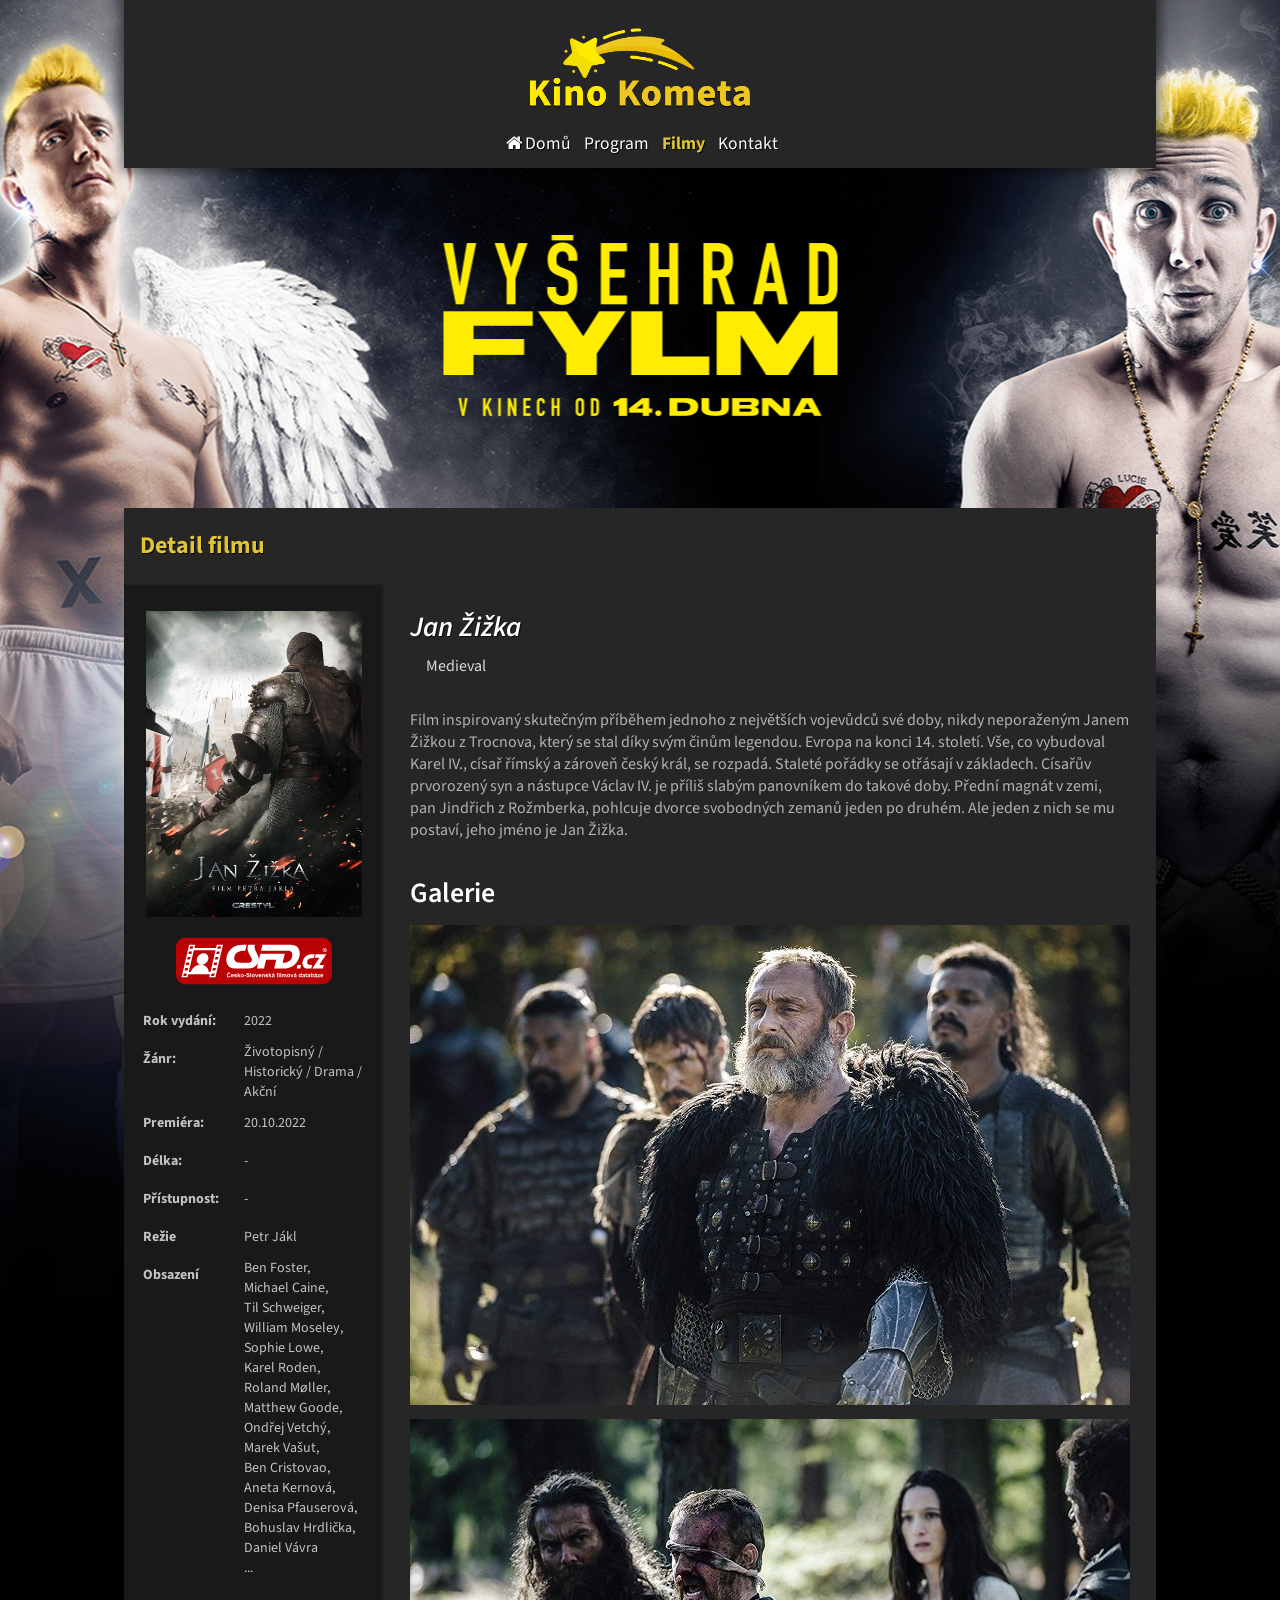
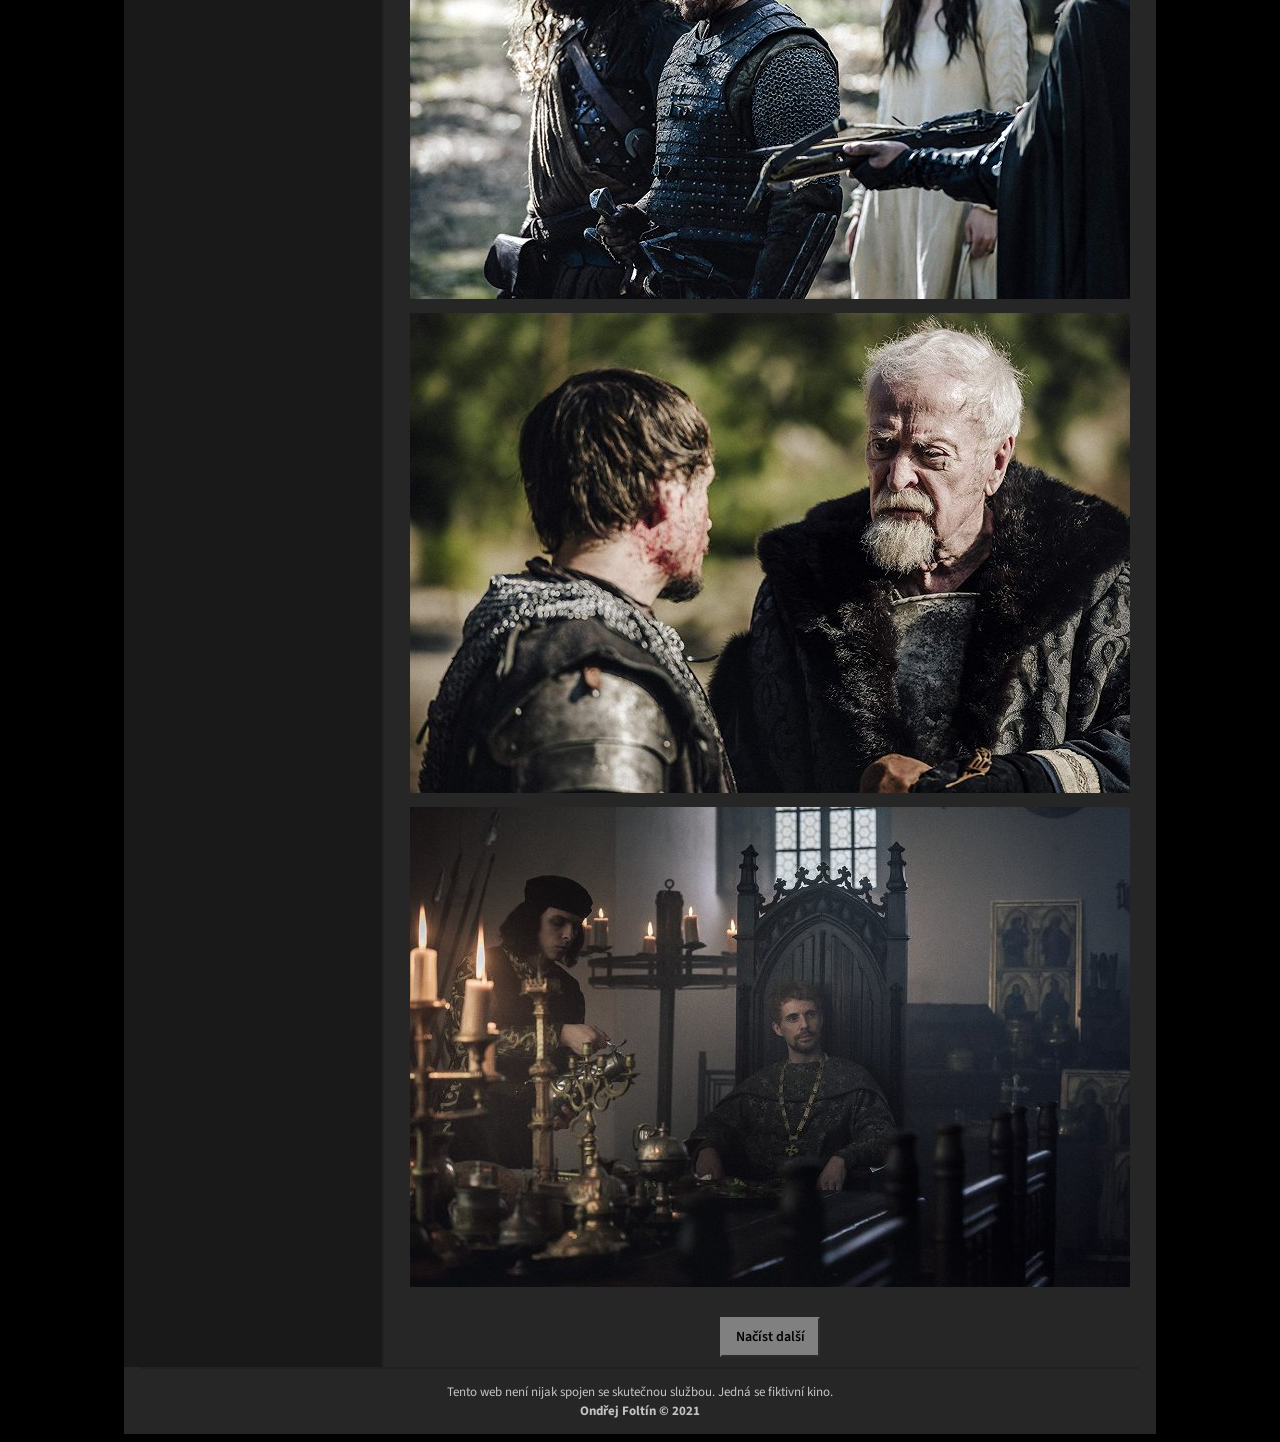
<file: kino-kometa/zizka.html>
<!DOCTYPE html>
<html lang="cs">

<head>
    <meta charset="UTF-8">
    <meta name="author" content="Ondřej Foltín">
    <title>Kino Kometa - Filmy - Jan Žižka</title>
    <link rel="stylesheet" href="style.css">
    <link rel="stylesheet" href="film.css">
    <link rel="shortcut icon" href="obrazky/kometa-ikona.png" type="image/x-icon">
    <link rel="stylesheet" href="https://cdnjs.cloudflare.com/ajax/libs/font-awesome/4.7.0/css/font-awesome.min.css">
    <script src="galerie.js"></script>
    <script src="pozadi.js"></script>
</head>

<body>
    <div id="hlavicka">
        <header>
            <div id="logo">
                <img class="logo-obrazek" src="obrazky/logo2BIG.png" alt="">
            </div>
        </header>
        <nav>
            <div class="navigace">
                <a href="index.html"><i class="fa fa-fw fa-home"></i>Domů</a>
                <a href="program.html">Program</a>
                <a class="active" href="filmy.html">Filmy</a>
                <a href="index.html#kontakt">Kontakt</a>
            </div>
        </nav>
    </div>
    <div id="container">
        <main>
            <h2>Detail filmu</h2>
            <hr class="hr">
            <div class="row">
                <div class="column left">
                    <img class="poster" src="plakaty/zizka2.jpg" alt="Žižka poster">
                    <a href="https://www.csfd.cz/film/372834-jan-zizka/prehled" target="_blank"><img id="csfd"
                            src="obrazky/csfd.svg" alt="ČSFD"></a>
                    <div class="detaily">
                        <table>
                            <tr>
                                <td></td>
                                <td class="mezera"></td>
                                <td></td>
                            </tr>
                            <tr>
                                <th>Rok vydání:</th>
                                <td></td>
                                <td>2022</td>
                            </tr>
                            <tr>
                                <th>Žánr:</th>
                                <td></td>
                                <td>Životopisný / Historický / Drama / Akční</td>
                            </tr>
                            <tr>
                                <th>Premiéra:</th>
                                <td></td>
                                <td>20.10.2022</td>
                            </tr>
                            <tr>
                                <th>Délka:</th>
                                <td></td>
                                <td>-</td>
                            </tr>
                            <tr>
                                <th>Přístupnost:</th>
                                <td></td>
                                <td>-</td>
                            </tr>
                            <tr>
                                <th>Režie</th>
                                <td></td>
                                <td>Petr Jákl</td>
                            </tr>
                            <tr>
                                <th>Obsazení</th>
                                <td></td>
                                <td> Ben Foster, <br> Michael Caine,<br> Til Schweiger,<br> William Moseley,<br> Sophie
                                    Lowe,<br> Karel
                                    Roden,<br> Roland Møller,<br> Matthew Goode,<br> Ondřej Vetchý,<br> Marek Vašut,<br>
                                    Ben Cristovao,<br>
                                    Aneta Kernová,<br> Denisa Pfauserová,<br> Bohuslav Hrdlička,<br> Daniel Vávra<br>...
                                </td>
                            </tr>
                        </table>
                    </div>

                    <div class="vl"></div>
                </div>
                <div class="column right">
                    <div class="o-filmu">
                        <p class="nazevfilmu"><i>Jan Žižka</i></p>
                        <p class="podtext">Medieval</p>
                        <p class="popis">Film inspirovaný skutečným příběhem jednoho z největších vojevůdců své doby,
                            nikdy neporaženým Janem Žižkou z Trocnova, který se stal díky svým činům legendou. Evropa na
                            konci 14. století. Vše, co vybudoval Karel IV., císař římský a zároveň český král, se
                            rozpadá. Staleté pořádky se otřásají v základech. Císařův prvorozený syn a nástupce Václav
                            IV. je příliš slabým panovníkem do takové doby. Přední magnát v zemi, pan Jindřich z
                            Rožmberka, pohlcuje dvorce svobodných zemanů jeden po druhém. Ale jeden z nich se mu
                            postaví, jeho jméno je Jan Žižka.</p>
                        <div class="trailer">
                        </div>
                        <div class="galerie">
                            <p>Galerie</p>
                            <img src="obrazky/zizka/163088543_feb4c2.jpg" alt="">
                            <img src="obrazky/zizka/163088545_895528.jpg" alt="">
                            <img src="obrazky/zizka/163088546_fc77eb.jpg" alt="">
                            <img src="obrazky/zizka/163122405_8ceadc.jpg" alt="">
                        </div>
                        <div id="nacist">
                            <button onclick="myFunction()">Načíst další</button>
                        </div>
                        <div id="myDIV">
                            <img src="obrazky/zizka/163088551_97b978.jpg" alt="">
                            <img src="obrazky/zizka/165777564_6eadec.jpg" alt="">
                        </div>
                    </div>
                </div>
            </div>
        </main>
        <footer>
            <p>Tento web není nijak spojen se skutečnou službou. Jedná se fiktivní kino.</p>
            <p><b>Ondřej Foltín &copy; 2021</b></p>
        </footer>
    </div>
</body>

</html>
</file>
<file: kino-kometa/style.css>
@import url('https://fonts.googleapis.com/css2?family=Source+Sans+Pro:wght@300;400;600;700&display=swap');


body {
    /* font-family: 'Roboto Condensed', sans-serif; */
    font-family: 'Source Sans Pro', sans-serif;
    /* font-family: 'Ubuntu', sans-serif; */
    background-color: black;
    background-repeat: no-repeat;
    background-attachment: scroll;
    background-position: top;
    color: rgb(195, 195, 195);
    margin: 0 auto;
    
    
}

h1,h2 {
    color: rgb(223, 197, 53);
    text-shadow: 1px 1px rgba(0, 0, 0, 0.89);
}
#hlavicka {
    background-color: hsl(0, 1%, 15%);
    max-width: 1000px;
    margin: 0 auto;
    text-align: center;
    padding: 0.75em 1em;
    box-shadow: 0px 0px 10px 5px hsla(0, 0%, 0%, 0.438);
    margin-top: -.5em;
}
header {
    margin-bottom: 1.5em;
}

#logo {
    margin-top: 1.5em;
    display: flex;
    flex-shrink: 0;
    position:relative;
    text-align: center;
}

.logo-obrazek {
    object-fit:cover;
    width:220px;
    margin: 0 auto;
}



#container {
    background-color: hsl(0, 1%, 15%);
    max-width: 1000px;
    padding: 0.1px 1em;
    margin: 0 auto;
    margin-top: 340px;
}

.navigace {
    word-spacing: 10px;
    text-shadow: 1px 1px rgba(0, 0, 0, 0.904);
}

.navigace a {
    color: white;
    text-decoration: none;
    font-size: 110%;
}
.navigace a:hover {
    color: rgb(223, 197, 53);
}

.navigace a.active {
    color: rgb(223, 197, 53);
    font-weight: bold;

}

.hlavnifilm {
    margin: auto;
    height: 534px;
    width: 360px;
    position: relative;
}

.spider-man {
    opacity: 1;
    transition: .5s ease;
    backface-visibility: hidden;
}

.middle {
    transition: .5s ease;
    opacity: 0;
    position:absolute;
    top: 88%;
    left: 50%;
    transform: translate(-50%, -50%);
}

.matrix-middle {
    transition: .5s ease;
    opacity: 0;
    position:absolute;
    top: 85%;
    left: 50%;
    transform: translate(-50%, -50%);
}

.encanto-middle {
    transition: .5s ease;
    opacity: 0;
    position:absolute;
    top: 88%;
    left: 50%;
    transform: translate(-50%, -50%);
}

.eternals-middle {
    transition: .5s ease;
    opacity: 0;
    position:absolute;
    top: 88%;
    left: 50%;
    transform: translate(-50%, -50%);
}

.middle:hover {
    opacity: 1;
}

.hlavnifilm:hover .spider-man {
    opacity: 0.3;
}

.hlavnifilm:hover .middle {
    opacity: 1;
}

.text {
    background-color: rgb(223, 197, 53);
    color: white;
    font-size: 16px;
    padding: 8px 8px;
    width: 90px;
    text-shadow: 1px 1px rgb(0, 0, 0);
  }

.dalsifilmy {
    display: grid;
    grid-template-columns: 1fr 1fr 1fr;
    grid-auto-rows: 350px;
    margin-top: 3em;
    text-align: center;
}

.dalsifilmy img {
    width: 100%;
}

.matrix-film {
    margin: auto;
    position: relative;
}

.encanto-film {
    margin: auto;
    position: relative;
}

.eternals-film {
    margin: auto;
    position: relative;
}

.matrix {
    opacity: 1;
    transition: .5s ease;
    backface-visibility: hidden
}
.matrix-film:hover .matrix {
    opacity: 0.3;
}

.matrix-film:hover .matrix-middle {
    opacity: 1;
}

.encanto {
    opacity: 1;
    transition: .5s ease;
    backface-visibility: hidden;
}

.encanto-film:hover .encanto {
    opacity: 0.3;
}

.encanto-film:hover .encanto-middle {
    opacity: 1;
}

.eternals {
    opacity: 1;
    transition: .5s ease;
    backface-visibility: hidden;
}

.eternals-film:hover .eternals {
    opacity: 0.3;
}

.eternals-film:hover .eternals-middle {
    opacity: 1;
}

#spider-man img {
    text-align: center;
}

footer {
    text-align: center;
    border-top: 2px solid hsl(0, 1%, 13%);
    padding: 0.5em;
    font-size: 13px;
    line-height: .5em;
}

#filmy h2 {
    border-bottom: 2px solid hsl(0, 1%, 13%);
    padding-bottom: 0.5em;
    margin-top: 1em;
}

#program {
    margin-top: 1em;
}

a {
    text-decoration: none;
}

#kontakt-sekce {
    border-top: 5px solid hsl(0, 0%, 23%);
    position: relative;
    vertical-align:top;
    
}
#kontakt-sekce h2 {
    margin-left: .5em;
    text-align: left;
}

#kontakty-vpravo {
    display:block;
    text-align: center;
    margin-bottom: 1em;
    margin-left: 2em;
}
#tabulka {
    background-color: rgb(233, 82, 82);
    color: rgb(143, 63, 63);
    width: 450px;
    height: 400px;
    font-size: 20px;
    border-collapse: collapse;
    font-size: 16px;
    color: white;
    position:relative;
    margin-left: auto;
    margin-right: auto;
    margin-top: -1em;

}
#tabulka .kinoinfo {
    background-color: rgb(143, 63, 63);
    color: rgb(233, 82, 82);
    font-size: 16px;
    padding-left: 1em;
    position: relative;
}

#tabulka .kinoinfo2 {
    padding-left: 1em;
}

.kinoinfo2 p {
    margin-left: 2em;
    margin-right: 2em;
}
.mezera-kontakt {
    height: 2em;
    background-color: rgb(143, 63, 63);
    width: 90px;
}

.mezera-kontakt2 {
    background-color: rgb(143, 63, 63);
    width: 90px;
}
#nadpis {
    font-size: 24px;
    text-shadow: 1px 1px rgba(0, 0, 0, 0.89);
    font-weight: 600;
}
.google-map {
    width: 100%;
}
.kontakty-vlevo,
#kontakty-vpravo {
  width: 50%;
  flex: 1;
  flex-direction: row;
  display: flex;
  align-items: center;
  justify-content: center;
  position:relative;
}

.kontakty-vlevo {
  font-size: 14.5px;
  margin-left: 1em;
}

#kontakt-sekce {
    margin-right: 1.5em;
    position:relative;
  }
  
.kontakty {
display: flex;
}

@media screen and (max-width: 550px) {
    .kontakty {
      display: flex;
      justify-content: center;
      align-items: center;
      flex-direction: column;
}
}
.uvedeme-filmy {
    display: grid;
    grid-template-columns: 1fr 1fr 1fr 1fr;
    grid-auto-rows: 350px;
    margin-top: 3em;
    margin-bottom: 1em;
    text-align: center;
    margin: 40px
}

.uvedeme-filmy img {
    width: 100%;
}

.doctorstrange2 {
    opacity: 1;
    transition: .5s ease;
    backface-visibility: hidden;
}

.doctorstrange2-film {
    margin: auto;
    position: relative;
}

.doctorstrange2-film:hover .doctorstrange2 {
    opacity: 0.3;
}

.doctorstrange2-film:hover .doctorstrange2-middle {
    opacity: 1;
}

.doctorstrange2-middle {
    transition: .5s ease;
    opacity: 0;
    position:absolute;
    top: 80%;
    left: 50%;
    transform: translate(-50%, -50%);
}
.batman {
    opacity: 1;
    transition: .5s ease;
    backface-visibility: hidden;
}

.batman-film {
    margin: auto;
    position: relative;
}

.batman-film:hover .batman {
    opacity: 0.3;
}

.batman-film:hover .batman-middle {
    opacity: 1;
}

.batman-middle {
    transition: .5s ease;
    opacity: 0;
    position:absolute;
    top: 88%;
    left: 50%;
    transform: translate(-50%, -50%);
}
.zizka {
    opacity: 1;
    transition: .5s ease;
    backface-visibility: hidden;
}

.zizka-film {
    margin: auto;
    position: relative;
}

.zizka-film:hover .zizka {
    opacity: 0.3;
}

.zizka-film:hover .zizka-middle {
    opacity: 1;
}

.zizka-middle {
    transition: .5s ease;
    opacity: 0;
    position:absolute;
    top: 88%;
    left: 50%;
    transform: translate(-50%, -50%);
}
.sonic2 {
    opacity: 1;
    transition: .5s ease;
    backface-visibility: hidden;
}

.sonic2-film {
    margin: auto;
    position: relative;
}

.sonic2-film:hover .sonic2 {
    opacity: 0.3;
}

.sonic2-film:hover .sonic2-middle {
    opacity: 1;
}

.sonic2-middle {
    transition: .5s ease;
    opacity: 0;
    position:absolute;
    top: 88%;
    left: 50%;
    transform: translate(-50%, -50%);
}

#uvedeme h2 {
    border-top: 2px solid hsl(0, 1%, 13%);
    margin-top: .5em;
    margin-bottom: -1em;
    padding-top: 0.5em;
}
</file>
<file: kino-kometa/film.css>
.o-filmu p:first-child{
    font-size:1.75em; 
    color: white;
    font-weight: 600;
}

.column {
    float: left;
    padding: 10px;
}
  
.row {
    display: flex;
  }
  
.left {
    margin-left: -1em;
    width: 250px;
    text-align: center;
    background-color: hsl(0, 1%, 10%);
    position: relative;
    height: auto;
}

.right {
    width: 75%;
    margin-left: 1em;
    position: relative;
    margin-top: -1em;
}
.right img {
    position: relative;
}

#csfd {
    width: 75%;
    margin-top: .5em;
}

#spoiler {
    color:hsl(0, 1%, 10%);
    transition: .5s ease;
    opacity: 100;
    position:absolute;
    margin-top: -0.25em;
    font-size: 13px;
}

#spoiler:hover {
    color:hsl(0, 1%, 30%);
}

#spoiler-obsazeni{
    font-size: 13px;
}

.nazevfilmu {
    text-shadow: 1px 1px rgba(0, 0, 0, 0.750);
}
.podtext {
    margin-top: -1.25em;
    margin-left: 1em;
    color: hsl(0, 0%, 85%);
}

.popis {
    margin-top: 2em;
    color: hsl(0, 1%, 70%);
    margin-bottom: 2em;
    width: 100%;
}

.poster {
    margin-top: 1em;
    width: 90%;
}
hr { 
    border: 0; border-top: 2px solid hsl(0, 1%, 13%); margin-left: -1em; margin-bottom: 0;
}

.vl {
    border-left: 2px solid hsl(0, 1%, 13%);
    height: 100%;
    position: absolute;
    right: 0%;
    margin-left: -3px;
    top: 0;
}

.trailer iframe{
    width: 560px; 
    height: 315px;
    margin-bottom: 0.5em;
}
.trailer {
    text-align: center;
    margin-bottom: 1em;
}
.detaily {
    font-size: 14px;
    text-align: left;
    margin-left: 1em;
}
.mezera {
    width: 18px;
}

table {
    margin-left: -0.5em;
    margin-right: 0.5em;
}

th {
    line-height: 16px;
    padding: 10px 0;
    vertical-align: top;
    text-align: left;
}

td {
    text-align: left;
}


.galerie img {
    width: 100%;
    margin-top: -1em;
    margin-bottom: 1.5em;
}
#myDIV {
    text-align: center;
    margin-top: 20px;
    width: 100%;
    display: none;
}
#myDIV img {
    width: 100%;
    margin-bottom: .5em;
}
#nacist {
    display: flex; 
    justify-content: center; 
    align-items: center; 
    
}
#nacist button {
    background-color: grey;
    border-color: grey;
    width: 100px;
    height: 40px;
    display: inline-block;
    font-size: 14px;
    font-weight: 600;
    font-family: 'Source Sans Pro', sans-serif;
}
</file>
<file: kino-kometa/filmy.css>
.plakat {
    height: 314px;
}
.plakatnik {
    vertical-align: top;
}

h2 {
    text-align: left !important
}

table {
    position: relative;
    justify-content: left;
}

.mezera {
    width: 800px;
}

.tlacitka {
    display: flex; 
    justify-content: center; 
    align-items: center;
    margin-bottom: 1em;
}
.tlacitka button {
    background-color: rgb(223, 197, 53);
    border-color: rgb(223, 197, 53);
    width: 100px;
    height: 40px;
    font-size: 14px;
    font-weight: 600;
    font-family: 'Source Sans Pro', sans-serif;
}
#filmy1 {
    text-align: center;
    display: block;
}


#filmy2 {
    text-align: center;
    display: none;
}

.mezerainfo {
    width: 300px;
    text-align: left;
    vertical-align: top;
}
.mezerainfo img {
    vertical-align: top;
}
.mezerainfo .nazev {
    font-size:1.25em; 
    color: white;
    text-decoration: underline;
    margin-bottom: -.5em;
}
.mezerainfo p {
    margin-left: .5em;
}

.mezerainfo a:hover {
    text-decoration: none;
}

.hr { 
    border: 0; border-top: 2px solid hsl(0, 1%, 13%); margin-top: -1.5em; margin-bottom: 1em;
}

.plakaty p:hover {
    text-decoration: none;
}
h3 {
    text-align: left;
}

.info {
    color:hsl(0, 0%, 45%);
    font-size: 0.9em;
    margin-top: 1.5em;
}

.o-filmu {
    font-size: 14px;
    margin-right: 1.5em;
}
</file>
<file: kino-kometa/program.css>
@media screen and (max-width: 900px) {

    #container  {
        width: fit-content;
}
}

#dny {
    margin-left: 2.25em;
}
.dny {
    width: 1000px;
}

#filmy1 {
    background-color: hsl(51, 100%, 30%);
    margin-top: .5em;
    text-align: center;
    margin-left: auto;
    margin-right: auto;
    width: 922px;
    color: white;
    display: block;
}

#filmy1 img {
    width: 60px;
    margin: 0 auto;
    float: left;
    position: relative;
}
#filmy2 {
    background-color: hsl(51, 100%, 30%);
    margin-top: .5em;
    text-align: center;
    margin-left: auto;
    margin-right: auto;
    width: 922px;
    color: white;
    display: none;
}

#filmy2 img {
    width: 60px;
    margin: 0 auto;
    float: left;
    position: relative;
}


.tentotyden {
    width: 130px;
    color: white;
    height: 40px;
}

.dny td:first-child {
    width: 290px;
    text-align: center;
}

.dny td {
    width: 86px;
    text-align: center;
}

#filmy1 #filmy2 td {
    table-layout:fixed;
}

#filmy1 #filmy2 th {
    text-align: left;
}
td.film {
    width: 290px;
}
.film-info {
    margin-left: 5em;
    margin-top: 1em;
    text-align: left;
}
.film-info span {
    vertical-align: middle;
}
.filmy td {
    width: 88px;
    text-align: center;
    
}
.filmy td:first-child {
    width: 150px;
}
#filmy1 table {
    border: 1px solid  hsl(51, 100%, 15%);
    border-collapse: collapse;
    
}
#filmy2 table {
    border: 1px solid  hsl(51, 100%, 15%);
    border-collapse: collapse;
}


#filmy1 table, #filmy1 th, #filmy1 td  {
    border-bottom: 1px solid hsl(51, 100%, 15%);
    border-radius: 922px;
    border-collapse: collapse;
}
#filmy2 table, #filmy2 th, #filmy2 td  {
    border-bottom: 1px solid hsl(51, 100%, 15%);
    border-radius: 922px;
    border-collapse: collapse;
}

.pristupnout {
    position: relative;
    display: inline-block;
    border-bottom: 1px dotted black;
    
}
.pristupnost-text {
    visibility: hidden;
    width: 120px;
    text-align: center;
    color: hsl(0, 0%, 25%);
}

.pristupnost:hover .pristupnost-text {
    visibility: visible;
}
.zneni, .pristupnost {
    color: hsl(0, 0%, 85%);
    font-size: 14px;
}
.film-info .nazevfilmu {
    text-decoration: none;
    color: white;
}
.film-info .nazevfilmu:hover{
    text-decoration: underline;
}
#tlacitka {
    display: flex; 
    justify-content: center; 
    align-items: center;
    margin-bottom: 1em;
}
#tlacitka2 {
    display: flex; 
    justify-content: center; 
    align-items: center;
    margin-bottom: 1em;
}

#tlacitka button {
    background-color: rgb(223, 197, 53);
    border-color: rgb(223, 197, 53);
    width: 100px;
    height: 40px;
    font-size: 14px;
    font-weight: 600;
    font-family: 'Source Sans Pro', sans-serif;
}
#tlacitka2 button {
    background-color: rgb(223, 197, 53);
    border-color: rgb(223, 197, 53);
    width: 100px;
    height: 40px;
    font-size: 14px;
    font-weight: 600;
    font-family: 'Source Sans Pro', sans-serif;
}
table #tlacitka #tlacitka2 {
    position: relative;
    justify-content: left;
}

#tlacitka {
    display: block;
}

#tlacitka2 {
    display: none;
}

h2 {
    text-align: left !important
}
.mezera {
    width: 800px;
}

.hr { 
    border: 0; border-top: 2px solid hsl(0, 1%, 13%); margin-top: -1.5em; margin-bottom: 1em;
}
.dva {
    display: block;
    margin-bottom: .4em;
}

.tri {
    display: block;
    margin-bottom: .3em;
}
#filmy1 #filmy2 table {
    margin-bottom: 1em;
}
#legenda {
    margin-left: 3em;
    font-size: 14px;
    /* margin-left: 25em; */
}
#legendanadpis {
    margin-bottom: -0.75em;
}
#cenik-table {
    border: solid 1px hsl(0, 1%, 13%);
    margin-left: 2.25em;
    margin-bottom: 1em;
    border-collapse: collapse;
    color: white;
    background-color: rgb(90, 146, 34);
    
}
#cenik-table td{
    padding: 1em;
    border: solid 1px hsl(0, 1%, 13%);
    border-collapse: collapse;
    text-align: center;
}
#nazvy-vstupne {
    background: rgb(66, 109, 24);
}

#cenik-table td {
    width: 100px;
}

#legenda {
    float: left;
    font-size: 14px;
    width: 400px;
    margin-left: 5em;
}

#cenik {
    overflow: hidden;
    font-size: 14px;
}
</file>
